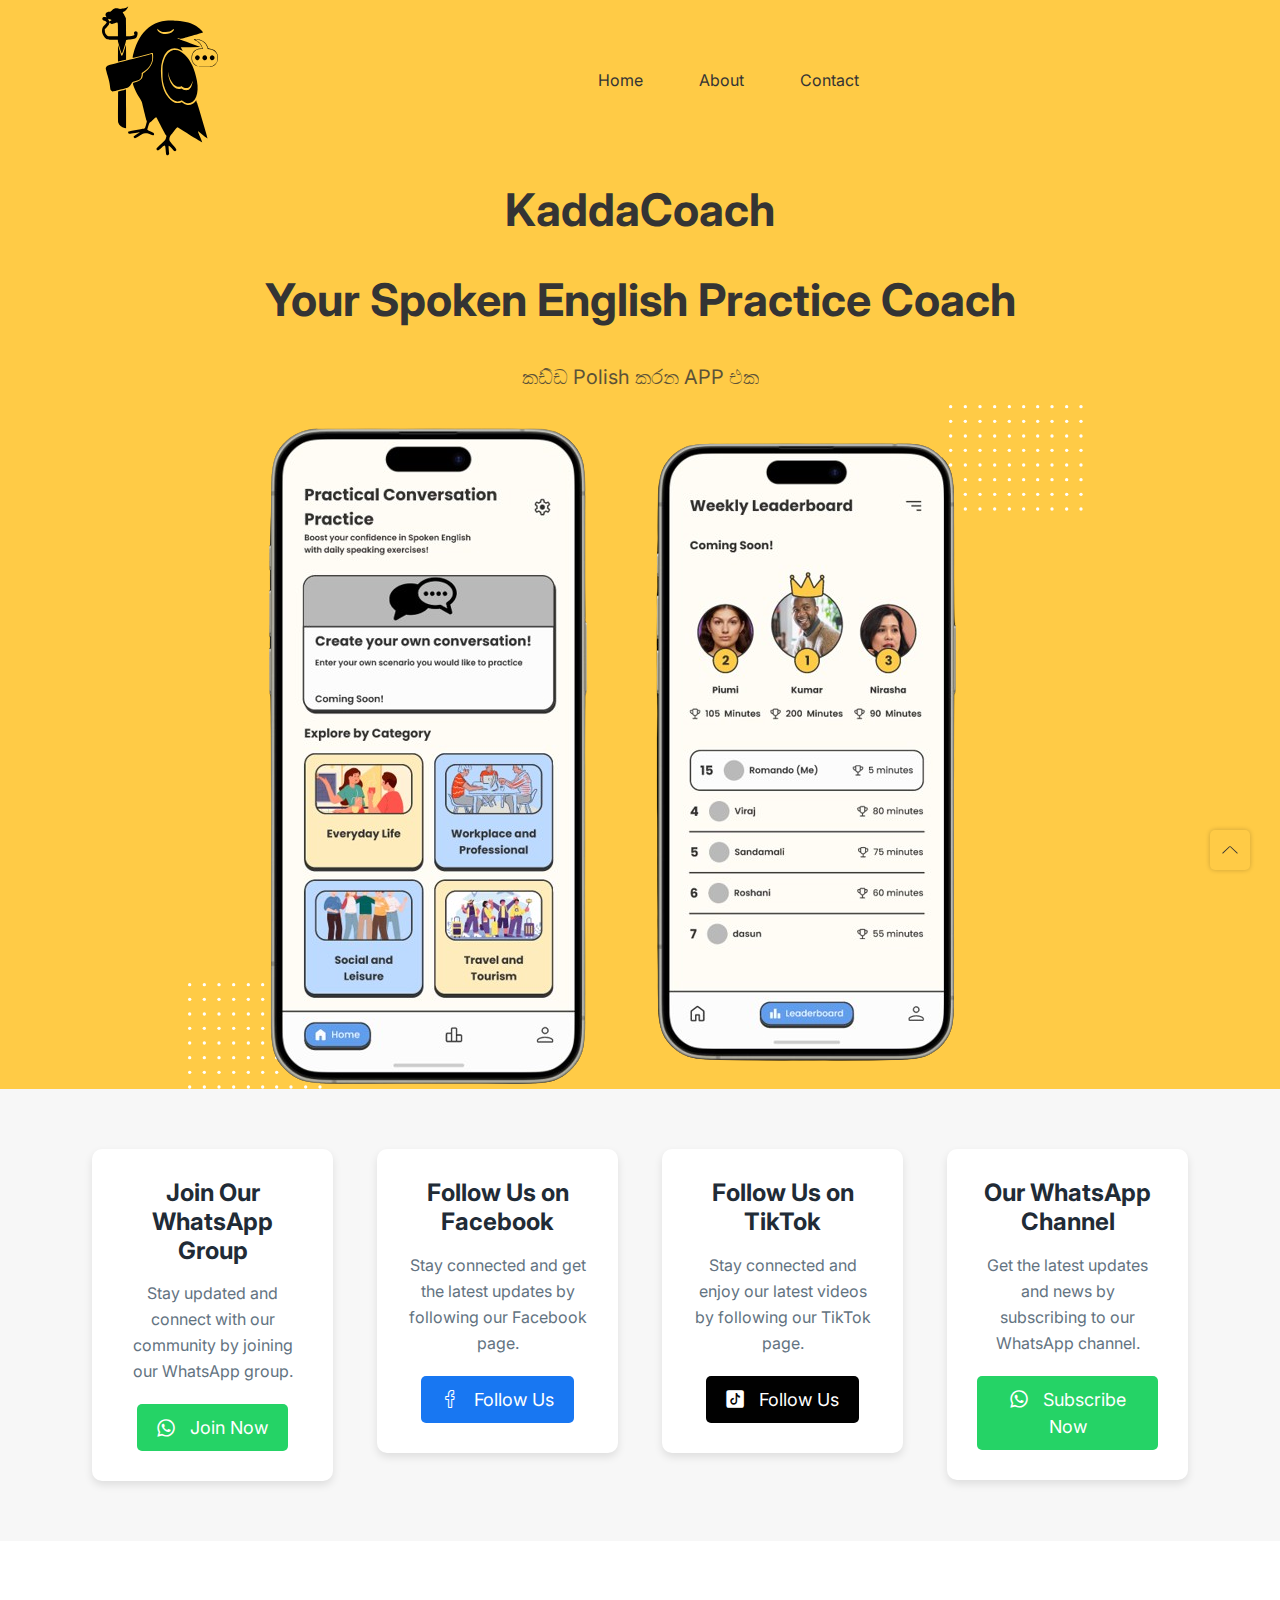
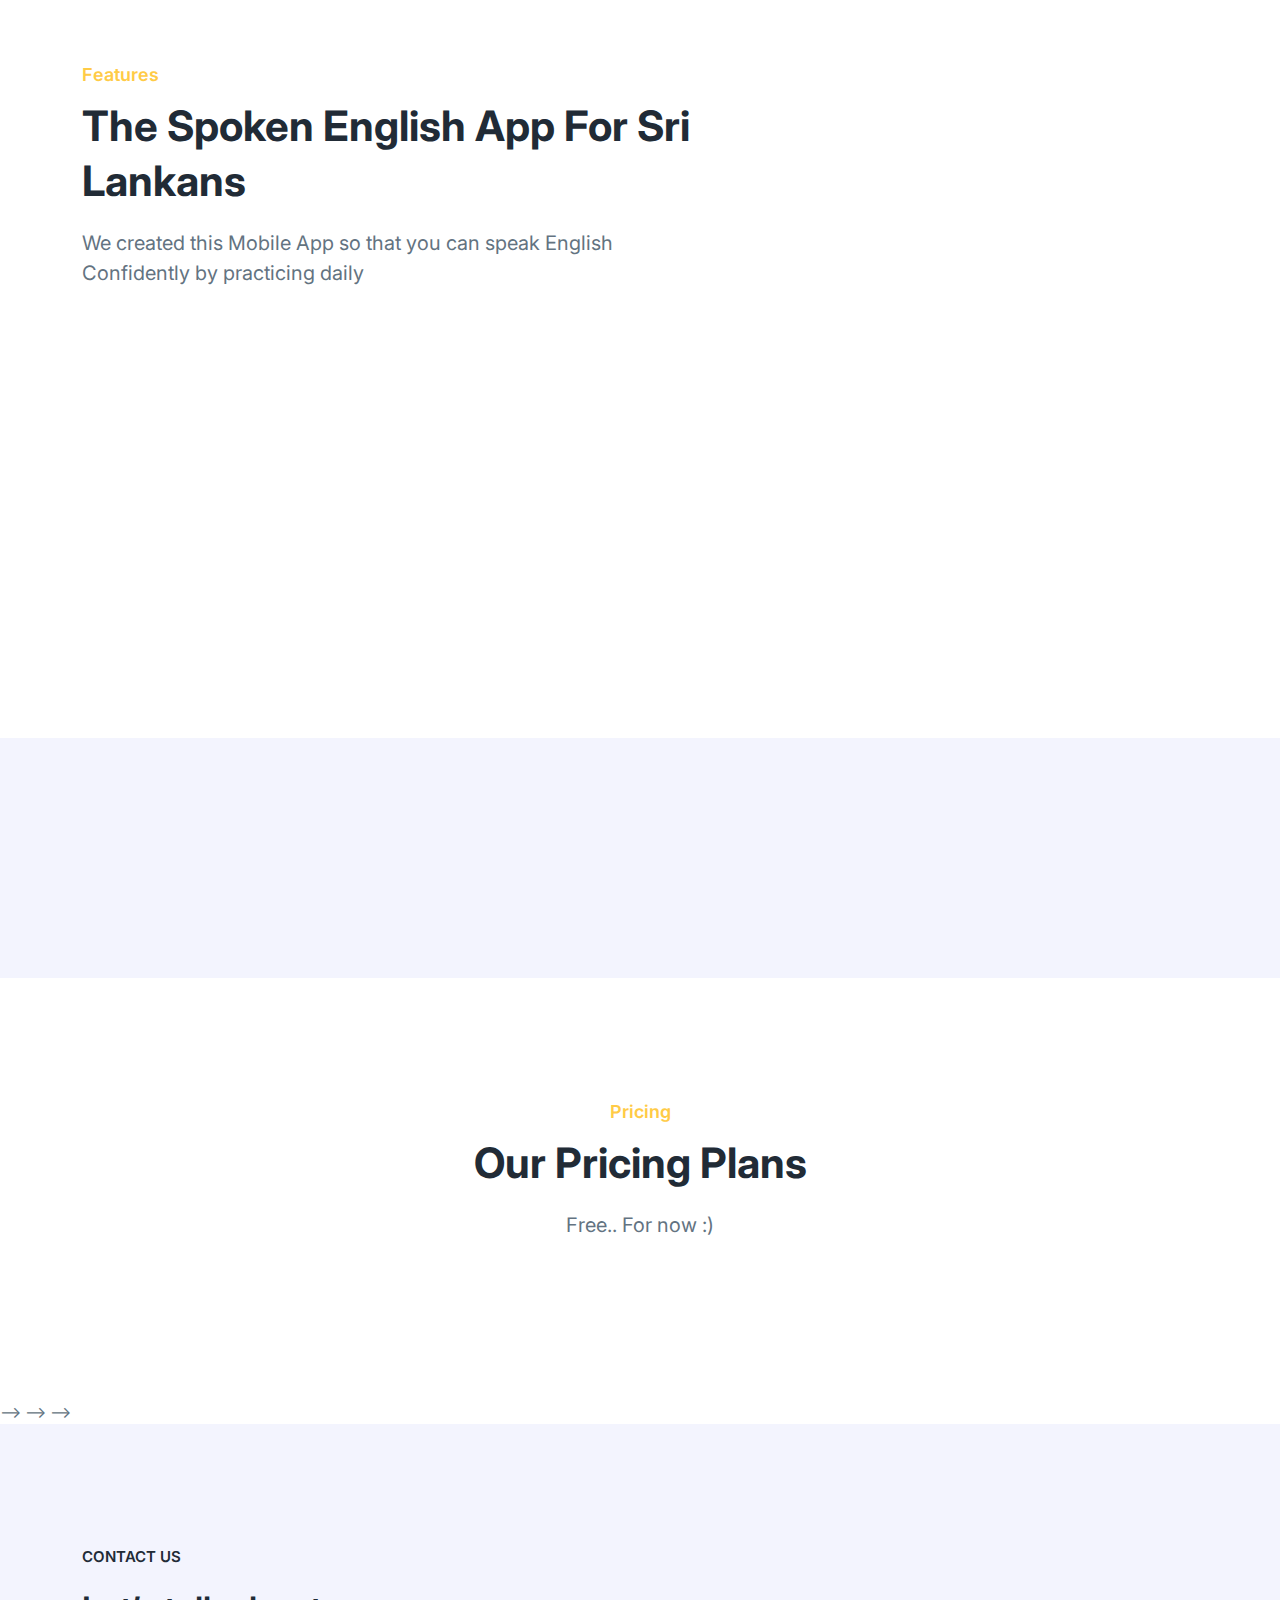
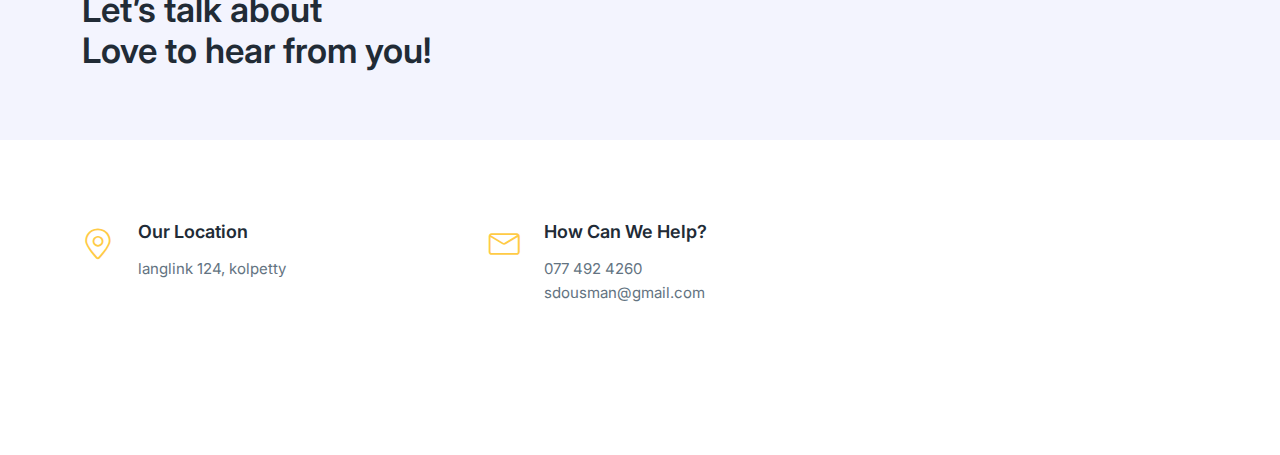
<file: index.html>
<!-- =========

	Template Name: Play
	Author: UIdeck
	Author URI: https://uideck.com/
	Support: https://uideck.com/support/
	Version: 1.1

========== -->

<!DOCTYPE html>
<html lang="en">
  <head>
    <meta charset="UTF-8" />
    <meta http-equiv="X-UA-Compatible" content="IE=edge" />
    <meta name="viewport" content="width=device-width, initial-scale=1.0" />
    <title>Play | Free Startup and SaaS Landing Page Template by UIdeck</title>

    <!-- Primary Meta Tags -->
<meta name="title" content="Play - Free Open Source HTML Bootstrap Template by UIdeck">
<meta name="description" content="Play - Free Open Source HTML Bootstrap Template by UIdeck Team">

<!-- Open Graph / Facebook -->
<meta property="og:type" content="website">
<meta property="og:url" content="https://uideck.com/play/">
<meta property="og:title" content="Play - Free Open Source HTML Bootstrap Template by UIdeck">
<meta property="og:description" content="Play - Free Open Source HTML Bootstrap Template by UIdeck Team">
<meta property="og:image" content="https://uideck.com/wp-content/uploads/2021/09/play-meta-bs.jpg">

<!-- Twitter -->
<meta property="twitter:card" content="summary_large_image">
<meta property="twitter:url" content="https://uideck.com/play/">
<meta property="twitter:title" content="Play - Free Open Source HTML Bootstrap Template by UIdeck">
<meta property="twitter:description" content="Play - Free Open Source HTML Bootstrap Template by UIdeck Team">
<meta property="twitter:image" content="https://uideck.com/wp-content/uploads/2021/09/play-meta-bs.jpg">

    <!--====== Favicon Icon ======-->
    <link
      rel="shortcut icon"
      href="assets/images/favicon.svg"
      type="image/svg"
    />

    <!-- ===== All CSS files ===== -->
    <link rel="stylesheet" href="assets/css/bootstrap.min.css" />
    <link rel="stylesheet" href="assets/css/animate.css" />
    <link rel="stylesheet" href="assets/css/lineicons.css" />
    <link rel="stylesheet" href="assets/css/ud-styles.css" />
  </head>
  <body>
    <!-- ====== Header Start ====== -->
    <header class="ud-header">
      <div class="container">
        <div class="row">
          <div class="col-lg-12">
            <nav class="navbar navbar-expand-lg">
              <a class="navbar-brand" href="index.html">
                <img src="assets/images/logo/logo.svg" alt="Logo" />
              </a>
              <button class="navbar-toggler">
                <span class="toggler-icon"> </span>
                <span class="toggler-icon"> </span>
                <span class="toggler-icon"> </span>
              </button>

              <div class="navbar-collapse">
                <ul id="nav" class="navbar-nav mx-auto">
                  <li class="nav-item">
                    <a class="ud-menu-scroll" href="#home">Home</a>
                  </li>

                  <li class="nav-item">
                    <a class="ud-menu-scroll" href="#features">About</a>
                  </li>
                  <!-- <li class="nav-item">
                    <a class="ud-menu-scroll" href="#pricing">Pricing</a>
                  </li>
                  <li class="nav-item">
                    <a class="ud-menu-scroll" href="#team">Team</a>
                  </li> -->
                  <li class="nav-item">
                    <a class="ud-menu-scroll" href="#contact">Contact</a>
                  </li>
        
                </ul>
              </div>

             
            </nav>
          </div>
        </div>
      </div>
    </header>
    <!-- ====== Header End ====== -->

    <!-- ====== Hero Start ====== -->
    <section class="ud-hero" id="home">
      <div class="container">
        <div class="row">
          <div class="col-lg-12">
            <div class="ud-hero-content wow fadeInUp" data-wow-delay=".2s">
              <h1 class="ud-hero-title">
               KaddaCoach
              </h1>
               
               <h1 class="ud-hero-title">
                Your Spoken English Practice Coach
               </h1>
              
              <p class="ud-hero-desc">
                කඩ්ඩ Polish කරන APP එක

              </p>
           <!--    <ul class="ud-hero-buttons">
                <li>
                  <a href="https://links.uideck.com/play-bootstrap-download" rel="nofollow noopener" target="_blank" class="ud-main-btn ud-white-btn">
                    Download Now
                  </a>
                </li>
                <li>
                  <a href="https://github.com/uideck/play-bootstrap" rel="nofollow noopener" target="_blank" class="ud-main-btn ud-link-btn">
                    Learn More <i class="lni lni-arrow-right"></i>
                  </a>
                </li>
              </ul> -->
            </div>
          <!--  <div
              class="ud-hero-brands-wrapper wow fadeInUp"
              data-wow-delay=".3s"
            >
              <img src="assets/images/hero/brand.svg" alt="brand" />
            </div> -->
            <div class="ud-hero-image wow fadeInUp" data-wow-delay=".25s">
              <!-- <img src="assets/images/hero/hero-image.svg" alt="hero-image" /> -->
              <img src="assets/images/mobile/mobile-screen-main.png" alt="hero-image" />
              <img src="assets/images/mobile/mobile-screen-main-2.png" alt="hero-image" />
              <img
                src="assets/images/hero/dotted-shape.svg"
                alt="shape"
                class="shape shape-1"
              />
              <img
                src="assets/images/hero/dotted-shape.svg"
                alt="shape"
                class="shape shape-2"
              />
            </div>
          </div>
        </div>
      </div>
      <div class="join-social-group-section">
        <div class="container">
          <div class="row justify-content-center">
            <div class="col-md-3 text-center">
              <div class="social-join-box whatsapp-group-box">
                <h2 class="join-title">Join Our WhatsApp Group</h2>
                <p class="join-description">
                  Stay updated and connect with our community by joining our WhatsApp group.
                </p>
                <a href="https://chat.whatsapp.com/EIMpB3QmUXZ9uoZm3MYhui" class="join-button" target="_blank">
                  <i class="lni lni-whatsapp"></i> Join Now
                </a>
              </div>
            </div>
            <div class="col-md-3 text-center">
              <div class="social-join-box facebook-box">
                <h2 class="join-title">Follow Us on Facebook</h2>
                <p class="join-description">
                  Stay connected and get the latest updates by following our Facebook page.
                </p>
                <a href="https://www.facebook.com/p/Kadda-Coach-61559646699993" class="join-button facebook-button" target="_blank">
                  <i class="lni lni-facebook"></i> Follow Us
                </a>
              </div>
            </div>
            <div class="col-md-3 text-center">
              <div class="social-join-box tiktok-box">
                <h2 class="join-title">Follow Us on TikTok</h2>
                <p class="join-description">
                  Stay connected and enjoy our latest videos by following our TikTok page.
                </p>
                <a href="https://www.tiktok.com/@kadda.coach.app" class="join-button tiktok-button" target="_blank">
                  <i class="lni lni-tiktok"></i> Follow Us
                </a>
              </div>
            </div>
            <div class="col-md-3 text-center">
              <div class="social-join-box whatsapp-channel-box">
                <h2 class="join-title">Our WhatsApp Channel</h2>
                <p class="join-description">
                  Get the latest updates and news by subscribing to our WhatsApp channel.
                </p>
                <a href="YOUR_WHATSAPP_CHANNEL_LINK" class="join-button" target="_blank">
                  <i class="lni lni-whatsapp"></i> Subscribe Now
                </a>
              </div>
            </div>
          </div>
        </div>
      </div>
      
      <style>
        .join-social-group-section {
          padding: 50px 0;
          background-color: #f7f7f7;
        }
      
        .social-join-box {
          background: #ffffff;
          padding: 30px;
          border-radius: 10px;
          box-shadow: 0 4px 8px rgba(0, 0, 0, 0.1);
          margin: 10px;
        }
      
        .join-title {
          font-size: 24px;
          font-weight: bold;
          margin-bottom: 15px;
        }
      
        .join-description {
          font-size: 16px;
          margin-bottom: 20px;
        }
      
        .join-button {
          display: inline-block;
          padding: 10px 20px;
          font-size: 18px;
          border-radius: 5px;
          text-decoration: none;
        }
      
        .whatsapp-group-box .join-button, .whatsapp-channel-box .join-button {
          background: #25d366;
          color: #fff;
        }
      
        .whatsapp-group-box .join-button:hover, .whatsapp-channel-box .join-button:hover {
          background: #20b358;
        }
      
        .facebook-box .join-button {
          background: #1877f2;
          color: #fff;
        }
      
        .facebook-box .join-button:hover {
          background: #155bb5;
        }
      
        .tiktok-box .join-button {
          background: #010101;
          color: #fff;
        }
      
        .tiktok-box .join-button:hover {
          background: #333333;
        }
      
        .join-button i {
          margin-right: 10px;
        }
      </style>
      
      </style>
      
      
    </section>
    <!-- ====== Hero End ====== -->

    <!-- ====== Features Start ====== -->
    <section id="features" class="ud-features">
      <div class="container">
        <div class="row">
          <div class="col-lg-12">
            <div class="ud-section-title">
              <span>Features</span>
              <h2>The Spoken English App for Sri Lankans</h2>
              <p>
                We created this Mobile App so that you can speak English Confidently
                by practicing daily
              </p>
            </div>
          </div>
        </div>
        <div class="row">
          <div class="col-xl-3 col-lg-3 col-sm-6">
            <div class="ud-single-feature wow fadeInUp" data-wow-delay=".1s">
              <div class="ud-feature-icon">
                <i class="lni lni-comments"></i>
              </div>
              <div class="ud-feature-content">
                <h3 class="ud-feature-title">Practical Conversation Practice</h3>
                <p class="ud-feature-desc">
                  Practice practical day-to-day conversations with the app
                </p>
              </div>
            </div>
          </div>
          <div class="col-xl-3 col-lg-3 col-sm-6">
            <div class="ud-single-feature wow fadeInUp" data-wow-delay=".15s">
              <div class="ud-feature-icon">
                <i class="lni lni-microphone"></i>
              </div>
              <div class="ud-feature-content">
                <h3 class="ud-feature-title">Hear yourself Speak</h3>
                <p class="ud-feature-desc">
                  Hear recordings of your conversations with the app and check your pronunciation
                </p>
              </div>
            </div>
          </div>
          <div class="col-xl-3 col-lg-3 col-sm-6">
            <div class="ud-single-feature wow fadeInUp" data-wow-delay=".2s">
              <div class="ud-feature-icon">
                <i class="lni lni-pencil-alt"></i>
              </div>
              <div class="ud-feature-content">
                <h3 class="ud-feature-title">Create your own conversations</h3>
                <p class="ud-feature-desc">
                  Enter the scenario prompt that you'd like to practice and let AI generate it for you!
                </p>
              </div>
            </div>
          </div>
          <div class="col-xl-3 col-lg-3 col-sm-6">
            <div class="ud-single-feature wow fadeInUp" data-wow-delay=".25s">
              <div class="ud-feature-icon">
                <i class="lni lni-star"></i></i>
              </div>
              <div class="ud-feature-content">
                <h3 class="ud-feature-title">Weekly Leaderboards</h3>
                <p class="ud-feature-desc">
                  See how you compare against fellow learners and stand a chance to win prizes!
                </p>
              </div>
            </div>
          </div>
        </div>
        
      </div>
    </section>
    <!-- ====== Features End ====== -->

    <!-- ====== About Start ====== -->
    <section id="about" class="ud-about">
     <!-- <div class="container">
        <div class="ud-about-wrapper wow fadeInUp" data-wow-delay=".2s">
          <div class="ud-about-content-wrapper">
            <div class="ud-about-content">
              <span class="tag">About Us</span>
              <h2>Brilliant Toolkit to Build Nextgen Website Faster.</h2>
              <p>
                The main ‘thrust’ is to focus on educating attendees on how to
                best protect highly vulnerable business applications with
                interactive panel discussions and roundtables led by subject
                matter experts.
              </p>

              <p>
                The main ‘thrust’ is to focus on educating attendees on how to
                best protect highly vulnerable business applications with
                interactive panel.
              </p>
              <a href="javascript:void(0)" class="ud-main-btn">Learn More</a>
            </div>
          </div>
          <div class="ud-about-image">
            <img src="assets/images/about/about-image.svg" alt="about-image" />
          </div>
        </div>
      </div> -->
    </section>
    <!-- ====== About End ====== -->

    <!-- ====== Pricing Start ====== -->
    <section id="pricing" class="ud-pricing">
      <div class="container">
        <div class="row">
          <div class="col-lg-12">
            <div class="ud-section-title mx-auto text-center">
              <span>Pricing</span>
              <h2>Our Pricing Plans</h2>
              <p>
                Free.. For now :)
              </p>
            </div>
          </div>
        </div>

      <!--  <div class="row g-0 align-items-center justify-content-center">
          <div class="col-lg-4 col-md-6 col-sm-10">
            <div
              class="ud-single-pricing first-item wow fadeInUp"
              data-wow-delay=".15s"
            >
              <div class="ud-pricing-header">
                <h3>STARTING FROM</h3>
                <h4>$ 19.99/mo</h4>
              </div>
              <div class="ud-pricing-body">
                <ul>
                  <li>5 User</li>
                  <li>All UI components</li>
                  <li>Lifetime access</li>
                  <li>Free updates</li>
                  <li>Use on 1 (one) project</li>
                  <li>4 Months support</li>
                </ul>
              </div>
              <div class="ud-pricing-footer">
                <a href="javascript:void(0)" class="ud-main-btn ud-border-btn">
                  Purchase Now
                </a>
              </div>
            </div>
          </div>
          <div class="col-lg-4 col-md-6 col-sm-10">
            <div
              class="ud-single-pricing active wow fadeInUp"
              data-wow-delay=".1s"
            >
              <span class="ud-popular-tag">POPULAR</span>
              <div class="ud-pricing-header">
                <h3>STARTING FROM</h3>
                <h4>$ 30.99/mo</h4>
              </div>
              <div class="ud-pricing-body">
                <ul>
                  <li>5 User</li>
                  <li>All UI components</li>
                  <li>Lifetime access</li>
                  <li>Free updates</li>
                  <li>Use on 1 (one) project</li>
                  <li>4 Months support</li>
                </ul>
              </div>
              <div class="ud-pricing-footer">
                <a href="javascript:void(0)" class="ud-main-btn ud-white-btn">
                  Purchase Now
                </a>
              </div>
            </div>
          </div>
          <div class="col-lg-4 col-md-6 col-sm-10">
            <div
              class="ud-single-pricing last-item wow fadeInUp"
              data-wow-delay=".15s"
            >
              <div class="ud-pricing-header">
                <h3>STARTING FROM</h3>
                <h4>$ 70.99/mo</h4>
              </div>
              <div class="ud-pricing-body">
                <ul>
                  <li>5 User</li>
                  <li>All UI components</li>
                  <li>Lifetime access</li>
                  <li>Free updates</li>
                  <li>Use on 1 (one) project</li>
                  <li>4 Months support</li>
                </ul>
              </div>
              <div class="ud-pricing-footer">
                <a href="javascript:void(0)" class="ud-main-btn ud-border-btn">
                  Purchase Now
                </a>
              </div>
            </div>
          </div>
        </div> -->
      </div>
    </section>
    <!-- ====== Pricing End ====== -->

    <!-- ====== FAQ Start ====== -->
     <!-- 
    <section id="faq" class="ud-faq">
      <div class="shape">
        <img src="assets/images/faq/shape.svg" alt="shape" />
      </div>
  <div class="container">
        <div class="row">
          <div class="col-lg-12">
            <div class="ud-section-title text-center mx-auto">
              <span>FAQ</span>
              <h2>Any Questions? Answered</h2>
              <p>
                There are many variations of passages of Lorem Ipsum available
                but the majority have suffered alteration in some form.
              </p>
            </div>
          </div>
        </div>

        <div class="row">
          <div class="col-lg-6">
            <div class="ud-single-faq wow fadeInUp" data-wow-delay=".1s">
              <div class="accordion">
                <button
                  class="ud-faq-btn collapsed"
                  data-bs-toggle="collapse"
                  data-bs-target="#collapseOne"
                >
                  <span class="icon flex-shrink-0">
                    <i class="lni lni-chevron-down"></i>
                  </span>
                  <span>How to use UIdeck?</span>
                </button>
                <div id="collapseOne" class="accordion-collapse collapse">
                  <div class="ud-faq-body">
                    Lorem Ipsum is simply dummy text of the printing and
                    typesetting industry. Lorem Ipsum has been the industry's
                    standard dummy text ever since the 1500s, when an unknown
                    printer took a galley of type and scrambled it to make a
                    type specimen book.
                  </div>
                </div>
              </div>
            </div>
            <div class="ud-single-faq wow fadeInUp" data-wow-delay=".15s">
              <div class="accordion">
                <button
                  class="ud-faq-btn collapsed"
                  data-bs-toggle="collapse"
                  data-bs-target="#collapseTwo"
                >
                  <span class="icon flex-shrink-0">
                    <i class="lni lni-chevron-down"></i>
                  </span>
                  <span>How to download icons from Lineicons?</span>
                </button>
                <div id="collapseTwo" class="accordion-collapse collapse">
                  <div class="ud-faq-body">
                    Lorem Ipsum is simply dummy text of the printing and
                    typesetting industry. Lorem Ipsum has been the industry's
                    standard dummy text ever since the 1500s, when an unknown
                    printer took a galley of type and scrambled it to make a
                    type specimen book.
                  </div>
                </div>
              </div>
            </div>
            <div class="ud-single-faq wow fadeInUp" data-wow-delay=".2s">
              <div class="accordion">
                <button
                  class="ud-faq-btn collapsed"
                  data-bs-toggle="collapse"
                  data-bs-target="#collapseThree"
                >
                  <span class="icon flex-shrink-0">
                    <i class="lni lni-chevron-down"></i>
                  </span>
                  <span>Is GrayGrids part of UIdeck?</span>
                </button>
                <div id="collapseThree" class="accordion-collapse collapse">
                  <div class="ud-faq-body">
                    Lorem Ipsum is simply dummy text of the printing and
                    typesetting industry. Lorem Ipsum has been the industry's
                    standard dummy text ever since the 1500s, when an unknown
                    printer took a galley of type and scrambled it to make a
                    type specimen book.
                  </div>
                </div>
              </div>
            </div>
          </div>
          <div class="col-lg-6">
            <div class="ud-single-faq wow fadeInUp" data-wow-delay=".1s">
              <div class="accordion">
                <button
                  class="ud-faq-btn collapsed"
                  data-bs-toggle="collapse"
                  data-bs-target="#collapseFour"
                >
                  <span class="icon flex-shrink-0">
                    <i class="lni lni-chevron-down"></i>
                  </span>
                  <span>Can I use this template for commercial project?</span>
                </button>
                <div id="collapseFour" class="accordion-collapse collapse">
                  <div class="ud-faq-body">
                    Lorem Ipsum is simply dummy text of the printing and
                    typesetting industry. Lorem Ipsum has been the industry's
                    standard dummy text ever since the 1500s, when an unknown
                    printer took a galley of type and scrambled it to make a
                    type specimen book.
                  </div>
                </div>
              </div>
            </div>
            <div class="ud-single-faq wow fadeInUp" data-wow-delay=".15s">
              <div class="accordion">
                <button
                  class="ud-faq-btn collapsed"
                  data-bs-toggle="collapse"
                  data-bs-target="#collapseFive"
                >
                  <span class="icon flex-shrink-0">
                    <i class="lni lni-chevron-down"></i>
                  </span>
                  <span>Do you have plan releasing Play Pro?</span>
                </button>
                <div id="collapseFive" class="accordion-collapse collapse">
                  <div class="ud-faq-body">
                    Lorem Ipsum is simply dummy text of the printing and
                    typesetting industry. Lorem Ipsum has been the industry's
                    standard dummy text ever since the 1500s, when an unknown
                    printer took a galley of type and scrambled it to make a
                    type specimen book.
                  </div>
                </div>
              </div>
            </div>
            <div class="ud-single-faq wow fadeInUp" data-wow-delay=".2s">
              <div class="accordion">
                <button
                  class="ud-faq-btn collapsed"
                  data-bs-toggle="collapse"
                  data-bs-target="#collapseSix"
                >
                  <span class="icon flex-shrink-0">
                    <i class="lni lni-chevron-down"></i>
                  </span>
                  <span>Where and how to host this template?</span>
                </button>
                <div id="collapseSix" class="accordion-collapse collapse">
                  <div class="ud-faq-body">
                    Lorem Ipsum is simply dummy text of the printing and
                    typesetting industry. Lorem Ipsum has been the industry's
                    standard dummy text ever since the 1500s, when an unknown
                    printer took a galley of type and scrambled it to make a
                    type specimen book.
                  </div>
                </div>
              </div>
            </div>
          </div>
        </div>
      </div> 
    </section>
    <!-- ====== FAQ End ====== --> -->

    <!-- ====== Testimonials Start ====== -->
     <!-- 
    <section id="testimonials" class="ud-testimonials">
      <div class="container">
        <div class="row">
          <div class="col-lg-12">
            <div class="ud-section-title mx-auto text-center">
              <span>Testimonials</span>
              <h2>What our Customers Says</h2>
              <p>
                There are many variations of passages of Lorem Ipsum available
                but the majority have suffered alteration in some form.
              </p>
            </div>
          </div>
        </div>

        <div class="row">
          <div class="col-lg-4 col-md-6">
            <div
              class="ud-single-testimonial wow fadeInUp"
              data-wow-delay=".1s"
            >
              <div class="ud-testimonial-ratings">
                <i class="lni lni-star-filled"></i>
                <i class="lni lni-star-filled"></i>
                <i class="lni lni-star-filled"></i>
                <i class="lni lni-star-filled"></i>
                <i class="lni lni-star-filled"></i>
              </div>
              <div class="ud-testimonial-content">
                <p>
                  “Our members are so impressed. It's intuitive. It's clean.
                  It's distraction free. If you're building a community.
                </p>
              </div>
              <div class="ud-testimonial-info">
                <div class="ud-testimonial-image">
                  <img
                    src="assets/images/testimonials/author-01.png"
                    alt="author"
                  />
                </div>
                <div class="ud-testimonial-meta">
                  <h4>Sabo Masties</h4>
                  <p>Founder @UIdeck</p>
                </div>
              </div>
            </div>
          </div>
          <div class="col-lg-4 col-md-6">
            <div
              class="ud-single-testimonial wow fadeInUp"
              data-wow-delay=".15s"
            >
              <div class="ud-testimonial-ratings">
                <i class="lni lni-star-filled"></i>
                <i class="lni lni-star-filled"></i>
                <i class="lni lni-star-filled"></i>
                <i class="lni lni-star-filled"></i>
                <i class="lni lni-star-filled"></i>
              </div>
              <div class="ud-testimonial-content">
                <p>
                  “Our members are so impressed. It's intuitive. It's clean.
                  It's distraction free. If you're building a community.
                </p>
              </div>
              <div class="ud-testimonial-info">
                <div class="ud-testimonial-image">
                  <img
                    src="assets/images/testimonials/author-02.png"
                    alt="author"
                  />
                </div>
                <div class="ud-testimonial-meta">
                  <h4>Margin Gesmu</h4>
                  <p>Founder @Lineicons</p>
                </div>
              </div>
            </div>
          </div>
          <div class="col-lg-4 col-md-6">
            <div
              class="ud-single-testimonial wow fadeInUp"
              data-wow-delay=".2s"
            >
              <div class="ud-testimonial-ratings">
                <i class="lni lni-star-filled"></i>
                <i class="lni lni-star-filled"></i>
                <i class="lni lni-star-filled"></i>
                <i class="lni lni-star-filled"></i>
                <i class="lni lni-star-filled"></i>
              </div>
              <div class="ud-testimonial-content">
                <p>
                  “Our members are so impressed. It's intuitive. It's clean.
                  It's distraction free. If you're building a community.
                </p>
              </div>
              <div class="ud-testimonial-info">
                <div class="ud-testimonial-image">
                  <img
                    src="assets/images/testimonials/author-03.png"
                    alt="author"
                  />
                </div>
                <div class="ud-testimonial-meta">
                  <h4>William Smith</h4>
                  <p>Founder @GrayGrids</p>
                </div>
              </div>
            </div>
          </div>
        </div>
        <div class="row">
          <div class="col-lg-12">
            <div class="ud-brands wow fadeInUp" data-wow-delay=".2s">
              <div class="ud-title">
                <h6>Trusted and Used by</h6>
              </div>
              <div class="ud-brands-logo">
                <div class="ud-single-logo">
                  <img src="assets/images/brands/ayroui.svg" alt="ayroui" />
                </div>
                <div class="ud-single-logo">
                  <img src="assets/images/brands/uideck.svg" alt="uideck" />
                </div>
                <div class="ud-single-logo">
                  <img
                    src="assets/images/brands/graygrids.svg"
                    alt="graygrids"
                  />
                </div>
                <div class="ud-single-logo">
                  <img
                    src="assets/images/brands/lineicons.svg"
                    alt="lineicons"
                  />
                </div>
                <div class="ud-single-logo">
                  <img
                    src="assets/images/brands/ecommerce-html.svg"
                    alt="ecommerce-html"
                  />
                </div>
              </div>
            </div>
          </div>
        </div>
      </div>
    </section>
    <!-- ====== Testimonials End ====== -->
    -->

    <!-- ====== Team Start ====== -->
     <!-- 
    <section id="team" class="ud-team">
      <div class="container">
        <div class="row">
          <div class="col-lg-12">
            <div class="ud-section-title mx-auto text-center">
              <span>Our Team</span>
              <h2>Meet The Team</h2>
              <p>
                There are many variations of passages of Lorem Ipsum available
                but the majority have suffered alteration in some form.
              </p>
            </div>
          </div>
        </div>

        <div class="row">
          <div class="col-xl-3 col-lg-3 col-sm-6">
            <div class="ud-single-team wow fadeInUp" data-wow-delay=".1s">
              <div class="ud-team-image-wrapper">
                <div class="ud-team-image">
                  <img src="assets/images/team/team-01.png" alt="team" />
                </div>

                <img
                  src="assets/images/team/dotted-shape.svg"
                  alt="shape"
                  class="shape shape-1"
                />
                <img
                  src="assets/images/team/shape-2.svg"
                  alt="shape"
                  class="shape shape-2"
                />
              </div>
              <div class="ud-team-info">
                <h5>Adveen Desuza</h5>
                <h6>UI Designer</h6>
              </div>
              <ul class="ud-team-socials">
                <li>
                  <a href="https://twitter.com/MusharofChy">
                    <i class="lni lni-facebook-filled"></i>
                  </a>
                </li>
                <li>
                  <a href="https://twitter.com/MusharofChy">
                    <i class="lni lni-twitter-filled"></i>
                  </a>
                </li>
                <li>
                  <a href="https://twitter.com/MusharofChy">
                    <i class="lni lni-instagram-filled"></i>
                  </a>
                </li>
              </ul>
            </div>
          </div>
          <div class="col-xl-3 col-lg-3 col-sm-6">
            <div class="ud-single-team wow fadeInUp" data-wow-delay=".15s">
              <div class="ud-team-image-wrapper">
                <div class="ud-team-image">
                  <img src="assets/images/team/team-02.png" alt="team" />
                </div>

                <img
                  src="assets/images/team/dotted-shape.svg"
                  alt="shape"
                  class="shape shape-1"
                />
                <img
                  src="assets/images/team/shape-2.svg"
                  alt="shape"
                  class="shape shape-2"
                />
              </div>
              <div class="ud-team-info">
                <h5>Jezmin uniya</h5>
                <h6>Product Designer</h6>
              </div>
              <ul class="ud-team-socials">
                <li>
                  <a href="https://twitter.com/MusharofChy">
                    <i class="lni lni-facebook-filled"></i>
                  </a>
                </li>
                <li>
                  <a href="https://twitter.com/MusharofChy">
                    <i class="lni lni-twitter-filled"></i>
                  </a>
                </li>
                <li>
                  <a href="https://twitter.com/MusharofChy">
                    <i class="lni lni-instagram-filled"></i>
                  </a>
                </li>
              </ul>
            </div>
          </div>
          <div class="col-xl-3 col-lg-3 col-sm-6">
            <div class="ud-single-team wow fadeInUp" data-wow-delay=".2s">
              <div class="ud-team-image-wrapper">
                <div class="ud-team-image">
                  <img src="assets/images/team/team-03.png" alt="team" />
                </div>

                <img
                  src="assets/images/team/dotted-shape.svg"
                  alt="shape"
                  class="shape shape-1"
                />
                <img
                  src="assets/images/team/shape-2.svg"
                  alt="shape"
                  class="shape shape-2"
                />
              </div>
              <div class="ud-team-info">
                <h5>Andrieo Gloree</h5>
                <h6>App Developer</h6>
              </div>
              <ul class="ud-team-socials">
                <li>
                  <a href="https://twitter.com/MusharofChy">
                    <i class="lni lni-facebook-filled"></i>
                  </a>
                </li>
                <li>
                  <a href="https://twitter.com/MusharofChy">
                    <i class="lni lni-twitter-filled"></i>
                  </a>
                </li>
                <li>
                  <a href="https://twitter.com/MusharofChy">
                    <i class="lni lni-instagram-filled"></i>
                  </a>
                </li>
              </ul>
            </div>
          </div>
          <div class="col-xl-3 col-lg-3 col-sm-6">
            <div class="ud-single-team wow fadeInUp" data-wow-delay=".25s">
              <div class="ud-team-image-wrapper">
                <div class="ud-team-image">
                  <img src="assets/images/team/team-04.png" alt="team" />
                </div>

                <img
                  src="assets/images/team/dotted-shape.svg"
                  alt="shape"
                  class="shape shape-1"
                />
                <img
                  src="assets/images/team/shape-2.svg"
                  alt="shape"
                  class="shape shape-2"
                />
              </div>
              <div class="ud-team-info">
                <h5>Jackie Sanders</h5>
                <h6>Content Writer</h6>
              </div>
              <ul class="ud-team-socials">
                <li>
                  <a href="https://twitter.com/MusharofChy">
                    <i class="lni lni-facebook-filled"></i>
                  </a>
                </li>
                <li>
                  <a href="https://twitter.com/MusharofChy">
                    <i class="lni lni-twitter-filled"></i>
                  </a>
                </li>
                <li>
                  <a href="https://twitter.com/MusharofChy">
                    <i class="lni lni-instagram-filled"></i>
                  </a>
                </li>
              </ul>
            </div>
          </div>
        </div>
      </div>
    </section>
    <!-- ====== Team End ====== -->
  -->

    <!-- ====== Contact Start ====== -->
    <section id="contact" class="ud-contact">
      <div class="container">
        <div class="row align-items-center">
          <div class="col-xl-8 col-lg-7">
            <div class="ud-contact-content-wrapper">
              <div class="ud-contact-title">
                <span>CONTACT US</span>
                <h2>
                  Let’s talk about <br />
                  Love to hear from you!
                </h2>
              </div>
              <div class="ud-contact-info-wrapper">
                <div class="ud-single-info">
                  <div class="ud-info-icon">
                    <i class="lni lni-map-marker"></i>
                  </div>
                  <div class="ud-info-meta">
                    <h5>Our Location</h5>
                    <p>langlink 124, kolpetty</p>
                  </div>
                </div>
                <div class="ud-single-info">
                  <div class="ud-info-icon">
                    <i class="lni lni-envelope"></i>
                  </div>
                  <div class="ud-info-meta">
                    <h5>How Can We Help?</h5>
                    <p>077 492 4260</p>
                    <p>sdousman@gmail.com</p>
                  </div>
                </div>
              </div>
            </div>
          </div>
         
        </div>
      </div>
    </section>
    <!-- ====== Contact End ====== -->

    <!-- ====== Footer Start ====== -->
  <!--  <footer class="ud-footer wow fadeInUp" data-wow-delay=".15s">
      <div class="shape shape-1">
        <img src="assets/images/footer/shape-1.svg" alt="shape" />
      </div>
      <div class="shape shape-2">
        <img src="assets/images/footer/shape-2.svg" alt="shape" />
      </div>
      <div class="shape shape-3">
        <img src="assets/images/footer/shape-3.svg" alt="shape" />
      </div>
      <div class="ud-footer-widgets">
        <div class="container">
          <div class="row">
            <div class="col-xl-3 col-lg-4 col-md-6">
              <div class="ud-widget">
                <a href="index.html" class="ud-footer-logo">
                  <img src="assets/images/logo/logo.svg" alt="logo" />
                </a>
                <p class="ud-widget-desc">
                  We create digital experiences for brands and companies by
                  using technology.
                </p>
                <ul class="ud-widget-socials">
                  <li>
                    <a href="https://twitter.com/MusharofChy">
                      <i class="lni lni-facebook-filled"></i>
                    </a>
                  </li>
                  <li>
                    <a href="https://twitter.com/MusharofChy">
                      <i class="lni lni-twitter-filled"></i>
                    </a>
                  </li>
                  <li>
                    <a href="https://twitter.com/MusharofChy">
                      <i class="lni lni-instagram-filled"></i>
                    </a>
                  </li>
                  <li>
                    <a href="https://twitter.com/MusharofChy">
                      <i class="lni lni-linkedin-original"></i>
                    </a>
                  </li>
                </ul>
              </div>
            </div>

            <div class="col-xl-2 col-lg-2 col-md-6 col-sm-6">
              <div class="ud-widget">
                <h5 class="ud-widget-title">About Us</h5>
                <ul class="ud-widget-links">
                  <li>
                    <a href="javascript:void(0)">Home</a>
                  </li>
                  <li>
                    <a href="javascript:void(0)">Features</a>
                  </li>
                  <li>
                    <a href="javascript:void(0)">About</a>
                  </li>
                  <li>
                    <a href="javascript:void(0)">Testimonial</a>
                  </li>
                </ul>
              </div>
            </div>
            <div class="col-xl-2 col-lg-3 col-md-6 col-sm-6">
              <div class="ud-widget">
                <h5 class="ud-widget-title">Features</h5>
                <ul class="ud-widget-links">
                  <li>
                    <a href="javascript:void(0)">How it works</a>
                  </li>
                  <li>
                    <a href="javascript:void(0)">Privacy policy</a>
                  </li>
                  <li>
                    <a href="javascript:void(0)">Terms of service</a>
                  </li>
                  <li>
                    <a href="javascript:void(0)">Refund policy</a>
                  </li>
                </ul>
              </div>
            </div>
            <div class="col-xl-2 col-lg-3 col-md-6 col-sm-6">
              <div class="ud-widget">
                <h5 class="ud-widget-title">Our Products</h5>
                <ul class="ud-widget-links">
                  <li>
                    <a
                      href="https://lineicons.com/"
                      rel="nofollow noopner"
                      target="_blank"
                      >Lineicons
                    </a>
                  </li>
                  <li>
                    <a
                      href="https://ecommercehtml.com/"
                      rel="nofollow noopner"
                      target="_blank"
                      >Ecommerce HTML</a
                    >
                  </li>
                  <li>
                    <a
                      href="https://ayroui.com/"
                      rel="nofollow noopner"
                      target="_blank"
                      >Ayro UI</a
                    >
                  </li>
                  <li>
                    <a
                      href="https://graygrids.com/"
                      rel="nofollow noopner"
                      target="_blank"
                      >Plain Admin</a
                    >
                  </li>
                </ul>
              </div>
            </div>
            <div class="col-xl-3 col-lg-6 col-md-8 col-sm-10">
              <div class="ud-widget">
                <h5 class="ud-widget-title">Partners</h5>
                <ul class="ud-widget-brands">
                  <li>
                    <a
                      href="https://ayroui.com/"
                      rel="nofollow noopner"
                      target="_blank"
                    >
                      <img
                        src="assets/images/footer/brands/ayroui.svg"
                        alt="ayroui"
                      />
                    </a>
                  </li>
                  <li>
                    <a
                      href="https://ecommercehtml.com/"
                      rel="nofollow noopner"
                      target="_blank"
                    >
                      <img
                        src="assets/images/footer/brands/ecommerce-html.svg"
                        alt="ecommerce-html"
                      />
                    </a>
                  </li>
                  <li>
                    <a
                      href="https://graygrids.com/"
                      rel="nofollow noopner"
                      target="_blank"
                    >
                      <img
                        src="assets/images/footer/brands/graygrids.svg"
                        alt="graygrids"
                      />
                    </a>
                  </li>
                  <li>
                    <a
                      href="https://lineicons.com/"
                      rel="nofollow noopner"
                      target="_blank"
                    >
                      <img
                        src="assets/images/footer/brands/lineicons.svg"
                        alt="lineicons"
                      />
                    </a>
                  </li>
                  <li>
                    <a
                      href="https://uideck.com/"
                      rel="nofollow noopner"
                      target="_blank"
                    >
                      <img
                        src="assets/images/footer/brands/uideck.svg"
                        alt="uideck"
                      />
                    </a>
                  </li>
                  <li>
                    <a
                      href="https://tailwindtemplates.co/"
                      rel="nofollow noopner"
                      target="_blank"
                    >
                      <img
                        src="assets/images/footer/brands/tailwindtemplates.svg"
                        alt="tailwindtemplates"
                      />
                    </a>
                  </li>
                </ul>
              </div>
            </div>
          </div>
        </div>
      </div>
      <div class="ud-footer-bottom">
        <div class="container">
          <div class="row">
            <div class="col-md-8">
              <ul class="ud-footer-bottom-left">
                <li>
                  <a href="javascript:void(0)">Privacy policy</a>
                </li>
                <li>
                  <a href="javascript:void(0)">Support policy</a>
                </li>
                <li>
                  <a href="javascript:void(0)">Terms of service</a>
                </li>
              </ul>
            </div>
            <div class="col-md-4">
              <p class="ud-footer-bottom-right">
                Designed and Developed by
                <a href="https://uideck.com" rel="nofollow">UIdeck</a>
              </p>
            </div>
          </div>
        </div>
      </div>
    </footer> -->
    <!-- ====== Footer End ====== -->

    <!-- ====== Back To Top Start ====== -->
    <a href="javascript:void(0)" class="back-to-top">
      <i class="lni lni-chevron-up"> </i>
    </a>
    <!-- ====== Back To Top End ====== -->

    <!-- ====== All Javascript Files ====== -->
    <script src="assets/js/bootstrap.bundle.min.js"></script>
    <script src="assets/js/wow.min.js"></script>
    <script src="assets/js/main.js"></script>
    <script>
      // ==== for menu scroll
      const pageLink = document.querySelectorAll(".ud-menu-scroll");

      pageLink.forEach((elem) => {
        elem.addEventListener("click", (e) => {
          e.preventDefault();
          document.querySelector(elem.getAttribute("href")).scrollIntoView({
            behavior: "smooth",
            offsetTop: 1 - 60,
          });
        });
      });

      // section menu active
      function onScroll(event) {
        const sections = document.querySelectorAll(".ud-menu-scroll");
        const scrollPos =
          window.pageYOffset ||
          document.documentElement.scrollTop ||
          document.body.scrollTop;

        for (let i = 0; i < sections.length; i++) {
          const currLink = sections[i];
          const val = currLink.getAttribute("href");
          const refElement = document.querySelector(val);
          const scrollTopMinus = scrollPos + 73;
          if (
            refElement.offsetTop <= scrollTopMinus &&
            refElement.offsetTop + refElement.offsetHeight > scrollTopMinus
          ) {
            document
              .querySelector(".ud-menu-scroll")
              .classList.remove("active");
            currLink.classList.add("active");
          } else {
            currLink.classList.remove("active");
          }
        }
      }

      window.document.addEventListener("scroll", onScroll);
    </script>
  </body>
</html>
</file>
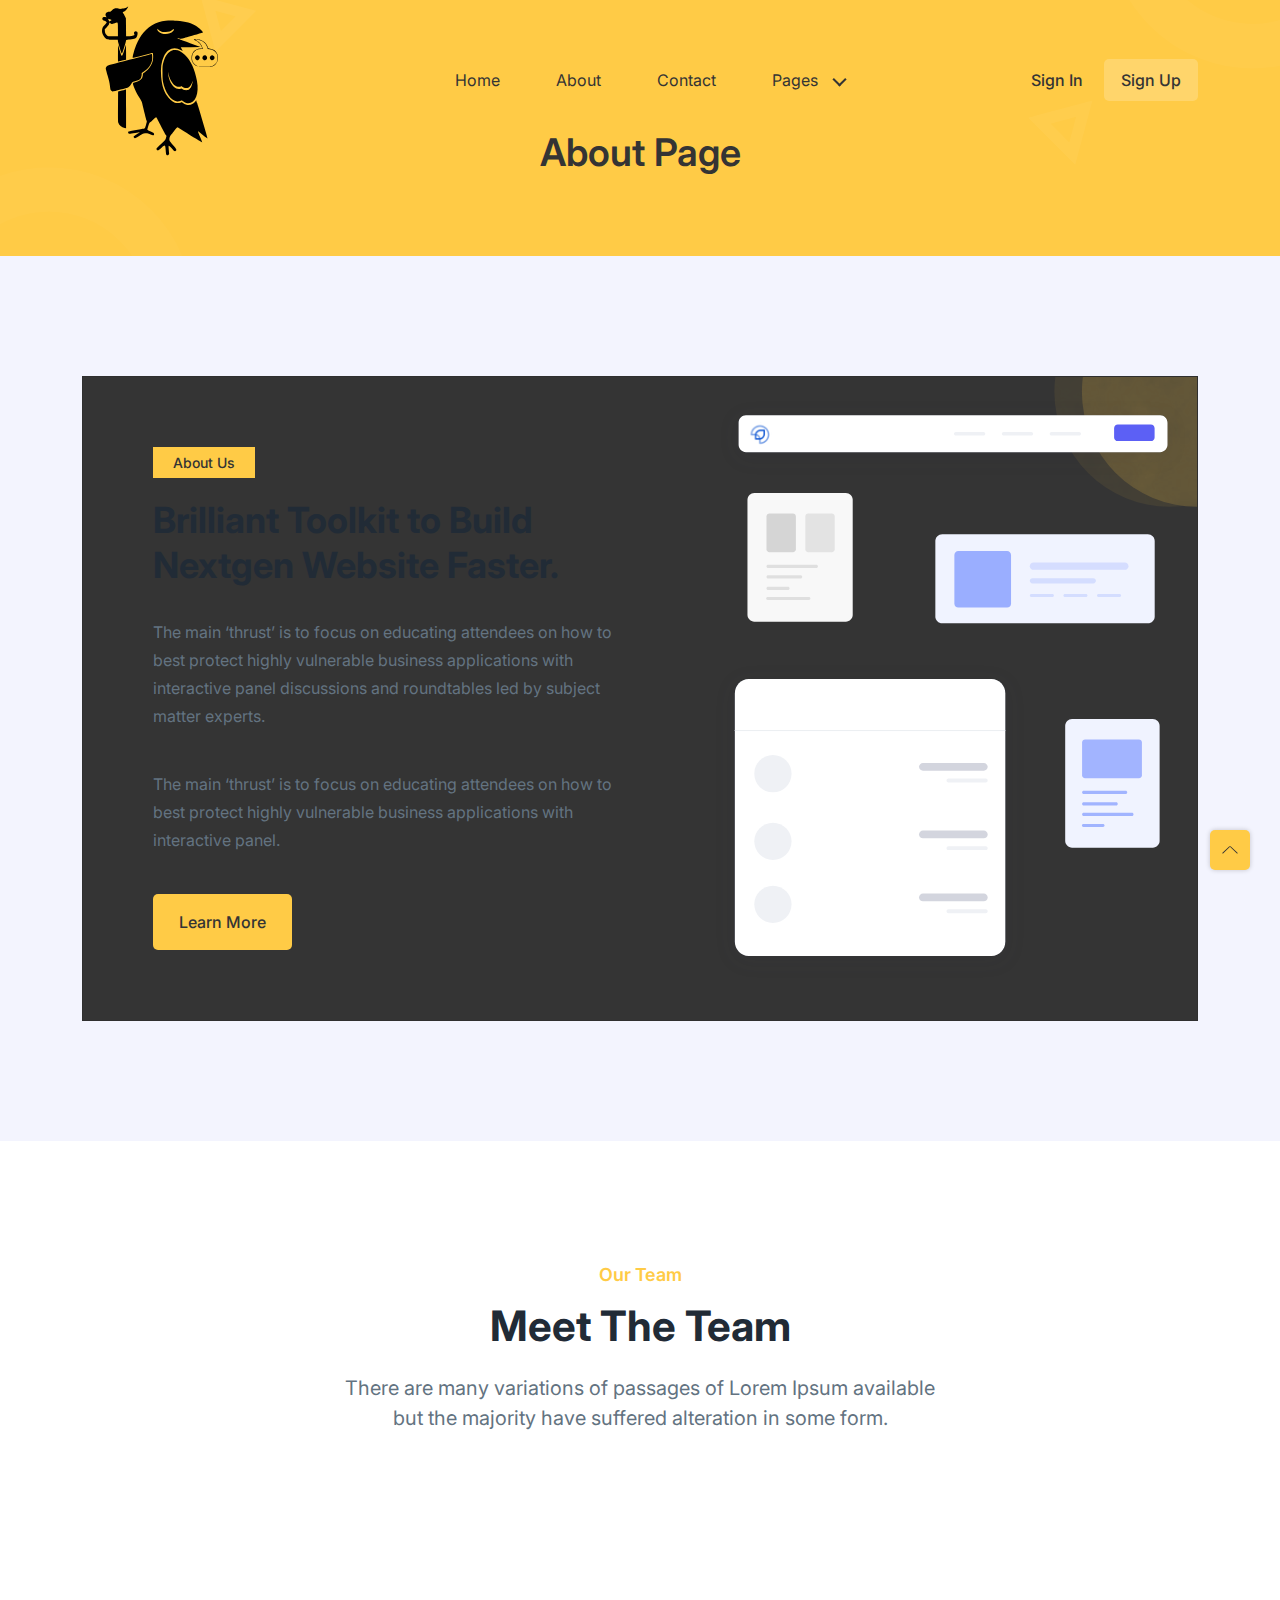
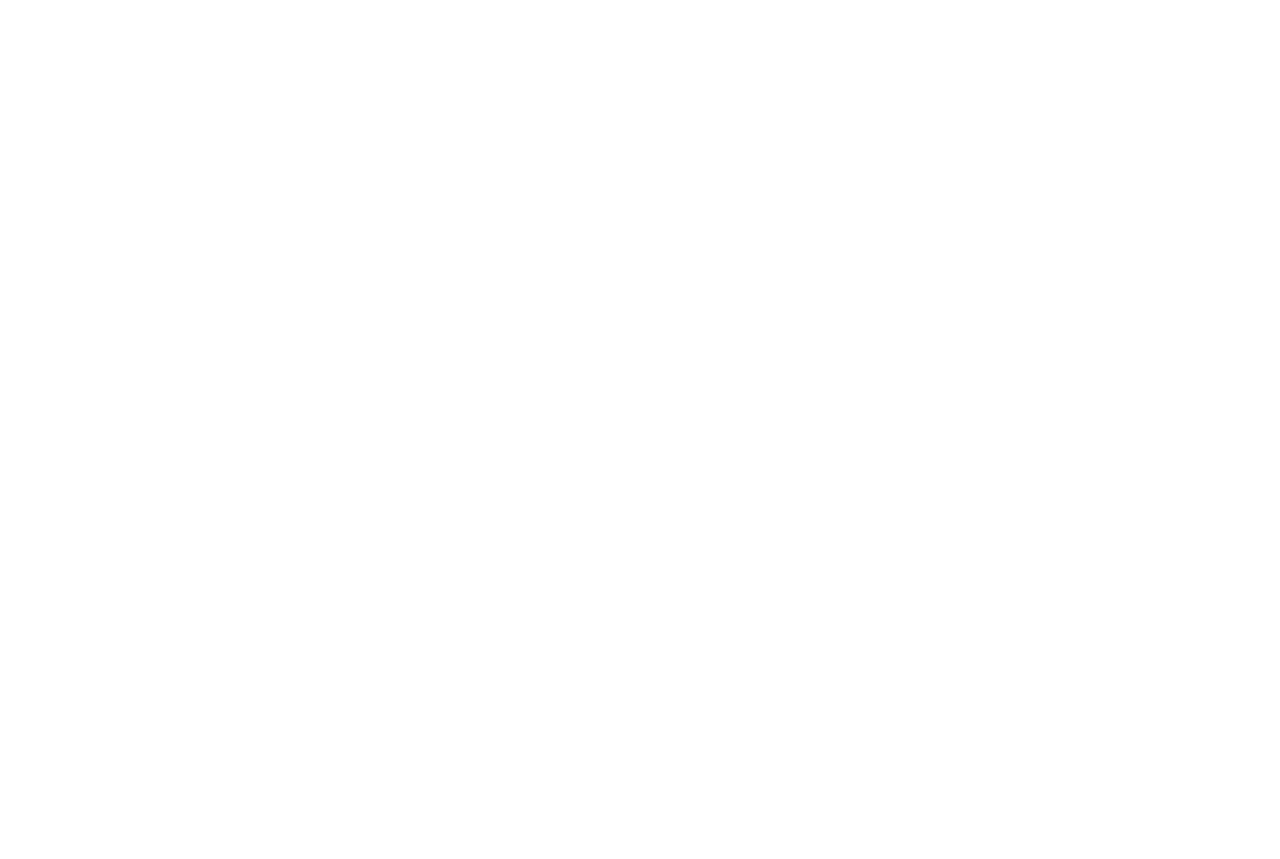
<file: about.html>
<!-- =========

	Template Name: Play
	Author: UIdeck
	Author URI: https://uideck.com/
	Support: https://uideck.com/support/
	Version: 1.1

========== -->

<!DOCTYPE html>
<html lang="en">
  <head>
    <meta charset="UTF-8" />
    <meta http-equiv="X-UA-Compatible" content="IE=edge" />
    <meta name="viewport" content="width=device-width, initial-scale=1.0" />
    <title>Play | Open source Project by UIdeck</title>

    <!--====== Favicon Icon ======-->
    <link
      rel="shortcut icon"
      href="assets/images/favicon.svg"
      type="image/svg"
    />

    <!-- ===== All CSS files ===== -->
    <link rel="stylesheet" href="assets/css/bootstrap.min.css" />
    <link rel="stylesheet" href="assets/css/animate.css" />
    <link rel="stylesheet" href="assets/css/lineicons.css" />
    <link rel="stylesheet" href="assets/css/ud-styles.css" />
  </head>
  <body>
    <!-- ====== Header Start ====== -->
    <header class="ud-header">
      <div class="container">
        <div class="row">
          <div class="col-lg-12">
            <nav class="navbar navbar-expand-lg">
              <a class="navbar-brand" href="index.html">
                <img src="assets/images/logo/logo.svg" alt="Logo" />
              </a>
              <button class="navbar-toggler">
                <span class="toggler-icon"> </span>
                <span class="toggler-icon"> </span>
                <span class="toggler-icon"> </span>
              </button>

              <div class="navbar-collapse">
                <ul id="nav" class="navbar-nav mx-auto">
                  <li class="nav-item">
                    <a class="ud-menu-scroll" href="#home">Home</a>
                  </li>

                  <li class="nav-item">
                    <a class="ud-menu-scroll" href="#features">About</a>
                  </li>
                  <!-- <li class="nav-item">
                    <a class="ud-menu-scroll" href="#pricing">Pricing</a>
                  </li>
                  <li class="nav-item">
                    <a class="ud-menu-scroll" href="#team">Team</a>
                  </li> -->
                  <li class="nav-item">
                    <a class="ud-menu-scroll" href="#contact">Contact</a>
                  </li>
                  <li class="nav-item nav-item-has-children">
                    <a href="javascript:void(0)"> Pages </a>
                    <ul class="ud-submenu">
                      <li class="ud-submenu-item">
                        <a href="about.html" class="ud-submenu-link">
                          About Page
                        </a>
                      </li>
                      <li class="ud-submenu-item">
                        <a href="pricing.html" class="ud-submenu-link">
                          Pricing Page
                        </a>
                      </li>
                      <li class="ud-submenu-item">
                        <a href="contact.html" class="ud-submenu-link">
                          Contact Page
                        </a>
                      </li>
                      <li class="ud-submenu-item">
                        <a href="blog.html" class="ud-submenu-link">
                          Blog Grid Page
                        </a>
                      </li>
                      <li class="ud-submenu-item">
                        <a href="blog-details.html" class="ud-submenu-link">
                          Blog Details Page
                        </a>
                      </li>
                      <li class="ud-submenu-item">
                        <a href="login.html" class="ud-submenu-link">
                          Sign In Page
                        </a>
                      </li>
                      <li class="ud-submenu-item">
                        <a href="404.html" class="ud-submenu-link">404 Page</a>
                      </li>
                    </ul>
                  </li>
                </ul>
              </div>

              <div class="navbar-btn d-none d-sm-inline-block">
                <a href="login.html" class="ud-main-btn ud-login-btn">
                  Sign In
                </a>
                <a class="ud-main-btn ud-white-btn" href="javascript:void(0)">
                  Sign Up
                </a>
              </div>
            </nav>
          </div>
        </div>
      </div>
    </header>
    <!-- ====== Header End ====== -->

    <!-- ====== Banner Start ====== -->
    <section class="ud-page-banner">
      <div class="container">
        <div class="row">
          <div class="col-lg-12">
            <div class="ud-banner-content">
              <h1>About Page</h1>
            </div>
          </div>
        </div>
      </div>
    </section>
    <!-- ====== Banner End ====== -->

    <!-- ====== About Start ====== -->
    <section id="about" class="ud-about">
      <div class="container">
        <div class="ud-about-wrapper wow fadeInUp" data-wow-delay=".2s">
          <div class="ud-about-content-wrapper">
            <div class="ud-about-content">
              <span class="tag">About Us</span>
              <h2>Brilliant Toolkit to Build Nextgen Website Faster.</h2>
              <p>
                The main ‘thrust’ is to focus on educating attendees on how to
                best protect highly vulnerable business applications with
                interactive panel discussions and roundtables led by subject
                matter experts.
              </p>

              <p>
                The main ‘thrust’ is to focus on educating attendees on how to
                best protect highly vulnerable business applications with
                interactive panel.
              </p>
              <a href="javascript:void(0)" class="ud-main-btn">Learn More</a>
            </div>
          </div>
          <div class="ud-about-image">
            <img src="assets/images/about/about-image.svg" alt="about-image" />
          </div>
        </div>
      </div>
    </section>
    <!-- ====== About End ====== -->

    <!-- ====== Team Start ====== -->
    <section id="team" class="ud-team">
      <div class="container">
        <div class="row">
          <div class="col-lg-12">
            <div class="ud-section-title mx-auto text-center">
              <span>Our Team</span>
              <h2>Meet The Team</h2>
              <p>
                There are many variations of passages of Lorem Ipsum available
                but the majority have suffered alteration in some form.
              </p>
            </div>
          </div>
        </div>

        <div class="row">
          <div class="col-xl-3 col-lg-3 col-sm-6">
            <div class="ud-single-team wow fadeInUp" data-wow-delay=".1s">
              <div class="ud-team-image-wrapper">
                <div class="ud-team-image">
                  <img src="assets/images/team/team-01.png" alt="team" />
                </div>

                <img
                  src="assets/images/team/dotted-shape.svg"
                  alt="shape"
                  class="shape shape-1"
                />
                <img
                  src="assets/images/team/shape-2.svg"
                  alt="shape"
                  class="shape shape-2"
                />
              </div>
              <div class="ud-team-info">
                <h5>Adveen Desuza</h5>
                <h6>UI Designer</h6>
              </div>
              <ul class="ud-team-socials">
                <li>
                  <a href="https://twitter.com/MusharofChy">
                    <i class="lni lni-facebook-filled"></i>
                  </a>
                </li>
                <li>
                  <a href="https://twitter.com/MusharofChy">
                    <i class="lni lni-twitter-filled"></i>
                  </a>
                </li>
                <li>
                  <a href="https://twitter.com/MusharofChy">
                    <i class="lni lni-instagram-filled"></i>
                  </a>
                </li>
              </ul>
            </div>
          </div>
          <div class="col-xl-3 col-lg-3 col-sm-6">
            <div class="ud-single-team wow fadeInUp" data-wow-delay=".15s">
              <div class="ud-team-image-wrapper">
                <div class="ud-team-image">
                  <img src="assets/images/team/team-02.png" alt="team" />
                </div>

                <img
                  src="assets/images/team/dotted-shape.svg"
                  alt="shape"
                  class="shape shape-1"
                />
                <img
                  src="assets/images/team/shape-2.svg"
                  alt="shape"
                  class="shape shape-2"
                />
              </div>
              <div class="ud-team-info">
                <h5>Jezmin uniya</h5>
                <h6>Product Designer</h6>
              </div>
              <ul class="ud-team-socials">
                <li>
                  <a href="https://twitter.com/MusharofChy">
                    <i class="lni lni-facebook-filled"></i>
                  </a>
                </li>
                <li>
                  <a href="https://twitter.com/MusharofChy">
                    <i class="lni lni-twitter-filled"></i>
                  </a>
                </li>
                <li>
                  <a href="https://twitter.com/MusharofChy">
                    <i class="lni lni-instagram-filled"></i>
                  </a>
                </li>
              </ul>
            </div>
          </div>
          <div class="col-xl-3 col-lg-3 col-sm-6">
            <div class="ud-single-team wow fadeInUp" data-wow-delay=".2s">
              <div class="ud-team-image-wrapper">
                <div class="ud-team-image">
                  <img src="assets/images/team/team-03.png" alt="team" />
                </div>

                <img
                  src="assets/images/team/dotted-shape.svg"
                  alt="shape"
                  class="shape shape-1"
                />
                <img
                  src="assets/images/team/shape-2.svg"
                  alt="shape"
                  class="shape shape-2"
                />
              </div>
              <div class="ud-team-info">
                <h5>Andrieo Gloree</h5>
                <h6>App Developer</h6>
              </div>
              <ul class="ud-team-socials">
                <li>
                  <a href="https://twitter.com/MusharofChy">
                    <i class="lni lni-facebook-filled"></i>
                  </a>
                </li>
                <li>
                  <a href="https://twitter.com/MusharofChy">
                    <i class="lni lni-twitter-filled"></i>
                  </a>
                </li>
                <li>
                  <a href="https://twitter.com/MusharofChy">
                    <i class="lni lni-instagram-filled"></i>
                  </a>
                </li>
              </ul>
            </div>
          </div>
          <div class="col-xl-3 col-lg-3 col-sm-6">
            <div class="ud-single-team wow fadeInUp" data-wow-delay=".25s">
              <div class="ud-team-image-wrapper">
                <div class="ud-team-image">
                  <img src="assets/images/team/team-04.png" alt="team" />
                </div>

                <img
                  src="assets/images/team/dotted-shape.svg"
                  alt="shape"
                  class="shape shape-1"
                />
                <img
                  src="assets/images/team/shape-2.svg"
                  alt="shape"
                  class="shape shape-2"
                />
              </div>
              <div class="ud-team-info">
                <h5>Jackie Sanders</h5>
                <h6>Content Writer</h6>
              </div>
              <ul class="ud-team-socials">
                <li>
                  <a href="https://twitter.com/MusharofChy">
                    <i class="lni lni-facebook-filled"></i>
                  </a>
                </li>
                <li>
                  <a href="https://twitter.com/MusharofChy">
                    <i class="lni lni-twitter-filled"></i>
                  </a>
                </li>
                <li>
                  <a href="https://twitter.com/MusharofChy">
                    <i class="lni lni-instagram-filled"></i>
                  </a>
                </li>
              </ul>
            </div>
          </div>
        </div>
      </div>
    </section>
    <!-- ====== Team End ====== -->

    <!-- ====== Footer Start ====== -->
    <footer class="ud-footer wow fadeInUp" data-wow-delay=".15s">
      <div class="shape shape-1">
        <img src="assets/images/footer/shape-1.svg" alt="shape" />
      </div>
      <div class="shape shape-2">
        <img src="assets/images/footer/shape-2.svg" alt="shape" />
      </div>
      <div class="shape shape-3">
        <img src="assets/images/footer/shape-3.svg" alt="shape" />
      </div>
      <div class="ud-footer-widgets">
        <div class="container">
          <div class="row">
            <div class="col-xl-3 col-lg-4 col-md-6">
              <div class="ud-widget">
                <a href="index.html" class="ud-footer-logo">
                  <img src="assets/images/logo/logo.svg" alt="logo" />
                </a>
                <p class="ud-widget-desc">
                  We create digital experiences for brands and companies by
                  using technology.
                </p>
                <ul class="ud-widget-socials">
                  <li>
                    <a href="https://twitter.com/MusharofChy">
                      <i class="lni lni-facebook-filled"></i>
                    </a>
                  </li>
                  <li>
                    <a href="https://twitter.com/MusharofChy">
                      <i class="lni lni-twitter-filled"></i>
                    </a>
                  </li>
                  <li>
                    <a href="https://twitter.com/MusharofChy">
                      <i class="lni lni-instagram-filled"></i>
                    </a>
                  </li>
                  <li>
                    <a href="https://twitter.com/MusharofChy">
                      <i class="lni lni-linkedin-original"></i>
                    </a>
                  </li>
                </ul>
              </div>
            </div>

            <div class="col-xl-2 col-lg-2 col-md-6 col-sm-6">
              <div class="ud-widget">
                <h5 class="ud-widget-title">About Us</h5>
                <ul class="ud-widget-links">
                  <li>
                    <a href="javascript:void(0)">Home</a>
                  </li>
                  <li>
                    <a href="javascript:void(0)">Features</a>
                  </li>
                  <li>
                    <a href="javascript:void(0)">About</a>
                  </li>
                  <li>
                    <a href="javascript:void(0)">Testimonial</a>
                  </li>
                </ul>
              </div>
            </div>
            <div class="col-xl-2 col-lg-3 col-md-6 col-sm-6">
              <div class="ud-widget">
                <h5 class="ud-widget-title">Features</h5>
                <ul class="ud-widget-links">
                  <li>
                    <a href="javascript:void(0)">How it works</a>
                  </li>
                  <li>
                    <a href="javascript:void(0)">Privacy policy</a>
                  </li>
                  <li>
                    <a href="javascript:void(0)">Terms of service</a>
                  </li>
                  <li>
                    <a href="javascript:void(0)">Refund policy</a>
                  </li>
                </ul>
              </div>
            </div>
            <div class="col-xl-2 col-lg-3 col-md-6 col-sm-6">
              <div class="ud-widget">
                <h5 class="ud-widget-title">Our Products</h5>
                <ul class="ud-widget-links">
                  <li>
                    <a
                      href="https://lineicons.com/"
                      rel="nofollow noopner"
                      target="_blank"
                      >Lineicons
                    </a>
                  </li>
                  <li>
                    <a
                      href="https://ecommercehtml.com/"
                      rel="nofollow noopner"
                      target="_blank"
                      >Ecommerce HTML</a
                    >
                  </li>
                  <li>
                    <a
                      href="https://ayroui.com/"
                      rel="nofollow noopner"
                      target="_blank"
                      >Ayro UI</a
                    >
                  </li>
                  <li>
                    <a
                      href="https://graygrids.com/"
                      rel="nofollow noopner"
                      target="_blank"
                      >Plain Admin</a
                    >
                  </li>
                </ul>
              </div>
            </div>
            <div class="col-xl-3 col-lg-6 col-md-8 col-sm-10">
              <div class="ud-widget">
                <h5 class="ud-widget-title">Partners</h5>
                <ul class="ud-widget-brands">
                  <li>
                    <a
                      href="https://ayroui.com/"
                      rel="nofollow noopner"
                      target="_blank"
                    >
                      <img
                        src="assets/images/footer/brands/ayroui.svg"
                        alt="ayroui"
                      />
                    </a>
                  </li>
                  <li>
                    <a
                      href="https://ecommercehtml.com/"
                      rel="nofollow noopner"
                      target="_blank"
                    >
                      <img
                        src="assets/images/footer/brands/ecommerce-html.svg"
                        alt="ecommerce-html"
                      />
                    </a>
                  </li>
                  <li>
                    <a
                      href="https://graygrids.com/"
                      rel="nofollow noopner"
                      target="_blank"
                    >
                      <img
                        src="assets/images/footer/brands/graygrids.svg"
                        alt="graygrids"
                      />
                    </a>
                  </li>
                  <li>
                    <a
                      href="https://lineicons.com/"
                      rel="nofollow noopner"
                      target="_blank"
                    >
                      <img
                        src="assets/images/footer/brands/lineicons.svg"
                        alt="lineicons"
                      />
                    </a>
                  </li>
                  <li>
                    <a
                      href="https://uideck.com/"
                      rel="nofollow noopner"
                      target="_blank"
                    >
                      <img
                        src="assets/images/footer/brands/uideck.svg"
                        alt="uideck"
                      />
                    </a>
                  </li>
                  <li>
                    <a
                      href="https://tailwindtemplates.co/"
                      rel="nofollow noopner"
                      target="_blank"
                    >
                      <img
                        src="assets/images/footer/brands/tailwindtemplates.svg"
                        alt="tailwindtemplates"
                      />
                    </a>
                  </li>
                </ul>
              </div>
            </div>
          </div>
        </div>
      </div>
      <div class="ud-footer-bottom">
        <div class="container">
          <div class="row">
            <div class="col-md-8">
              <ul class="ud-footer-bottom-left">
                <li>
                  <a href="javascript:void(0)">Privacy policy</a>
                </li>
                <li>
                  <a href="javascript:void(0)">Support policy</a>
                </li>
                <li>
                  <a href="javascript:void(0)">Terms of service</a>
                </li>
              </ul>
            </div>
            <div class="col-md-4">
              <p class="ud-footer-bottom-right">
                Designed and Developed by
                <a href="https://uideck.com" rel="nofollow">UIdeck</a>
              </p>
            </div>
          </div>
        </div>
      </div>
    </footer>
    <!-- ====== Footer End ====== -->

    <!-- ====== Back To Top Start ====== -->
    <a href="javascript:void(0)" class="back-to-top">
      <i class="lni lni-chevron-up"> </i>
    </a>
    <!-- ====== Back To Top End ====== -->

    <!-- ====== All Javascript Files ====== -->
    <script src="assets/js/bootstrap.bundle.min.js"></script>
    <script src="assets/js/wow.min.js"></script>
    <script src="assets/js/main.js"></script>
  </body>
</html>
</file>
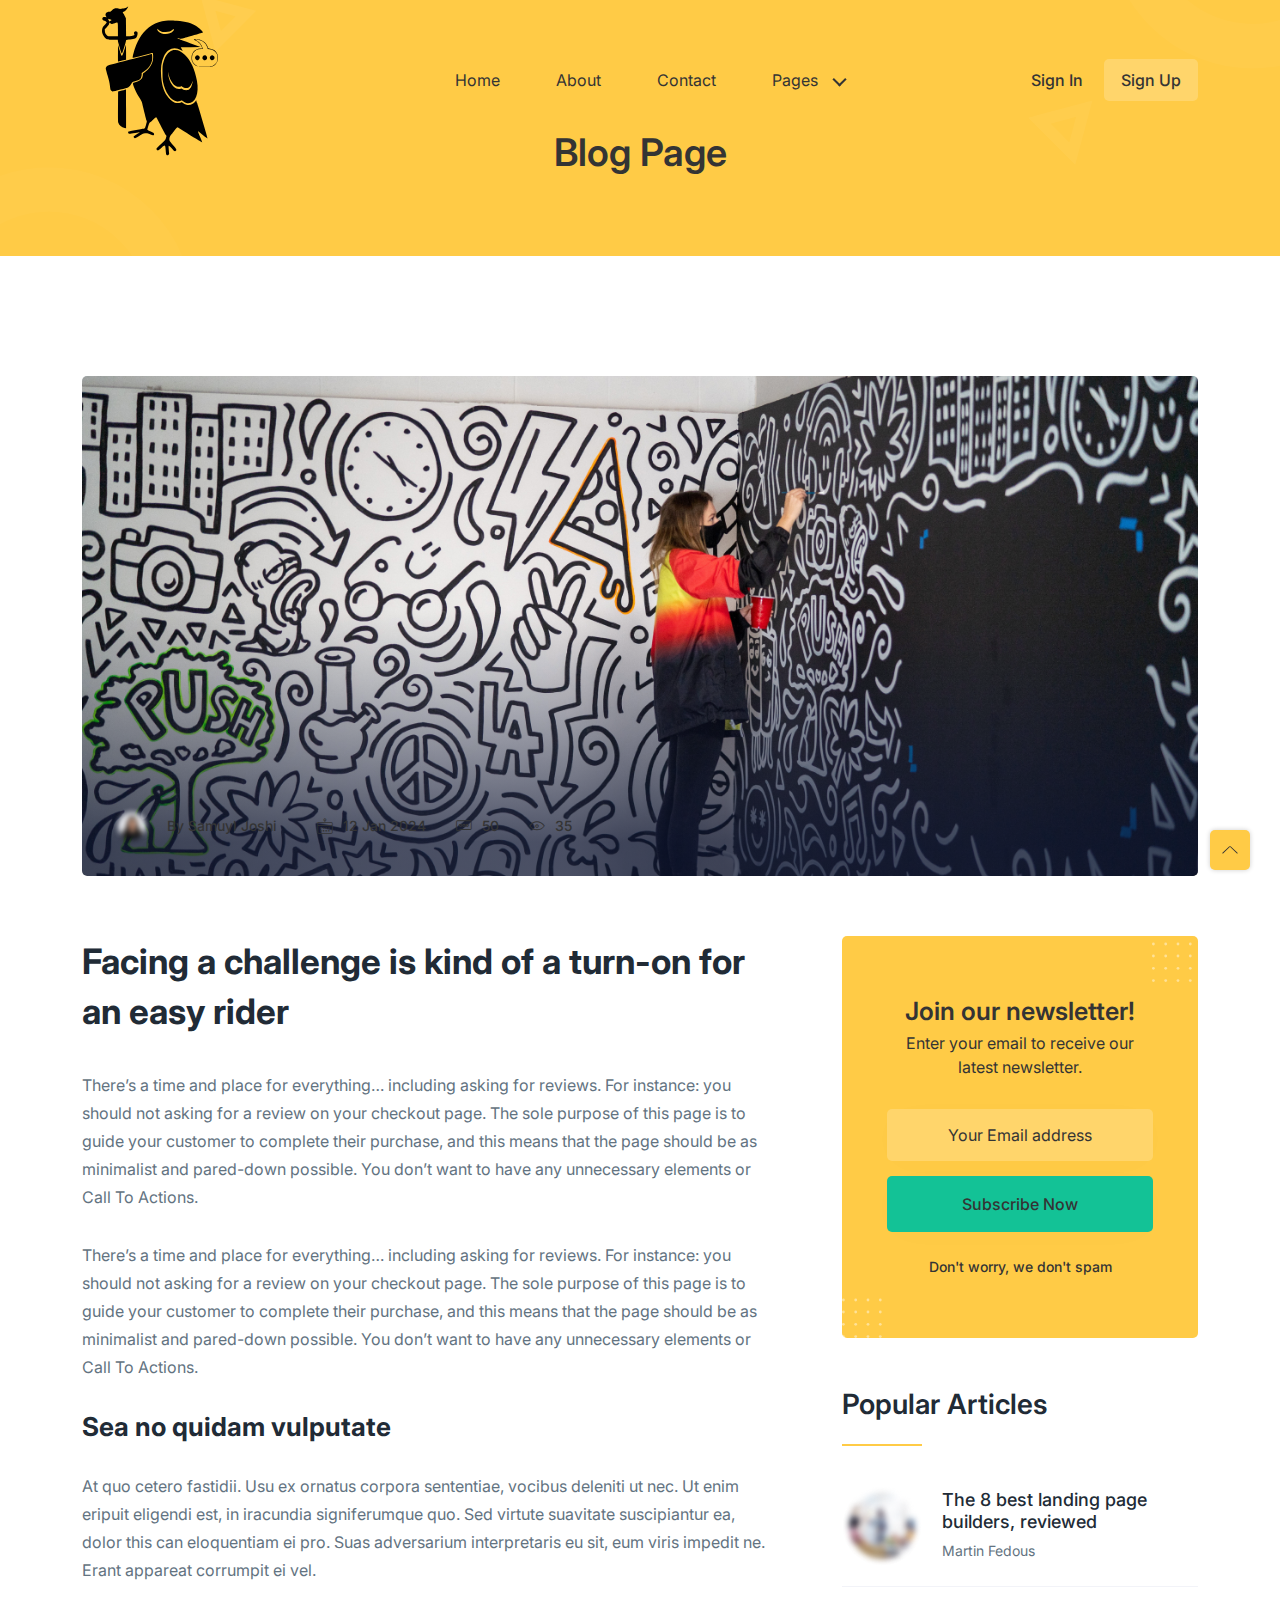
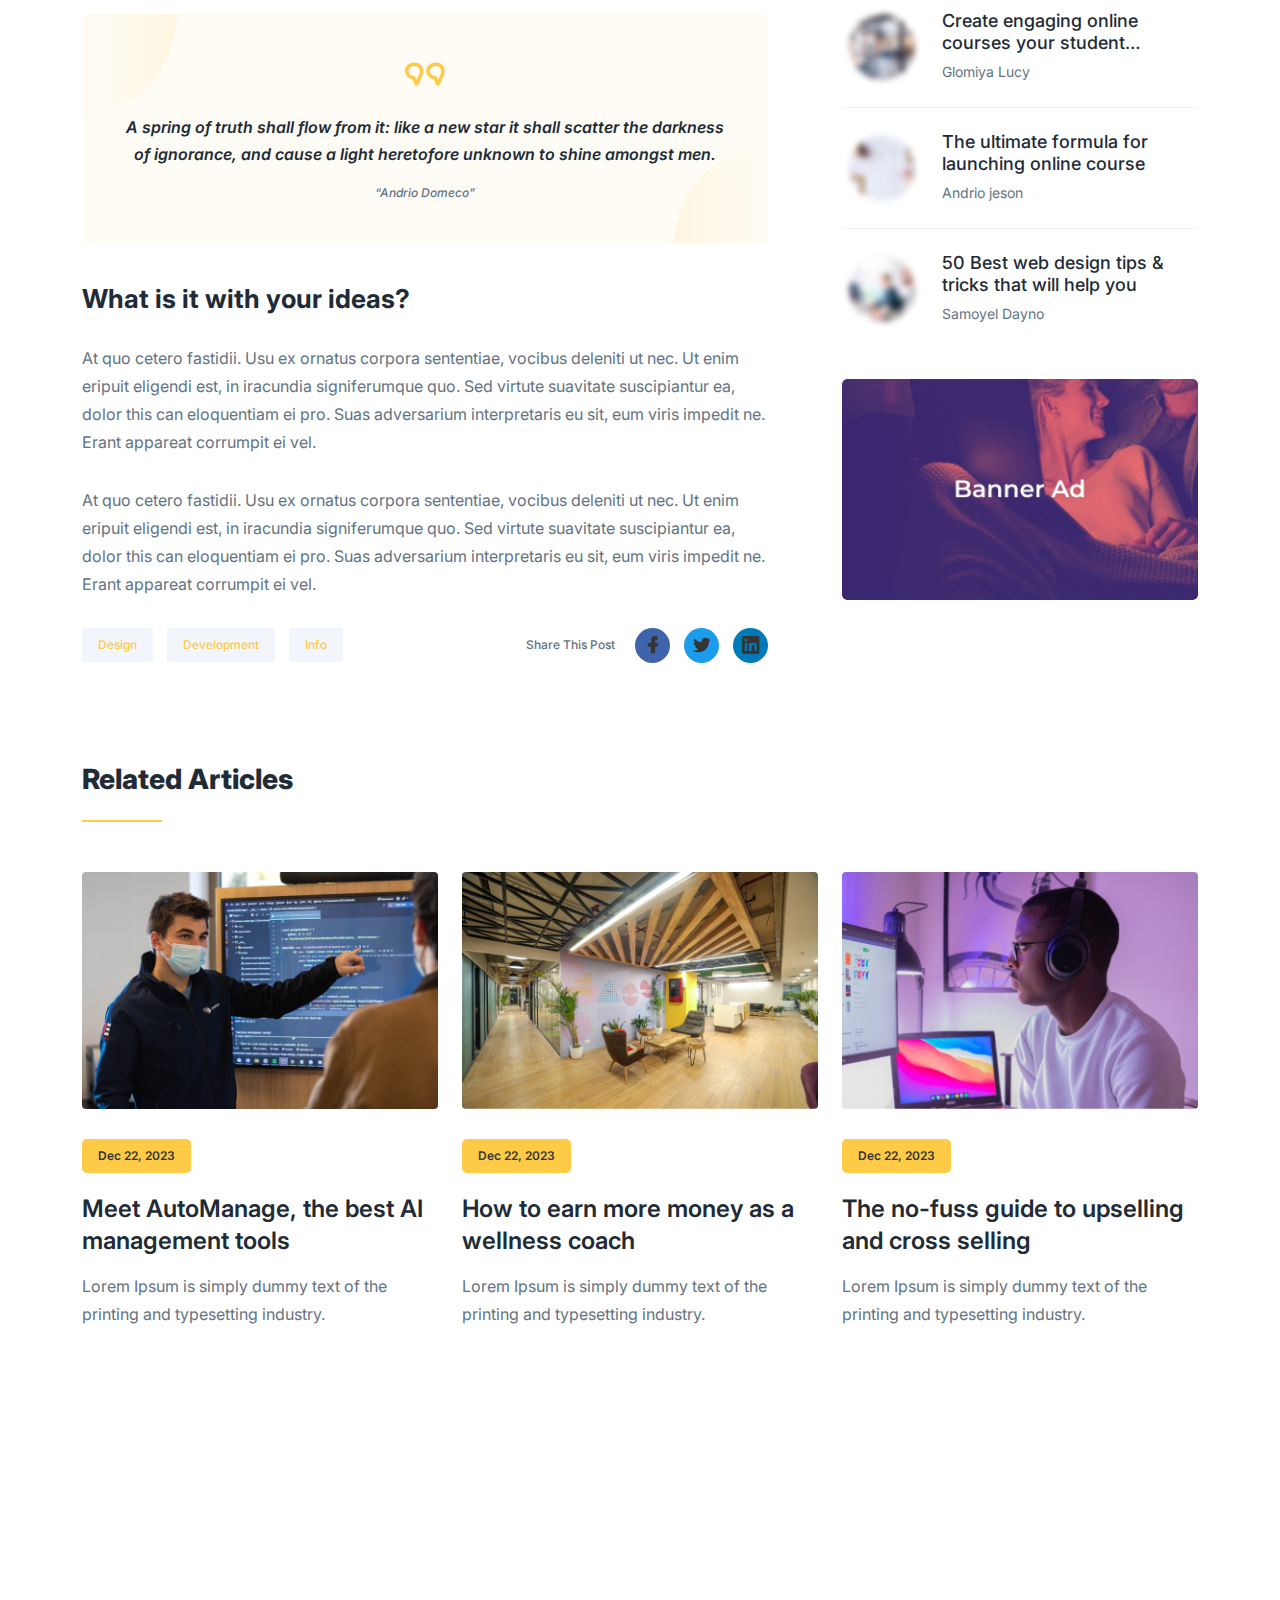
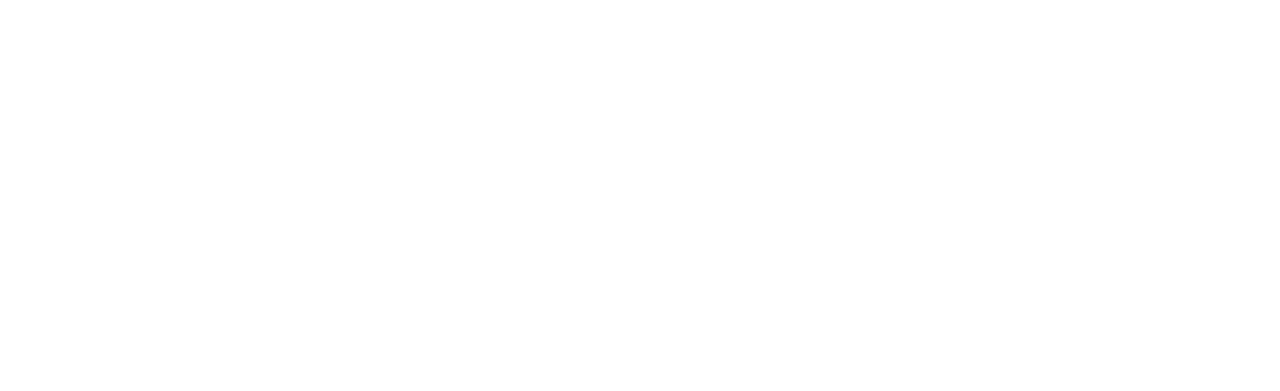
<file: blog-details.html>
<!-- =========

	Template Name: Play
	Author: UIdeck
	Author URI: https://uideck.com/
	Support: https://uideck.com/support/
	Version: 1.1

========== -->

<!DOCTYPE html>
<html lang="en">
  <head>
    <meta charset="UTF-8" />
    <meta http-equiv="X-UA-Compatible" content="IE=edge" />
    <meta name="viewport" content="width=device-width, initial-scale=1.0" />
    <title>Play | Open source Project by UIdeck</title>

    <!--====== Favicon Icon ======-->
    <link
      rel="shortcut icon"
      href="assets/images/favicon.svg"
      type="image/svg"
    />

    <!-- ===== All CSS files ===== -->
    <link rel="stylesheet" href="assets/css/bootstrap.min.css" />
    <link rel="stylesheet" href="assets/css/animate.css" />
    <link rel="stylesheet" href="assets/css/lineicons.css" />
    <link rel="stylesheet" href="assets/css/ud-styles.css" />
  </head>
  <body>
    <!-- ====== Header Start ====== -->
    <header class="ud-header">
      <div class="container">
        <div class="row">
          <div class="col-lg-12">
            <nav class="navbar navbar-expand-lg">
              <a class="navbar-brand" href="index.html">
                <img src="assets/images/logo/logo.svg" alt="Logo" />
              </a>
              <button class="navbar-toggler">
                <span class="toggler-icon"> </span>
                <span class="toggler-icon"> </span>
                <span class="toggler-icon"> </span>
              </button>

              <div class="navbar-collapse">
                <ul id="nav" class="navbar-nav mx-auto">
                  <li class="nav-item">
                    <a class="ud-menu-scroll" href="#home">Home</a>
                  </li>

                  <li class="nav-item">
                    <a class="ud-menu-scroll" href="#features">About</a>
                  </li>
                  <!-- <li class="nav-item">
                    <a class="ud-menu-scroll" href="#pricing">Pricing</a>
                  </li>
                  <li class="nav-item">
                    <a class="ud-menu-scroll" href="#team">Team</a>
                  </li> -->
                  <li class="nav-item">
                    <a class="ud-menu-scroll" href="#contact">Contact</a>
                  </li>
                  <li class="nav-item nav-item-has-children">
                    <a href="javascript:void(0)"> Pages </a>
                    <ul class="ud-submenu">
                      <li class="ud-submenu-item">
                        <a href="about.html" class="ud-submenu-link">
                          About Page
                        </a>
                      </li>
                      <li class="ud-submenu-item">
                        <a href="pricing.html" class="ud-submenu-link">
                          Pricing Page
                        </a>
                      </li>
                      <li class="ud-submenu-item">
                        <a href="contact.html" class="ud-submenu-link">
                          Contact Page
                        </a>
                      </li>
                      <li class="ud-submenu-item">
                        <a href="blog.html" class="ud-submenu-link">
                          Blog Grid Page
                        </a>
                      </li>
                      <li class="ud-submenu-item">
                        <a href="blog-details.html" class="ud-submenu-link">
                          Blog Details Page
                        </a>
                      </li>
                      <li class="ud-submenu-item">
                        <a href="login.html" class="ud-submenu-link">
                          Sign In Page
                        </a>
                      </li>
                      <li class="ud-submenu-item">
                        <a href="404.html" class="ud-submenu-link">404 Page</a>
                      </li>
                    </ul>
                  </li>
                </ul>
              </div>

              <div class="navbar-btn d-none d-sm-inline-block">
                <a href="login.html" class="ud-main-btn ud-login-btn">
                  Sign In
                </a>
                <a class="ud-main-btn ud-white-btn" href="javascript:void(0)">
                  Sign Up
                </a>
              </div>
            </nav>
          </div>
        </div>
      </div>
    </header>
    <!-- ====== Header End ====== -->

    <!-- ====== Banner Start ====== -->
    <section class="ud-page-banner">
      <div class="container">
        <div class="row">
          <div class="col-lg-12">
            <div class="ud-banner-content">
              <h1>Blog Page</h1>
            </div>
          </div>
        </div>
      </div>
    </section>
    <!-- ====== Banner End ====== -->

    <!-- ====== Blog Details Start ====== -->
    <section class="ud-blog-details">
      <div class="container">
        <div class="row">
          <div class="col-lg-12">
            <div class="ud-blog-details-image">
              <img
                src="assets/images/blog/blog-details-01.jpg"
                alt="blog details"
              />
              <div class="ud-blog-overlay">
                <div class="ud-blog-overlay-content">
                  <div class="ud-blog-author">
                    <img src="assets/images/blog/author-01.png" alt="author" />
                    <span>
                      By <a href="javascript:void(0)"> Samuyl Joshi </a>
                    </span>
                  </div>

                  <div class="ud-blog-meta">
                    <p class="date">
                      <i class="lni lni-calendar"></i> <span>12 Jan 2024</span>
                    </p>
                    <p class="comment">
                      <i class="lni lni-comments"></i> <span>50</span>
                    </p>
                    <p class="view">
                      <i class="lni lni-eye"></i> <span>35</span>
                    </p>
                  </div>
                </div>
              </div>
            </div>
          </div>

          <div class="col-lg-8">
            <div class="ud-blog-details-content">
              <h2 class="ud-blog-details-title">
                Facing a challenge is kind of a turn-on for an easy rider
              </h2>
              <p class="ud-blog-details-para">
                There’s a time and place for everything… including asking for
                reviews. For instance: you should not asking for a review on
                your checkout page. The sole purpose of this page is to guide
                your customer to complete their purchase, and this means that
                the page should be as minimalist and pared-down possible. You
                don’t want to have any unnecessary elements or Call To Actions.
              </p>
              <p class="ud-blog-details-para">
                There’s a time and place for everything… including asking for
                reviews. For instance: you should not asking for a review on
                your checkout page. The sole purpose of this page is to guide
                your customer to complete their purchase, and this means that
                the page should be as minimalist and pared-down possible. You
                don’t want to have any unnecessary elements or Call To Actions.
              </p>
              <h3 class="ud-blog-details-subtitle">Sea no quidam vulputate</h3>
              <p class="ud-blog-details-para">
                At quo cetero fastidii. Usu ex ornatus corpora sententiae,
                vocibus deleniti ut nec. Ut enim eripuit eligendi est, in
                iracundia signiferumque quo. Sed virtute suavitate suscipiantur
                ea, dolor this can eloquentiam ei pro. Suas adversarium
                interpretaris eu sit, eum viris impedit ne. Erant appareat
                corrumpit ei vel.
              </p>

              <div class="ud-blog-quote">
                <i class="lni lni-quotation"></i>
                <p>
                  A spring of truth shall flow from it: like a new star it shall
                  scatter the darkness of ignorance, and cause a light
                  heretofore unknown to shine amongst men.
                </p>
                <h6>“Andrio Domeco”</h6>
              </div>
              <h3 class="ud-blog-details-subtitle">
                What is it with your ideas?
              </h3>
              <p class="ud-blog-details-para">
                At quo cetero fastidii. Usu ex ornatus corpora sententiae,
                vocibus deleniti ut nec. Ut enim eripuit eligendi est, in
                iracundia signiferumque quo. Sed virtute suavitate suscipiantur
                ea, dolor this can eloquentiam ei pro. Suas adversarium
                interpretaris eu sit, eum viris impedit ne. Erant appareat
                corrumpit ei vel.
              </p>
              <p class="ud-blog-details-para">
                At quo cetero fastidii. Usu ex ornatus corpora sententiae,
                vocibus deleniti ut nec. Ut enim eripuit eligendi est, in
                iracundia signiferumque quo. Sed virtute suavitate suscipiantur
                ea, dolor this can eloquentiam ei pro. Suas adversarium
                interpretaris eu sit, eum viris impedit ne. Erant appareat
                corrumpit ei vel.
              </p>

              <div class="ud-blog-details-action">
                <ul class="ud-blog-tags">
                  <li>
                    <a href="javascript:void(0)">Design</a>
                  </li>
                  <li>
                    <a href="javascript:void(0)">Development</a>
                  </li>
                  <li>
                    <a href="javascript:void(0)">Info</a>
                  </li>
                </ul>
                <div class="ud-blog-share">
                  <h6>Share This Post</h6>
                  <ul class="ud-blog-share-links">
                    <li>
                      <a href="javascript:void(0)" class="facebook">
                        <i class="lni lni-facebook-filled"></i>
                      </a>
                    </li>
                    <li>
                      <a href="javascript:void(0)" class="twitter">
                        <i class="lni lni-twitter-filled"></i>
                      </a>
                    </li>
                    <li>
                      <a href="javascript:void(0)" class="linkedin">
                        <i class="lni lni-linkedin-original"></i>
                      </a>
                    </li>
                  </ul>
                </div>
              </div>
            </div>
          </div>
          <div class="col-lg-4">
            <div class="ud-blog-sidebar">
              <div class="ud-newsletter-box">
                <img
                  src="assets/images/blog/dotted-shape.svg"
                  alt="shape"
                  class="shape shape-1"
                />
                <img
                  src="assets/images/blog/dotted-shape.svg"
                  alt="shape"
                  class="shape shape-2"
                />
                <h3 class="ud-newsletter-title">Join our newsletter!</h3>
                <p>Enter your email to receive our latest newsletter.</p>
                <form class="ud-newsletter-form">
                  <input
                    type="email"
                    name="email"
                    placeholder="Your Email address"
                  />
                  <button class="ud-main-btn">Subscribe Now</button>
                  <p class="ud-newsletter-note">Don't worry, we don't spam</p>
                </form>
              </div>

              <div class="ud-articles-box">
                <h3 class="ud-articles-box-title">Popular Articles</h3>
                <ul class="ud-articles-list">
                  <li>
                    <div class="ud-article-image">
                      <img
                        src="assets/images/blog/article-author-01.png"
                        alt="author"
                      />
                    </div>
                    <div class="ud-article-content">
                      <h5 class="ud-article-title">
                        <a href="javascript:void(0)">
                          The 8 best landing page builders, reviewed
                        </a>
                      </h5>
                      <p class="ud-article-author">Martin Fedous</p>
                    </div>
                  </li>
                  <li>
                    <div class="ud-article-image">
                      <img
                        src="assets/images/blog/article-author-02.png"
                        alt="author"
                      />
                    </div>
                    <div class="ud-article-content">
                      <h5 class="ud-article-title">
                        <a href="javascript:void(0)">
                          Create engaging online courses your student…
                        </a>
                      </h5>
                      <p class="ud-article-author">Glomiya Lucy</p>
                    </div>
                  </li>
                  <li>
                    <div class="ud-article-image">
                      <img
                        src="assets/images/blog/article-author-03.png"
                        alt="author"
                      />
                    </div>
                    <div class="ud-article-content">
                      <h5 class="ud-article-title">
                        <a href="javascript:void(0)">
                          The ultimate formula for launching online course
                        </a>
                      </h5>
                      <p class="ud-article-author">Andrio jeson</p>
                    </div>
                  </li>
                  <li>
                    <div class="ud-article-image">
                      <img
                        src="assets/images/blog/article-author-04.png"
                        alt="author"
                      />
                    </div>
                    <div class="ud-article-content">
                      <h5 class="ud-article-title">
                        <a href="javascript:void(0)">
                          50 Best web design tips & tricks that will help you
                        </a>
                      </h5>
                      <p class="ud-article-author">Samoyel Dayno</p>
                    </div>
                  </li>
                </ul>
              </div>

              <div class="ud-banner-ad">
                <a href="javascript:void(0)">
                  <img
                    src="assets/images/blog/bannder-ad.png"
                    alt="ad banner"
                  />
                </a>
              </div>
            </div>
          </div>
        </div>
      </div>
    </section>
    <!-- ====== Blog Details End ====== -->

    <!-- ====== Blog Start ====== -->
    <section class="ud-blog-grids ud-related-articles">
      <div class="container">
        <div class="row col-lg-12">
          <div class="ud-related-title">
            <h2 class="ud-related-articles-title">Related Articles</h2>
          </div>
        </div>
        <div class="row">
          <div class="col-lg-4 col-md-6">
            <div class="ud-single-blog">
              <div class="ud-blog-image">
                <a href="blog-details.html">
                  <img src="assets/images/blog/blog-01.jpg" alt="blog" />
                </a>
              </div>
              <div class="ud-blog-content">
                <span class="ud-blog-date">Dec 22, 2023</span>
                <h3 class="ud-blog-title">
                  <a href="blog-details.html">
                    Meet AutoManage, the best AI management tools
                  </a>
                </h3>
                <p class="ud-blog-desc">
                  Lorem Ipsum is simply dummy text of the printing and
                  typesetting industry.
                </p>
              </div>
            </div>
          </div>
          <div class="col-lg-4 col-md-6">
            <div class="ud-single-blog">
              <div class="ud-blog-image">
                <a href="blog-details.html">
                  <img src="assets/images/blog/blog-02.jpg" alt="blog" />
                </a>
              </div>
              <div class="ud-blog-content">
                <span class="ud-blog-date">Dec 22, 2023</span>
                <h3 class="ud-blog-title">
                  <a href="blog-details.html">
                    How to earn more money as a wellness coach
                  </a>
                </h3>
                <p class="ud-blog-desc">
                  Lorem Ipsum is simply dummy text of the printing and
                  typesetting industry.
                </p>
              </div>
            </div>
          </div>
          <div class="col-lg-4 col-md-6">
            <div class="ud-single-blog">
              <div class="ud-blog-image">
                <a href="blog-details.html">
                  <img src="assets/images/blog/blog-03.jpg" alt="blog" />
                </a>
              </div>
              <div class="ud-blog-content">
                <span class="ud-blog-date">Dec 22, 2023</span>
                <h3 class="ud-blog-title">
                  <a href="blog-details.html">
                    The no-fuss guide to upselling and cross selling
                  </a>
                </h3>
                <p class="ud-blog-desc">
                  Lorem Ipsum is simply dummy text of the printing and
                  typesetting industry.
                </p>
              </div>
            </div>
          </div>
        </div>
      </div>
    </section>
    <!-- ====== Blog End ====== -->

    <!-- ====== Footer Start ====== -->
    <footer class="ud-footer wow fadeInUp" data-wow-delay=".15s">
      <div class="shape shape-1">
        <img src="assets/images/footer/shape-1.svg" alt="shape" />
      </div>
      <div class="shape shape-2">
        <img src="assets/images/footer/shape-2.svg" alt="shape" />
      </div>
      <div class="shape shape-3">
        <img src="assets/images/footer/shape-3.svg" alt="shape" />
      </div>
      <div class="ud-footer-widgets">
        <div class="container">
          <div class="row">
            <div class="col-xl-3 col-lg-4 col-md-6">
              <div class="ud-widget">
                <a href="index.html" class="ud-footer-logo">
                  <img src="assets/images/logo/logo.svg" alt="logo" />
                </a>
                <p class="ud-widget-desc">
                  We create digital experiences for brands and companies by
                  using technology.
                </p>
                <ul class="ud-widget-socials">
                  <li>
                    <a href="https://twitter.com/MusharofChy">
                      <i class="lni lni-facebook-filled"></i>
                    </a>
                  </li>
                  <li>
                    <a href="https://twitter.com/MusharofChy">
                      <i class="lni lni-twitter-filled"></i>
                    </a>
                  </li>
                  <li>
                    <a href="https://twitter.com/MusharofChy">
                      <i class="lni lni-instagram-filled"></i>
                    </a>
                  </li>
                  <li>
                    <a href="https://twitter.com/MusharofChy">
                      <i class="lni lni-linkedin-original"></i>
                    </a>
                  </li>
                </ul>
              </div>
            </div>

            <div class="col-xl-2 col-lg-2 col-md-6 col-sm-6">
              <div class="ud-widget">
                <h5 class="ud-widget-title">About Us</h5>
                <ul class="ud-widget-links">
                  <li>
                    <a href="javascript:void(0)">Home</a>
                  </li>
                  <li>
                    <a href="javascript:void(0)">Features</a>
                  </li>
                  <li>
                    <a href="javascript:void(0)">About</a>
                  </li>
                  <li>
                    <a href="javascript:void(0)">Testimonial</a>
                  </li>
                </ul>
              </div>
            </div>
            <div class="col-xl-2 col-lg-3 col-md-6 col-sm-6">
              <div class="ud-widget">
                <h5 class="ud-widget-title">Features</h5>
                <ul class="ud-widget-links">
                  <li>
                    <a href="javascript:void(0)">How it works</a>
                  </li>
                  <li>
                    <a href="javascript:void(0)">Privacy policy</a>
                  </li>
                  <li>
                    <a href="javascript:void(0)">Terms of service</a>
                  </li>
                  <li>
                    <a href="javascript:void(0)">Refund policy</a>
                  </li>
                </ul>
              </div>
            </div>
            <div class="col-xl-2 col-lg-3 col-md-6 col-sm-6">
              <div class="ud-widget">
                <h5 class="ud-widget-title">Our Products</h5>
                <ul class="ud-widget-links">
                  <li>
                    <a
                      href="https://lineicons.com/"
                      rel="nofollow noopner"
                      target="_blank"
                      >Lineicons
                    </a>
                  </li>
                  <li>
                    <a
                      href="https://ecommercehtml.com/"
                      rel="nofollow noopner"
                      target="_blank"
                      >Ecommerce HTML</a
                    >
                  </li>
                  <li>
                    <a
                      href="https://ayroui.com/"
                      rel="nofollow noopner"
                      target="_blank"
                      >Ayro UI</a
                    >
                  </li>
                  <li>
                    <a
                      href="https://graygrids.com/"
                      rel="nofollow noopner"
                      target="_blank"
                      >Plain Admin</a
                    >
                  </li>
                </ul>
              </div>
            </div>
            <div class="col-xl-3 col-lg-6 col-md-8 col-sm-10">
              <div class="ud-widget">
                <h5 class="ud-widget-title">Partners</h5>
                <ul class="ud-widget-brands">
                  <li>
                    <a
                      href="https://ayroui.com/"
                      rel="nofollow noopner"
                      target="_blank"
                    >
                      <img
                        src="assets/images/footer/brands/ayroui.svg"
                        alt="ayroui"
                      />
                    </a>
                  </li>
                  <li>
                    <a
                      href="https://ecommercehtml.com/"
                      rel="nofollow noopner"
                      target="_blank"
                    >
                      <img
                        src="assets/images/footer/brands/ecommerce-html.svg"
                        alt="ecommerce-html"
                      />
                    </a>
                  </li>
                  <li>
                    <a
                      href="https://graygrids.com/"
                      rel="nofollow noopner"
                      target="_blank"
                    >
                      <img
                        src="assets/images/footer/brands/graygrids.svg"
                        alt="graygrids"
                      />
                    </a>
                  </li>
                  <li>
                    <a
                      href="https://lineicons.com/"
                      rel="nofollow noopner"
                      target="_blank"
                    >
                      <img
                        src="assets/images/footer/brands/lineicons.svg"
                        alt="lineicons"
                      />
                    </a>
                  </li>
                  <li>
                    <a
                      href="https://uideck.com/"
                      rel="nofollow noopner"
                      target="_blank"
                    >
                      <img
                        src="assets/images/footer/brands/uideck.svg"
                        alt="uideck"
                      />
                    </a>
                  </li>
                  <li>
                    <a
                      href="https://tailwindtemplates.co/"
                      rel="nofollow noopner"
                      target="_blank"
                    >
                      <img
                        src="assets/images/footer/brands/tailwindtemplates.svg"
                        alt="tailwindtemplates"
                      />
                    </a>
                  </li>
                </ul>
              </div>
            </div>
          </div>
        </div>
      </div>
      <div class="ud-footer-bottom">
        <div class="container">
          <div class="row">
            <div class="col-md-8">
              <ul class="ud-footer-bottom-left">
                <li>
                  <a href="javascript:void(0)">Privacy policy</a>
                </li>
                <li>
                  <a href="javascript:void(0)">Support policy</a>
                </li>
                <li>
                  <a href="javascript:void(0)">Terms of service</a>
                </li>
              </ul>
            </div>
            <div class="col-md-4">
              <p class="ud-footer-bottom-right">
                Designed and Developed by
                <a href="https://uideck.com" rel="nofollow">UIdeck</a>
              </p>
            </div>
          </div>
        </div>
      </div>
    </footer>
    <!-- ====== Footer End ====== -->

    <!-- ====== Back To Top Start ====== -->
    <a href="javascript:void(0)" class="back-to-top">
      <i class="lni lni-chevron-up"> </i>
    </a>
    <!-- ====== Back To Top End ====== -->

    <!-- ====== All Javascript Files ====== -->
    <script src="assets/js/bootstrap.bundle.min.js"></script>
    <script src="assets/js/wow.min.js"></script>
    <script src="assets/js/main.js"></script>
  </body>
</html>
</file>
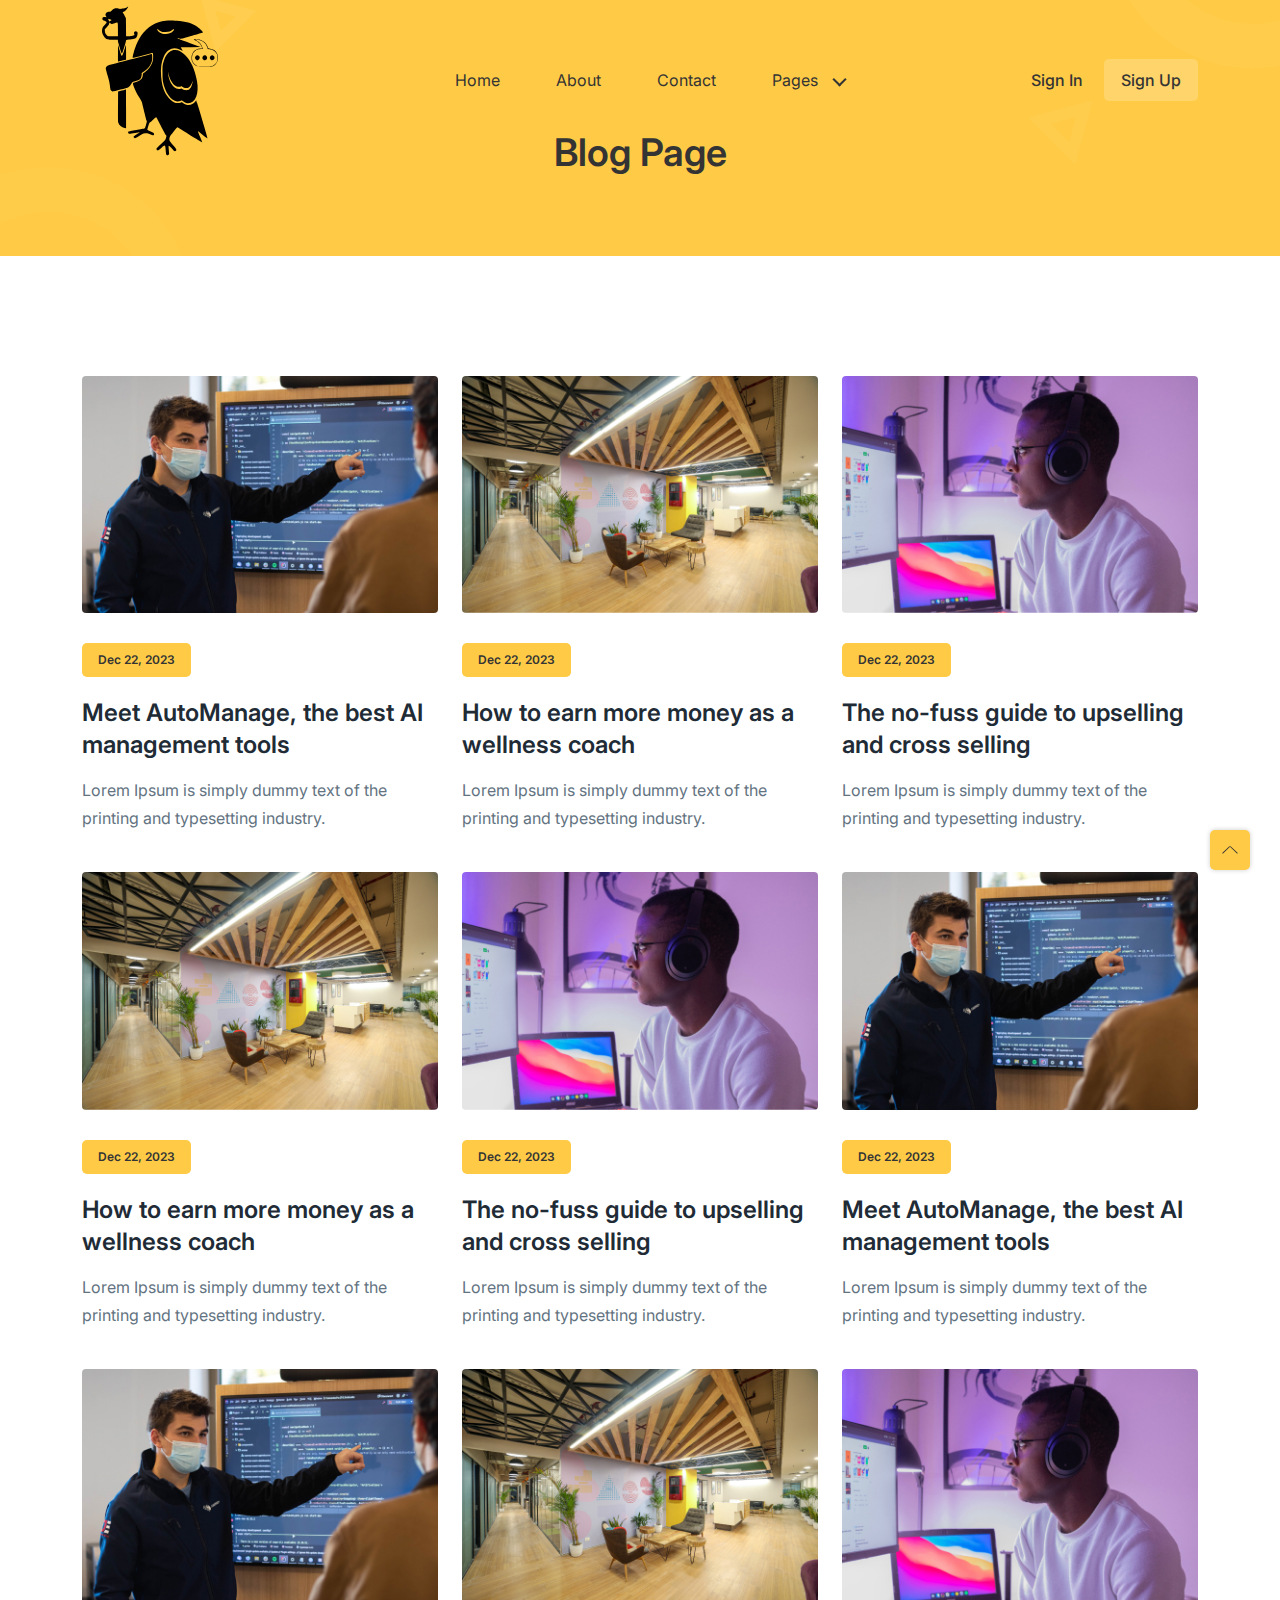
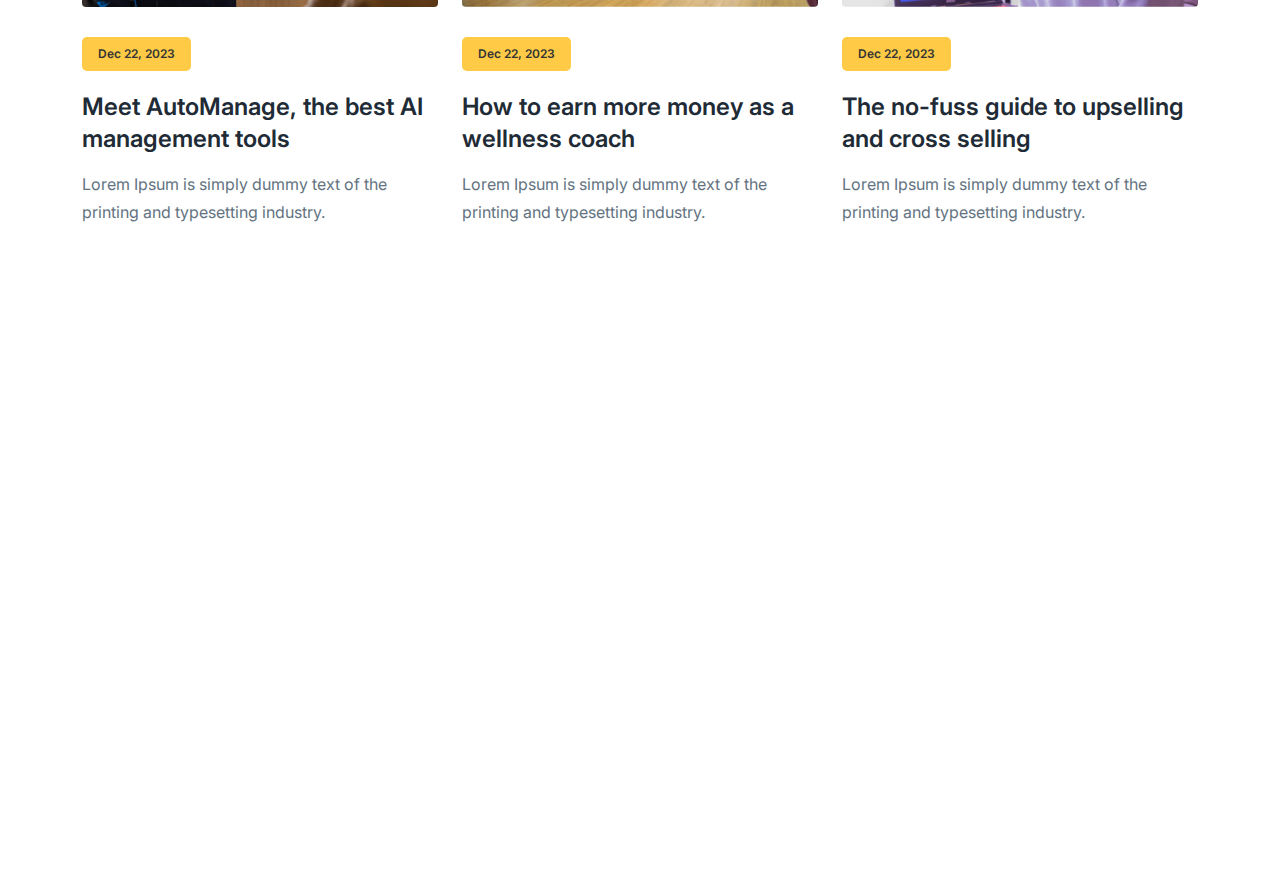
<file: blog.html>
<!-- =========

	Template Name: Play
	Author: UIdeck
	Author URI: https://uideck.com/
	Support: https://uideck.com/support/
	Version: 1.1

========== -->

<!DOCTYPE html>
<html lang="en">
  <head>
    <meta charset="UTF-8" />
    <meta http-equiv="X-UA-Compatible" content="IE=edge" />
    <meta name="viewport" content="width=device-width, initial-scale=1.0" />
    <title>Play | Open source Project by UIdeck</title>

    <!--====== Favicon Icon ======-->
    <link
      rel="shortcut icon"
      href="assets/images/favicon.svg"
      type="image/svg"
    />

    <!-- ===== All CSS files ===== -->
    <link rel="stylesheet" href="assets/css/bootstrap.min.css" />
    <link rel="stylesheet" href="assets/css/animate.css" />
    <link rel="stylesheet" href="assets/css/lineicons.css" />
    <link rel="stylesheet" href="assets/css/ud-styles.css" />
  </head>
  <body>
    <!-- ====== Header Start ====== -->
    <header class="ud-header">
      <div class="container">
        <div class="row">
          <div class="col-lg-12">
            <nav class="navbar navbar-expand-lg">
              <a class="navbar-brand" href="index.html">
                <img src="assets/images/logo/logo.svg" alt="Logo" />
              </a>
              <button class="navbar-toggler">
                <span class="toggler-icon"> </span>
                <span class="toggler-icon"> </span>
                <span class="toggler-icon"> </span>
              </button>

              <div class="navbar-collapse">
                <ul id="nav" class="navbar-nav mx-auto">
                  <li class="nav-item">
                    <a class="ud-menu-scroll" href="#home">Home</a>
                  </li>

                  <li class="nav-item">
                    <a class="ud-menu-scroll" href="#features">About</a>
                  </li>
                  <!-- <li class="nav-item">
                    <a class="ud-menu-scroll" href="#pricing">Pricing</a>
                  </li>
                  <li class="nav-item">
                    <a class="ud-menu-scroll" href="#team">Team</a>
                  </li> -->
                  <li class="nav-item">
                    <a class="ud-menu-scroll" href="#contact">Contact</a>
                  </li>
                  <li class="nav-item nav-item-has-children">
                    <a href="javascript:void(0)"> Pages </a>
                    <ul class="ud-submenu">
                      <li class="ud-submenu-item">
                        <a href="about.html" class="ud-submenu-link">
                          About Page
                        </a>
                      </li>
                      <li class="ud-submenu-item">
                        <a href="pricing.html" class="ud-submenu-link">
                          Pricing Page
                        </a>
                      </li>
                      <li class="ud-submenu-item">
                        <a href="contact.html" class="ud-submenu-link">
                          Contact Page
                        </a>
                      </li>
                      <li class="ud-submenu-item">
                        <a href="blog.html" class="ud-submenu-link">
                          Blog Grid Page
                        </a>
                      </li>
                      <li class="ud-submenu-item">
                        <a href="blog-details.html" class="ud-submenu-link">
                          Blog Details Page
                        </a>
                      </li>
                      <li class="ud-submenu-item">
                        <a href="login.html" class="ud-submenu-link">
                          Sign In Page
                        </a>
                      </li>
                      <li class="ud-submenu-item">
                        <a href="404.html" class="ud-submenu-link">404 Page</a>
                      </li>
                    </ul>
                  </li>
                </ul>
              </div>

              <div class="navbar-btn d-none d-sm-inline-block">
                <a href="login.html" class="ud-main-btn ud-login-btn">
                  Sign In
                </a>
                <a class="ud-main-btn ud-white-btn" href="javascript:void(0)">
                  Sign Up
                </a>
              </div>
            </nav>
          </div>
        </div>
      </div>
    </header>
    <!-- ====== Header End ====== -->

    <!-- ====== Banner Start ====== -->
    <section class="ud-page-banner">
      <div class="container">
        <div class="row">
          <div class="col-lg-12">
            <div class="ud-banner-content">
              <h1>Blog Page</h1>
            </div>
          </div>
        </div>
      </div>
    </section>
    <!-- ====== Banner End ====== -->

    <!-- ====== Blog Start ====== -->
    <section class="ud-blog-grids">
      <div class="container">
        <div class="row">
          <div class="col-lg-4 col-md-6">
            <div class="ud-single-blog">
              <div class="ud-blog-image">
                <a href="blog-details.html">
                  <img src="assets/images/blog/blog-01.jpg" alt="blog" />
                </a>
              </div>
              <div class="ud-blog-content">
                <span class="ud-blog-date">Dec 22, 2023</span>
                <h3 class="ud-blog-title">
                  <a href="blog-details.html">
                    Meet AutoManage, the best AI management tools
                  </a>
                </h3>
                <p class="ud-blog-desc">
                  Lorem Ipsum is simply dummy text of the printing and
                  typesetting industry.
                </p>
              </div>
            </div>
          </div>
          <div class="col-lg-4 col-md-6">
            <div class="ud-single-blog">
              <div class="ud-blog-image">
                <a href="blog-details.html">
                  <img src="assets/images/blog/blog-02.jpg" alt="blog" />
                </a>
              </div>
              <div class="ud-blog-content">
                <span class="ud-blog-date">Dec 22, 2023</span>
                <h3 class="ud-blog-title">
                  <a href="blog-details.html">
                    How to earn more money as a wellness coach
                  </a>
                </h3>
                <p class="ud-blog-desc">
                  Lorem Ipsum is simply dummy text of the printing and
                  typesetting industry.
                </p>
              </div>
            </div>
          </div>
          <div class="col-lg-4 col-md-6">
            <div class="ud-single-blog">
              <div class="ud-blog-image">
                <a href="blog-details.html">
                  <img src="assets/images/blog/blog-03.jpg" alt="blog" />
                </a>
              </div>
              <div class="ud-blog-content">
                <span class="ud-blog-date">Dec 22, 2023</span>
                <h3 class="ud-blog-title">
                  <a href="blog-details.html">
                    The no-fuss guide to upselling and cross selling
                  </a>
                </h3>
                <p class="ud-blog-desc">
                  Lorem Ipsum is simply dummy text of the printing and
                  typesetting industry.
                </p>
              </div>
            </div>
          </div>
          <div class="col-lg-4 col-md-6">
            <div class="ud-single-blog">
              <div class="ud-blog-image">
                <a href="blog-details.html">
                  <img src="assets/images/blog/blog-02.jpg" alt="blog" />
                </a>
              </div>
              <div class="ud-blog-content">
                <span class="ud-blog-date">Dec 22, 2023</span>
                <h3 class="ud-blog-title">
                  <a href="blog-details.html">
                    How to earn more money as a wellness coach
                  </a>
                </h3>
                <p class="ud-blog-desc">
                  Lorem Ipsum is simply dummy text of the printing and
                  typesetting industry.
                </p>
              </div>
            </div>
          </div>
          <div class="col-lg-4 col-md-6">
            <div class="ud-single-blog">
              <div class="ud-blog-image">
                <a href="blog-details.html">
                  <img src="assets/images/blog/blog-03.jpg" alt="blog" />
                </a>
              </div>
              <div class="ud-blog-content">
                <span class="ud-blog-date">Dec 22, 2023</span>
                <h3 class="ud-blog-title">
                  <a href="blog-details.html">
                    The no-fuss guide to upselling and cross selling
                  </a>
                </h3>
                <p class="ud-blog-desc">
                  Lorem Ipsum is simply dummy text of the printing and
                  typesetting industry.
                </p>
              </div>
            </div>
          </div>
          <div class="col-lg-4 col-md-6">
            <div class="ud-single-blog">
              <div class="ud-blog-image">
                <a href="blog-details.html">
                  <img src="assets/images/blog/blog-01.jpg" alt="blog" />
                </a>
              </div>
              <div class="ud-blog-content">
                <span class="ud-blog-date">Dec 22, 2023</span>
                <h3 class="ud-blog-title">
                  <a href="blog-details.html">
                    Meet AutoManage, the best AI management tools
                  </a>
                </h3>
                <p class="ud-blog-desc">
                  Lorem Ipsum is simply dummy text of the printing and
                  typesetting industry.
                </p>
              </div>
            </div>
          </div>
          <div class="col-lg-4 col-md-6">
            <div class="ud-single-blog">
              <div class="ud-blog-image">
                <a href="blog-details.html">
                  <img src="assets/images/blog/blog-01.jpg" alt="blog" />
                </a>
              </div>
              <div class="ud-blog-content">
                <span class="ud-blog-date">Dec 22, 2023</span>
                <h3 class="ud-blog-title">
                  <a href="blog-details.html">
                    Meet AutoManage, the best AI management tools
                  </a>
                </h3>
                <p class="ud-blog-desc">
                  Lorem Ipsum is simply dummy text of the printing and
                  typesetting industry.
                </p>
              </div>
            </div>
          </div>
          <div class="col-lg-4 col-md-6">
            <div class="ud-single-blog">
              <div class="ud-blog-image">
                <a href="blog-details.html">
                  <img src="assets/images/blog/blog-02.jpg" alt="blog" />
                </a>
              </div>
              <div class="ud-blog-content">
                <span class="ud-blog-date">Dec 22, 2023</span>
                <h3 class="ud-blog-title">
                  <a href="blog-details.html">
                    How to earn more money as a wellness coach
                  </a>
                </h3>
                <p class="ud-blog-desc">
                  Lorem Ipsum is simply dummy text of the printing and
                  typesetting industry.
                </p>
              </div>
            </div>
          </div>
          <div class="col-lg-4 col-md-6">
            <div class="ud-single-blog">
              <div class="ud-blog-image">
                <a href="blog-details.html">
                  <img src="assets/images/blog/blog-03.jpg" alt="blog" />
                </a>
              </div>
              <div class="ud-blog-content">
                <span class="ud-blog-date">Dec 22, 2023</span>
                <h3 class="ud-blog-title">
                  <a href="blog-details.html">
                    The no-fuss guide to upselling and cross selling
                  </a>
                </h3>
                <p class="ud-blog-desc">
                  Lorem Ipsum is simply dummy text of the printing and
                  typesetting industry.
                </p>
              </div>
            </div>
          </div>
        </div>
      </div>
    </section>
    <!-- ====== Blog End ====== -->

    <!-- ====== Footer Start ====== -->
    <footer class="ud-footer wow fadeInUp" data-wow-delay=".15s">
      <div class="shape shape-1">
        <img src="assets/images/footer/shape-1.svg" alt="shape" />
      </div>
      <div class="shape shape-2">
        <img src="assets/images/footer/shape-2.svg" alt="shape" />
      </div>
      <div class="shape shape-3">
        <img src="assets/images/footer/shape-3.svg" alt="shape" />
      </div>
      <div class="ud-footer-widgets">
        <div class="container">
          <div class="row">
            <div class="col-xl-3 col-lg-4 col-md-6">
              <div class="ud-widget">
                <a href="index.html" class="ud-footer-logo">
                  <img src="assets/images/logo/logo.svg" alt="logo" />
                </a>
                <p class="ud-widget-desc">
                  We create digital experiences for brands and companies by
                  using technology.
                </p>
                <ul class="ud-widget-socials">
                  <li>
                    <a href="https://twitter.com/MusharofChy">
                      <i class="lni lni-facebook-filled"></i>
                    </a>
                  </li>
                  <li>
                    <a href="https://twitter.com/MusharofChy">
                      <i class="lni lni-twitter-filled"></i>
                    </a>
                  </li>
                  <li>
                    <a href="https://twitter.com/MusharofChy">
                      <i class="lni lni-instagram-filled"></i>
                    </a>
                  </li>
                  <li>
                    <a href="https://twitter.com/MusharofChy">
                      <i class="lni lni-linkedin-original"></i>
                    </a>
                  </li>
                </ul>
              </div>
            </div>

            <div class="col-xl-2 col-lg-2 col-md-6 col-sm-6">
              <div class="ud-widget">
                <h5 class="ud-widget-title">About Us</h5>
                <ul class="ud-widget-links">
                  <li>
                    <a href="javascript:void(0)">Home</a>
                  </li>
                  <li>
                    <a href="javascript:void(0)">Features</a>
                  </li>
                  <li>
                    <a href="javascript:void(0)">About</a>
                  </li>
                  <li>
                    <a href="javascript:void(0)">Testimonial</a>
                  </li>
                </ul>
              </div>
            </div>
            <div class="col-xl-2 col-lg-3 col-md-6 col-sm-6">
              <div class="ud-widget">
                <h5 class="ud-widget-title">Features</h5>
                <ul class="ud-widget-links">
                  <li>
                    <a href="javascript:void(0)">How it works</a>
                  </li>
                  <li>
                    <a href="javascript:void(0)">Privacy policy</a>
                  </li>
                  <li>
                    <a href="javascript:void(0)">Terms of service</a>
                  </li>
                  <li>
                    <a href="javascript:void(0)">Refund policy</a>
                  </li>
                </ul>
              </div>
            </div>
            <div class="col-xl-2 col-lg-3 col-md-6 col-sm-6">
              <div class="ud-widget">
                <h5 class="ud-widget-title">Our Products</h5>
                <ul class="ud-widget-links">
                  <li>
                    <a
                      href="https://lineicons.com/"
                      rel="nofollow noopner"
                      target="_blank"
                      >Lineicons
                    </a>
                  </li>
                  <li>
                    <a
                      href="https://ecommercehtml.com/"
                      rel="nofollow noopner"
                      target="_blank"
                      >Ecommerce HTML</a
                    >
                  </li>
                  <li>
                    <a
                      href="https://ayroui.com/"
                      rel="nofollow noopner"
                      target="_blank"
                      >Ayro UI</a
                    >
                  </li>
                  <li>
                    <a
                      href="https://graygrids.com/"
                      rel="nofollow noopner"
                      target="_blank"
                      >Plain Admin</a
                    >
                  </li>
                </ul>
              </div>
            </div>
            <div class="col-xl-3 col-lg-6 col-md-8 col-sm-10">
              <div class="ud-widget">
                <h5 class="ud-widget-title">Partners</h5>
                <ul class="ud-widget-brands">
                  <li>
                    <a
                      href="https://ayroui.com/"
                      rel="nofollow noopner"
                      target="_blank"
                    >
                      <img
                        src="assets/images/footer/brands/ayroui.svg"
                        alt="ayroui"
                      />
                    </a>
                  </li>
                  <li>
                    <a
                      href="https://ecommercehtml.com/"
                      rel="nofollow noopner"
                      target="_blank"
                    >
                      <img
                        src="assets/images/footer/brands/ecommerce-html.svg"
                        alt="ecommerce-html"
                      />
                    </a>
                  </li>
                  <li>
                    <a
                      href="https://graygrids.com/"
                      rel="nofollow noopner"
                      target="_blank"
                    >
                      <img
                        src="assets/images/footer/brands/graygrids.svg"
                        alt="graygrids"
                      />
                    </a>
                  </li>
                  <li>
                    <a
                      href="https://lineicons.com/"
                      rel="nofollow noopner"
                      target="_blank"
                    >
                      <img
                        src="assets/images/footer/brands/lineicons.svg"
                        alt="lineicons"
                      />
                    </a>
                  </li>
                  <li>
                    <a
                      href="https://uideck.com/"
                      rel="nofollow noopner"
                      target="_blank"
                    >
                      <img
                        src="assets/images/footer/brands/uideck.svg"
                        alt="uideck"
                      />
                    </a>
                  </li>
                  <li>
                    <a
                      href="https://tailwindtemplates.co/"
                      rel="nofollow noopner"
                      target="_blank"
                    >
                      <img
                        src="assets/images/footer/brands/tailwindtemplates.svg"
                        alt="tailwindtemplates"
                      />
                    </a>
                  </li>
                </ul>
              </div>
            </div>
          </div>
        </div>
      </div>
      <div class="ud-footer-bottom">
        <div class="container">
          <div class="row">
            <div class="col-md-8">
              <ul class="ud-footer-bottom-left">
                <li>
                  <a href="javascript:void(0)">Privacy policy</a>
                </li>
                <li>
                  <a href="javascript:void(0)">Support policy</a>
                </li>
                <li>
                  <a href="javascript:void(0)">Terms of service</a>
                </li>
              </ul>
            </div>
            <div class="col-md-4">
              <p class="ud-footer-bottom-right">
                Designed and Developed by
                <a href="https://uideck.com" rel="nofollow">UIdeck</a>
              </p>
            </div>
          </div>
        </div>
      </div>
    </footer>
    <!-- ====== Footer End ====== -->

    <!-- ====== Back To Top Start ====== -->
    <a href="javascript:void(0)" class="back-to-top">
      <i class="lni lni-chevron-up"> </i>
    </a>
    <!-- ====== Back To Top End ====== -->

    <!-- ====== All Javascript Files ====== -->
    <script src="assets/js/bootstrap.bundle.min.js"></script>
    <script src="assets/js/wow.min.js"></script>
    <script src="assets/js/main.js"></script>
  </body>
</html>
</file>
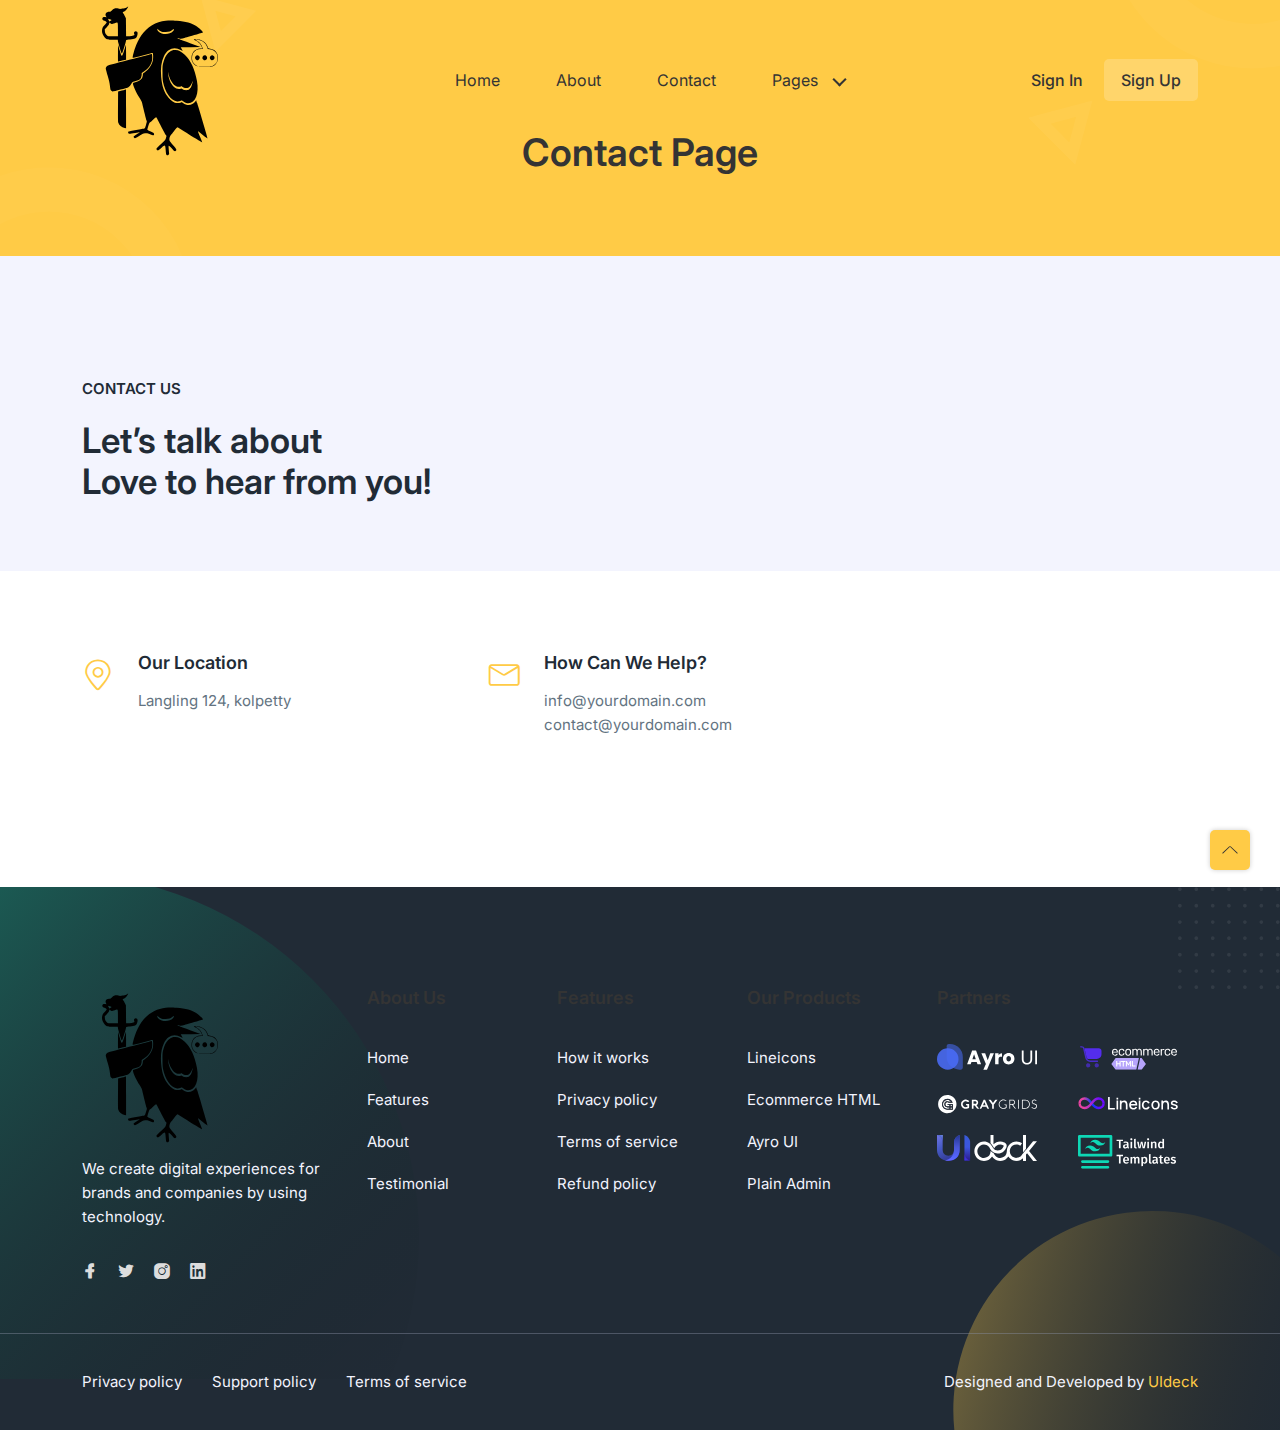
<file: contact.html>
<!-- =========

	Template Name: Play
	Author: UIdeck
	Author URI: https://uideck.com/
	Support: https://uideck.com/support/
	Version: 1.1

========== -->

<!DOCTYPE html>
<html lang="en">
  <head>
    <meta charset="UTF-8" />
    <meta http-equiv="X-UA-Compatible" content="IE=edge" />
    <meta name="viewport" content="width=device-width, initial-scale=1.0" />
    <title>Play | Open source Project by UIdeck</title>

    <!--====== Favicon Icon ======-->
    <link
      rel="shortcut icon"
      href="assets/images/favicon.svg"
      type="image/svg"
    />

    <!-- ===== All CSS files ===== -->
    <link rel="stylesheet" href="assets/css/bootstrap.min.css" />
    <link rel="stylesheet" href="assets/css/animate.css" />
    <link rel="stylesheet" href="assets/css/lineicons.css" />
    <link rel="stylesheet" href="assets/css/ud-styles.css" />
  </head>
  <body>
    <!-- ====== Header Start ====== -->
    <header class="ud-header">
      <div class="container">
        <div class="row">
          <div class="col-lg-12">
            <nav class="navbar navbar-expand-lg">
              <a class="navbar-brand" href="index.html">
                <img src="assets/images/logo/logo.svg" alt="Logo" />
              </a>
              <button class="navbar-toggler">
                <span class="toggler-icon"> </span>
                <span class="toggler-icon"> </span>
                <span class="toggler-icon"> </span>
              </button>

              <div class="navbar-collapse">
                <ul id="nav" class="navbar-nav mx-auto">
                  <li class="nav-item">
                    <a class="ud-menu-scroll" href="#home">Home</a>
                  </li>

                  <li class="nav-item">
                    <a class="ud-menu-scroll" href="#features">About</a>
                  </li>
                  <!-- <li class="nav-item">
                    <a class="ud-menu-scroll" href="#pricing">Pricing</a>
                  </li>
                  <li class="nav-item">
                    <a class="ud-menu-scroll" href="#team">Team</a>
                  </li> -->
                  <li class="nav-item">
                    <a class="ud-menu-scroll" href="#contact">Contact</a>
                  </li>
                  <li class="nav-item nav-item-has-children">
                    <a href="javascript:void(0)"> Pages </a>
                    <ul class="ud-submenu">
                      <li class="ud-submenu-item">
                        <a href="about.html" class="ud-submenu-link">
                          About Page
                        </a>
                      </li>
                      <li class="ud-submenu-item">
                        <a href="pricing.html" class="ud-submenu-link">
                          Pricing Page
                        </a>
                      </li>
                      <li class="ud-submenu-item">
                        <a href="contact.html" class="ud-submenu-link">
                          Contact Page
                        </a>
                      </li>
                      <li class="ud-submenu-item">
                        <a href="blog.html" class="ud-submenu-link">
                          Blog Grid Page
                        </a>
                      </li>
                      <li class="ud-submenu-item">
                        <a href="blog-details.html" class="ud-submenu-link">
                          Blog Details Page
                        </a>
                      </li>
                      <li class="ud-submenu-item">
                        <a href="login.html" class="ud-submenu-link">
                          Sign In Page
                        </a>
                      </li>
                      <li class="ud-submenu-item">
                        <a href="404.html" class="ud-submenu-link">404 Page</a>
                      </li>
                    </ul>
                  </li>
                </ul>
              </div>

              <div class="navbar-btn d-none d-sm-inline-block">
                <a href="login.html" class="ud-main-btn ud-login-btn">
                  Sign In
                </a>
                <a class="ud-main-btn ud-white-btn" href="javascript:void(0)">
                  Sign Up
                </a>
              </div>
            </nav>
          </div>
        </div>
      </div>
    </header>
    <!-- ====== Header End ====== -->

    <!-- ====== Banner Start ====== -->
    <section class="ud-page-banner">
      <div class="container">
        <div class="row">
          <div class="col-lg-12">
            <div class="ud-banner-content">
              <h1>Contact Page</h1>
            </div>
          </div>
        </div>
      </div>
    </section>
    <!-- ====== Banner End ====== -->

    <!-- ====== Contact Start ====== -->
    <section id="contact" class="ud-contact">
      <div class="container">
        <div class="row align-items-center">
          <div class="col-xl-8 col-lg-7">
            <div class="ud-contact-content-wrapper">
              <div class="ud-contact-title">
                <span>CONTACT US</span>
                <h2>
                  Let’s talk about <br />
                  Love to hear from you!
                </h2>
              </div>
              <div class="ud-contact-info-wrapper">
                <div class="ud-single-info">
                  <div class="ud-info-icon">
                    <i class="lni lni-map-marker"></i>
                  </div>
                  <div class="ud-info-meta">
                    <h5>Our Location</h5>
                    <p>Langling 124, kolpetty</p>
                  </div>
                </div>
                <div class="ud-single-info">
                  <div class="ud-info-icon">
                    <i class="lni lni-envelope"></i>
                  </div>
                  <div class="ud-info-meta">
                    <h5>How Can We Help?</h5>
                    <p>info@yourdomain.com</p>
                    <p>contact@yourdomain.com</p>
                  </div>
                </div>
              </div>
            </div>
          </div>
  
        </div>
      </div>
    </section>
    <!-- ====== Contact End ====== -->

    <!-- ====== Footer Start ====== -->
    <footer class="ud-footer wow fadeInUp" data-wow-delay=".15s">
      <div class="shape shape-1">
        <img src="assets/images/footer/shape-1.svg" alt="shape" />
      </div>
      <div class="shape shape-2">
        <img src="assets/images/footer/shape-2.svg" alt="shape" />
      </div>
      <div class="shape shape-3">
        <img src="assets/images/footer/shape-3.svg" alt="shape" />
      </div>
      <div class="ud-footer-widgets">
        <div class="container">
          <div class="row">
            <div class="col-xl-3 col-lg-4 col-md-6">
              <div class="ud-widget">
                <a href="index.html" class="ud-footer-logo">
                  <img src="assets/images/logo/logo.svg" alt="logo" />
                </a>
                <p class="ud-widget-desc">
                  We create digital experiences for brands and companies by
                  using technology.
                </p>
                <ul class="ud-widget-socials">
                  <li>
                    <a href="https://twitter.com/MusharofChy">
                      <i class="lni lni-facebook-filled"></i>
                    </a>
                  </li>
                  <li>
                    <a href="https://twitter.com/MusharofChy">
                      <i class="lni lni-twitter-filled"></i>
                    </a>
                  </li>
                  <li>
                    <a href="https://twitter.com/MusharofChy">
                      <i class="lni lni-instagram-filled"></i>
                    </a>
                  </li>
                  <li>
                    <a href="https://twitter.com/MusharofChy">
                      <i class="lni lni-linkedin-original"></i>
                    </a>
                  </li>
                </ul>
              </div>
            </div>

            <div class="col-xl-2 col-lg-2 col-md-6 col-sm-6">
              <div class="ud-widget">
                <h5 class="ud-widget-title">About Us</h5>
                <ul class="ud-widget-links">
                  <li>
                    <a href="javascript:void(0)">Home</a>
                  </li>
                  <li>
                    <a href="javascript:void(0)">Features</a>
                  </li>
                  <li>
                    <a href="javascript:void(0)">About</a>
                  </li>
                  <li>
                    <a href="javascript:void(0)">Testimonial</a>
                  </li>
                </ul>
              </div>
            </div>
            <div class="col-xl-2 col-lg-3 col-md-6 col-sm-6">
              <div class="ud-widget">
                <h5 class="ud-widget-title">Features</h5>
                <ul class="ud-widget-links">
                  <li>
                    <a href="javascript:void(0)">How it works</a>
                  </li>
                  <li>
                    <a href="javascript:void(0)">Privacy policy</a>
                  </li>
                  <li>
                    <a href="javascript:void(0)">Terms of service</a>
                  </li>
                  <li>
                    <a href="javascript:void(0)">Refund policy</a>
                  </li>
                </ul>
              </div>
            </div>
            <div class="col-xl-2 col-lg-3 col-md-6 col-sm-6">
              <div class="ud-widget">
                <h5 class="ud-widget-title">Our Products</h5>
                <ul class="ud-widget-links">
                  <li>
                    <a
                      href="https://lineicons.com/"
                      rel="nofollow noopner"
                      target="_blank"
                      >Lineicons
                    </a>
                  </li>
                  <li>
                    <a
                      href="https://ecommercehtml.com/"
                      rel="nofollow noopner"
                      target="_blank"
                      >Ecommerce HTML</a
                    >
                  </li>
                  <li>
                    <a
                      href="https://ayroui.com/"
                      rel="nofollow noopner"
                      target="_blank"
                      >Ayro UI</a
                    >
                  </li>
                  <li>
                    <a
                      href="https://graygrids.com/"
                      rel="nofollow noopner"
                      target="_blank"
                      >Plain Admin</a
                    >
                  </li>
                </ul>
              </div>
            </div>
            <div class="col-xl-3 col-lg-6 col-md-8 col-sm-10">
              <div class="ud-widget">
                <h5 class="ud-widget-title">Partners</h5>
                <ul class="ud-widget-brands">
                  <li>
                    <a
                      href="https://ayroui.com/"
                      rel="nofollow noopner"
                      target="_blank"
                    >
                      <img
                        src="assets/images/footer/brands/ayroui.svg"
                        alt="ayroui"
                      />
                    </a>
                  </li>
                  <li>
                    <a
                      href="https://ecommercehtml.com/"
                      rel="nofollow noopner"
                      target="_blank"
                    >
                      <img
                        src="assets/images/footer/brands/ecommerce-html.svg"
                        alt="ecommerce-html"
                      />
                    </a>
                  </li>
                  <li>
                    <a
                      href="https://graygrids.com/"
                      rel="nofollow noopner"
                      target="_blank"
                    >
                      <img
                        src="assets/images/footer/brands/graygrids.svg"
                        alt="graygrids"
                      />
                    </a>
                  </li>
                  <li>
                    <a
                      href="https://lineicons.com/"
                      rel="nofollow noopner"
                      target="_blank"
                    >
                      <img
                        src="assets/images/footer/brands/lineicons.svg"
                        alt="lineicons"
                      />
                    </a>
                  </li>
                  <li>
                    <a
                      href="https://uideck.com/"
                      rel="nofollow noopner"
                      target="_blank"
                    >
                      <img
                        src="assets/images/footer/brands/uideck.svg"
                        alt="uideck"
                      />
                    </a>
                  </li>
                  <li>
                    <a
                      href="https://tailwindtemplates.co/"
                      rel="nofollow noopner"
                      target="_blank"
                    >
                      <img
                        src="assets/images/footer/brands/tailwindtemplates.svg"
                        alt="tailwindtemplates"
                      />
                    </a>
                  </li>
                </ul>
              </div>
            </div>
          </div>
        </div>
      </div>
      <div class="ud-footer-bottom">
        <div class="container">
          <div class="row">
            <div class="col-md-8">
              <ul class="ud-footer-bottom-left">
                <li>
                  <a href="javascript:void(0)">Privacy policy</a>
                </li>
                <li>
                  <a href="javascript:void(0)">Support policy</a>
                </li>
                <li>
                  <a href="javascript:void(0)">Terms of service</a>
                </li>
              </ul>
            </div>
            <div class="col-md-4">
              <p class="ud-footer-bottom-right">
                Designed and Developed by
                <a href="https://uideck.com" rel="nofollow">UIdeck</a>
              </p>
            </div>
          </div>
        </div>
      </div>
    </footer>
    <!-- ====== Footer End ====== -->

    <!-- ====== Back To Top Start ====== -->
    <a href="javascript:void(0)" class="back-to-top">
      <i class="lni lni-chevron-up"> </i>
    </a>
    <!-- ====== Back To Top End ====== -->

    <!-- ====== All Javascript Files ====== -->
    <script src="assets/js/bootstrap.bundle.min.js"></script>
    <script src="assets/js/wow.min.js"></script>
    <script src="assets/js/main.js"></script>
  </body>
</html>
</file>
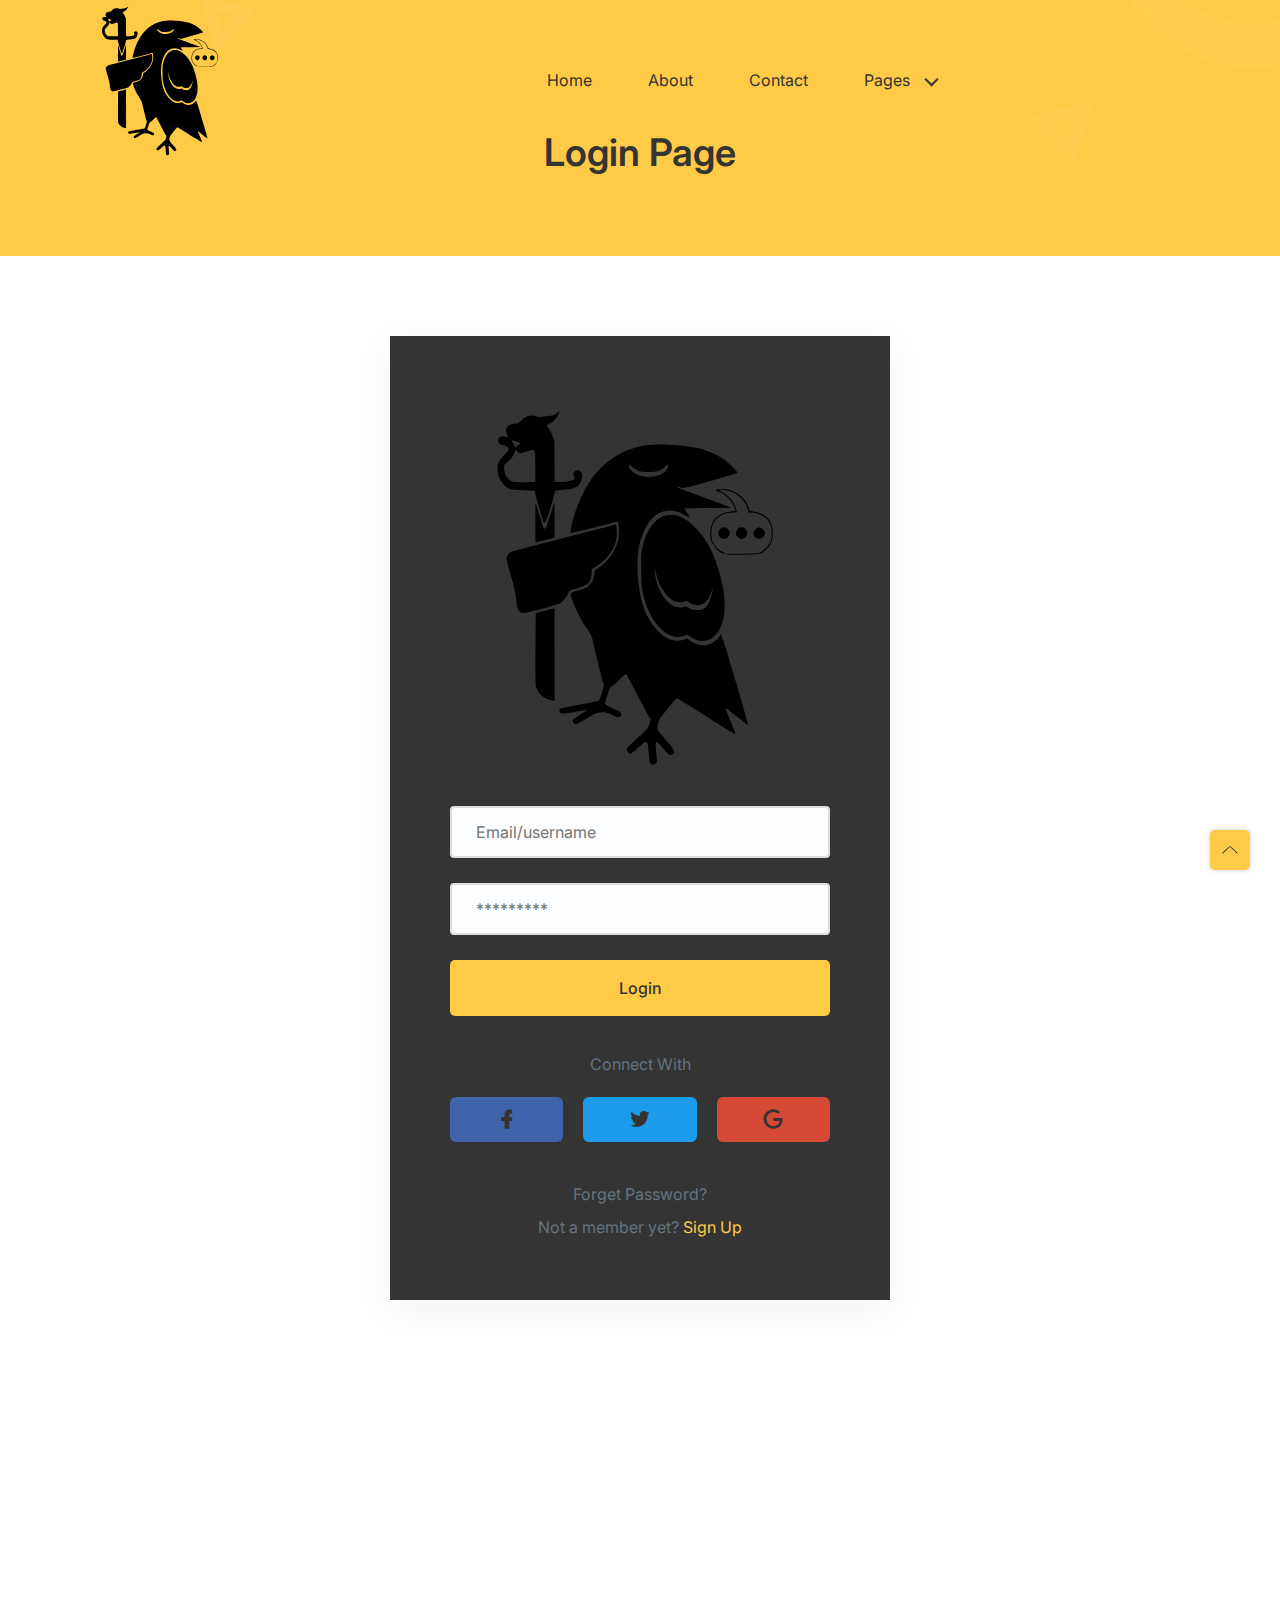
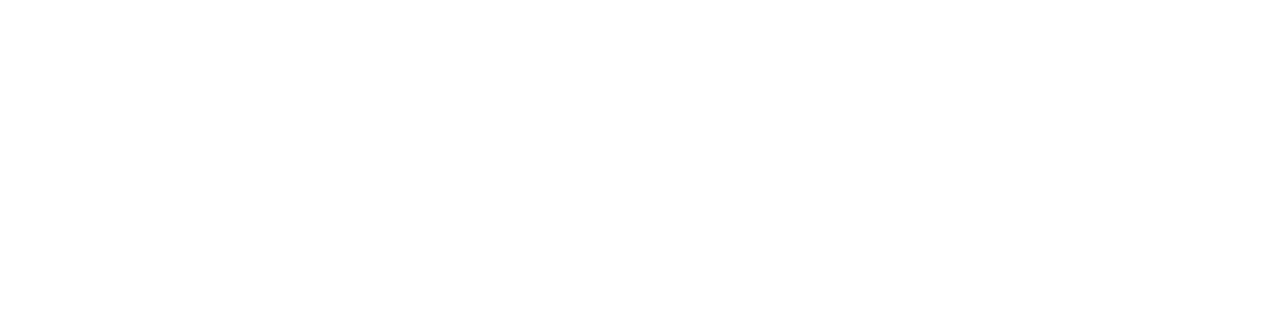
<file: login.html>
<!-- =========

	Template Name: Play
	Author: UIdeck
	Author URI: https://uideck.com/
	Support: https://uideck.com/support/
	Version: 1.1

========== -->

<!DOCTYPE html>
<html lang="en">
  <head>
    <meta charset="UTF-8" />
    <meta http-equiv="X-UA-Compatible" content="IE=edge" />
    <meta name="viewport" content="width=device-width, initial-scale=1.0" />
    <title>Play | Open source Project by UIdeck</title>

    <!--====== Favicon Icon ======-->
    <link
      rel="shortcut icon"
      href="assets/images/favicon.svg"
      type="image/svg"
    />

    <!-- ===== All CSS files ===== -->
    <link rel="stylesheet" href="assets/css/bootstrap.min.css" />
    <link rel="stylesheet" href="assets/css/animate.css" />
    <link rel="stylesheet" href="assets/css/lineicons.css" />
    <link rel="stylesheet" href="assets/css/ud-styles.css" />
  </head>
  <body>
    <!-- ====== Header Start ====== -->
    <header class="ud-header">
      <div class="container">
        <div class="row">
          <div class="col-lg-12">
            <nav class="navbar navbar-expand-lg">
              <a class="navbar-brand" href="index.html">
                <img src="assets/images/logo/logo.svg" alt="Logo" />
              </a>
              <button class="navbar-toggler">
                <span class="toggler-icon"> </span>
                <span class="toggler-icon"> </span>
                <span class="toggler-icon"> </span>
              </button>

              <div class="navbar-collapse">
                <ul id="nav" class="navbar-nav mx-auto">
                  <li class="nav-item">
                    <a class="ud-menu-scroll" href="#home">Home</a>
                  </li>

                  <li class="nav-item">
                    <a class="ud-menu-scroll" href="#features">About</a>
                  </li>
                  <!-- <li class="nav-item">
                    <a class="ud-menu-scroll" href="#pricing">Pricing</a>
                  </li>
                  <li class="nav-item">
                    <a class="ud-menu-scroll" href="#team">Team</a>
                  </li> -->
                  <li class="nav-item">
                    <a class="ud-menu-scroll" href="#contact">Contact</a>
                  </li>
                  <li class="nav-item nav-item-has-children">
                    <a href="javascript:void(0)"> Pages </a>
                    <ul class="ud-submenu">
                      <li class="ud-submenu-item">
                        <a href="about.html" class="ud-submenu-link">
                          About Page
                        </a>
                      </li>
                      <li class="ud-submenu-item">
                        <a href="pricing.html" class="ud-submenu-link">
                          Pricing Page
                        </a>
                      </li>
                      <li class="ud-submenu-item">
                        <a href="contact.html" class="ud-submenu-link">
                          Contact Page
                        </a>
                      </li>
                      <li class="ud-submenu-item">
                        <a href="blog.html" class="ud-submenu-link">
                          Blog Grid Page
                        </a>
                      </li>
                      <li class="ud-submenu-item">
                        <a href="blog-details.html" class="ud-submenu-link">
                          Blog Details Page
                        </a>
                      </li>
                      <li class="ud-submenu-item">
                        <a href="login.html" class="ud-submenu-link">
                          Sign In Page
                        </a>
                      </li>
                      <li class="ud-submenu-item">
                        <a href="404.html" class="ud-submenu-link">404 Page</a>
                      </li>
                    </ul>
                  </li>
                </ul>
              </div>

            
            </nav>
          </div>
        </div>
      </div>
    </header>
    <!-- ====== Header End ====== -->

    <!-- ====== Banner Start ====== -->
    <section class="ud-page-banner">
      <div class="container">
        <div class="row">
          <div class="col-lg-12">
            <div class="ud-banner-content">
              <h1>Login Page</h1>
            </div>
          </div>
        </div>
      </div>
    </section>
    <!-- ====== Banner End ====== -->

    <!-- ====== Login Start ====== -->
    <section class="ud-login">
      <div class="container">
        <div class="row">
          <div class="col-lg-12">
            <div class="ud-login-wrapper">
              <div class="ud-login-logo">
                <img src="assets/images/logo/logo.svg" alt="logo" />
              </div>
              <form class="ud-login-form">
                <div class="ud-form-group">
                  <input
                    type="email"
                    name="email"
                    placeholder="Email/username"
                  />
                </div>
                <div class="ud-form-group">
                  <input
                    type="password"
                    name="password"
                    placeholder="*********"
                  />
                </div>
                <div class="ud-form-group">
                  <button type="submit" class="ud-main-btn w-100">Login</button>
                </div>
              </form>

              <div class="ud-socials-connect">
                <p>Connect With</p>

                <ul>
                  <li>
                    <a href="javascript:void(0)" class="facebook">
                      <i class="lni lni-facebook-filled"></i>
                    </a>
                  </li>
                  <li>
                    <a href="javascript:void(0)" class="twitter">
                      <i class="lni lni-twitter-filled"></i>
                    </a>
                  </li>
                  <li>
                    <a href="javascript:void(0)" class="google">
                      <i class="lni lni-google"></i>
                    </a>
                  </li>
                </ul>
              </div>

              <a class="forget-pass" href="javascript:void(0)">
                Forget Password?
              </a>
              <p class="signup-option">
                Not a member yet? <a href="javascript:void(0)"> Sign Up </a>
              </p>
            </div>
          </div>
        </div>
      </div>
    </section>
    <!-- ====== Login End ====== -->

    <!-- ====== Footer Start ====== -->
    <footer class="ud-footer wow fadeInUp" data-wow-delay=".15s">
      <div class="shape shape-1">
        <img src="assets/images/footer/shape-1.svg" alt="shape" />
      </div>
      <div class="shape shape-2">
        <img src="assets/images/footer/shape-2.svg" alt="shape" />
      </div>
      <div class="shape shape-3">
        <img src="assets/images/footer/shape-3.svg" alt="shape" />
      </div>
      <div class="ud-footer-widgets">
        <div class="container">
          <div class="row">
            <div class="col-xl-3 col-lg-4 col-md-6">
              <div class="ud-widget">
                <a href="index.html" class="ud-footer-logo">
                  <img src="assets/images/logo/logo.svg" alt="logo" />
                </a>
                <p class="ud-widget-desc">
                  We create digital experiences for brands and companies by
                  using technology.
                </p>
                <ul class="ud-widget-socials">
                  <li>
                    <a href="https://twitter.com/MusharofChy">
                      <i class="lni lni-facebook-filled"></i>
                    </a>
                  </li>
                  <li>
                    <a href="https://twitter.com/MusharofChy">
                      <i class="lni lni-twitter-filled"></i>
                    </a>
                  </li>
                  <li>
                    <a href="https://twitter.com/MusharofChy">
                      <i class="lni lni-instagram-filled"></i>
                    </a>
                  </li>
                  <li>
                    <a href="https://twitter.com/MusharofChy">
                      <i class="lni lni-linkedin-original"></i>
                    </a>
                  </li>
                </ul>
              </div>
            </div>

            <div class="col-xl-2 col-lg-2 col-md-6 col-sm-6">
              <div class="ud-widget">
                <h5 class="ud-widget-title">About Us</h5>
                <ul class="ud-widget-links">
                  <li>
                    <a href="javascript:void(0)">Home</a>
                  </li>
                  <li>
                    <a href="javascript:void(0)">Features</a>
                  </li>
                  <li>
                    <a href="javascript:void(0)">About</a>
                  </li>
                  <li>
                    <a href="javascript:void(0)">Testimonial</a>
                  </li>
                </ul>
              </div>
            </div>
            <div class="col-xl-2 col-lg-3 col-md-6 col-sm-6">
              <div class="ud-widget">
                <h5 class="ud-widget-title">Features</h5>
                <ul class="ud-widget-links">
                  <li>
                    <a href="javascript:void(0)">How it works</a>
                  </li>
                  <li>
                    <a href="javascript:void(0)">Privacy policy</a>
                  </li>
                  <li>
                    <a href="javascript:void(0)">Terms of service</a>
                  </li>
                  <li>
                    <a href="javascript:void(0)">Refund policy</a>
                  </li>
                </ul>
              </div>
            </div>
            <div class="col-xl-2 col-lg-3 col-md-6 col-sm-6">
              <div class="ud-widget">
                <h5 class="ud-widget-title">Our Products</h5>
                <ul class="ud-widget-links">
                  <li>
                    <a
                      href="https://lineicons.com/"
                      rel="nofollow noopner"
                      target="_blank"
                      >Lineicons
                    </a>
                  </li>
                  <li>
                    <a
                      href="https://ecommercehtml.com/"
                      rel="nofollow noopner"
                      target="_blank"
                      >Ecommerce HTML</a
                    >
                  </li>
                  <li>
                    <a
                      href="https://ayroui.com/"
                      rel="nofollow noopner"
                      target="_blank"
                      >Ayro UI</a
                    >
                  </li>
                  <li>
                    <a
                      href="https://graygrids.com/"
                      rel="nofollow noopner"
                      target="_blank"
                      >Plain Admin</a
                    >
                  </li>
                </ul>
              </div>
            </div>
            <div class="col-xl-3 col-lg-6 col-md-8 col-sm-10">
              <div class="ud-widget">
                <h5 class="ud-widget-title">Partners</h5>
                <ul class="ud-widget-brands">
                  <li>
                    <a
                      href="https://ayroui.com/"
                      rel="nofollow noopner"
                      target="_blank"
                    >
                      <img
                        src="assets/images/footer/brands/ayroui.svg"
                        alt="ayroui"
                      />
                    </a>
                  </li>
                  <li>
                    <a
                      href="https://ecommercehtml.com/"
                      rel="nofollow noopner"
                      target="_blank"
                    >
                      <img
                        src="assets/images/footer/brands/ecommerce-html.svg"
                        alt="ecommerce-html"
                      />
                    </a>
                  </li>
                  <li>
                    <a
                      href="https://graygrids.com/"
                      rel="nofollow noopner"
                      target="_blank"
                    >
                      <img
                        src="assets/images/footer/brands/graygrids.svg"
                        alt="graygrids"
                      />
                    </a>
                  </li>
                  <li>
                    <a
                      href="https://lineicons.com/"
                      rel="nofollow noopner"
                      target="_blank"
                    >
                      <img
                        src="assets/images/footer/brands/lineicons.svg"
                        alt="lineicons"
                      />
                    </a>
                  </li>
                  <li>
                    <a
                      href="https://uideck.com/"
                      rel="nofollow noopner"
                      target="_blank"
                    >
                      <img
                        src="assets/images/footer/brands/uideck.svg"
                        alt="uideck"
                      />
                    </a>
                  </li>
                  <li>
                    <a
                      href="https://tailwindtemplates.co/"
                      rel="nofollow noopner"
                      target="_blank"
                    >
                      <img
                        src="assets/images/footer/brands/tailwindtemplates.svg"
                        alt="tailwindtemplates"
                      />
                    </a>
                  </li>
                </ul>
              </div>
            </div>
          </div>
        </div>
      </div>
      <div class="ud-footer-bottom">
        <div class="container">
          <div class="row">
            <div class="col-md-8">
              <ul class="ud-footer-bottom-left">
                <li>
                  <a href="javascript:void(0)">Privacy policy</a>
                </li>
                <li>
                  <a href="javascript:void(0)">Support policy</a>
                </li>
                <li>
                  <a href="javascript:void(0)">Terms of service</a>
                </li>
              </ul>
            </div>
            <div class="col-md-4">
              <p class="ud-footer-bottom-right">
                Designed and Developed by
                <a href="https://uideck.com" rel="nofollow">UIdeck</a>
              </p>
            </div>
          </div>
        </div>
      </div>
    </footer>
    <!-- ====== Footer End ====== -->

    <!-- ====== Back To Top Start ====== -->
    <a href="javascript:void(0)" class="back-to-top">
      <i class="lni lni-chevron-up"> </i>
    </a>
    <!-- ====== Back To Top End ====== -->

    <!-- ====== All Javascript Files ====== -->
    <script src="assets/js/bootstrap.bundle.min.js"></script>
    <script src="assets/js/wow.min.js"></script>
    <script src="assets/js/main.js"></script>
  </body>
</html>
</file>
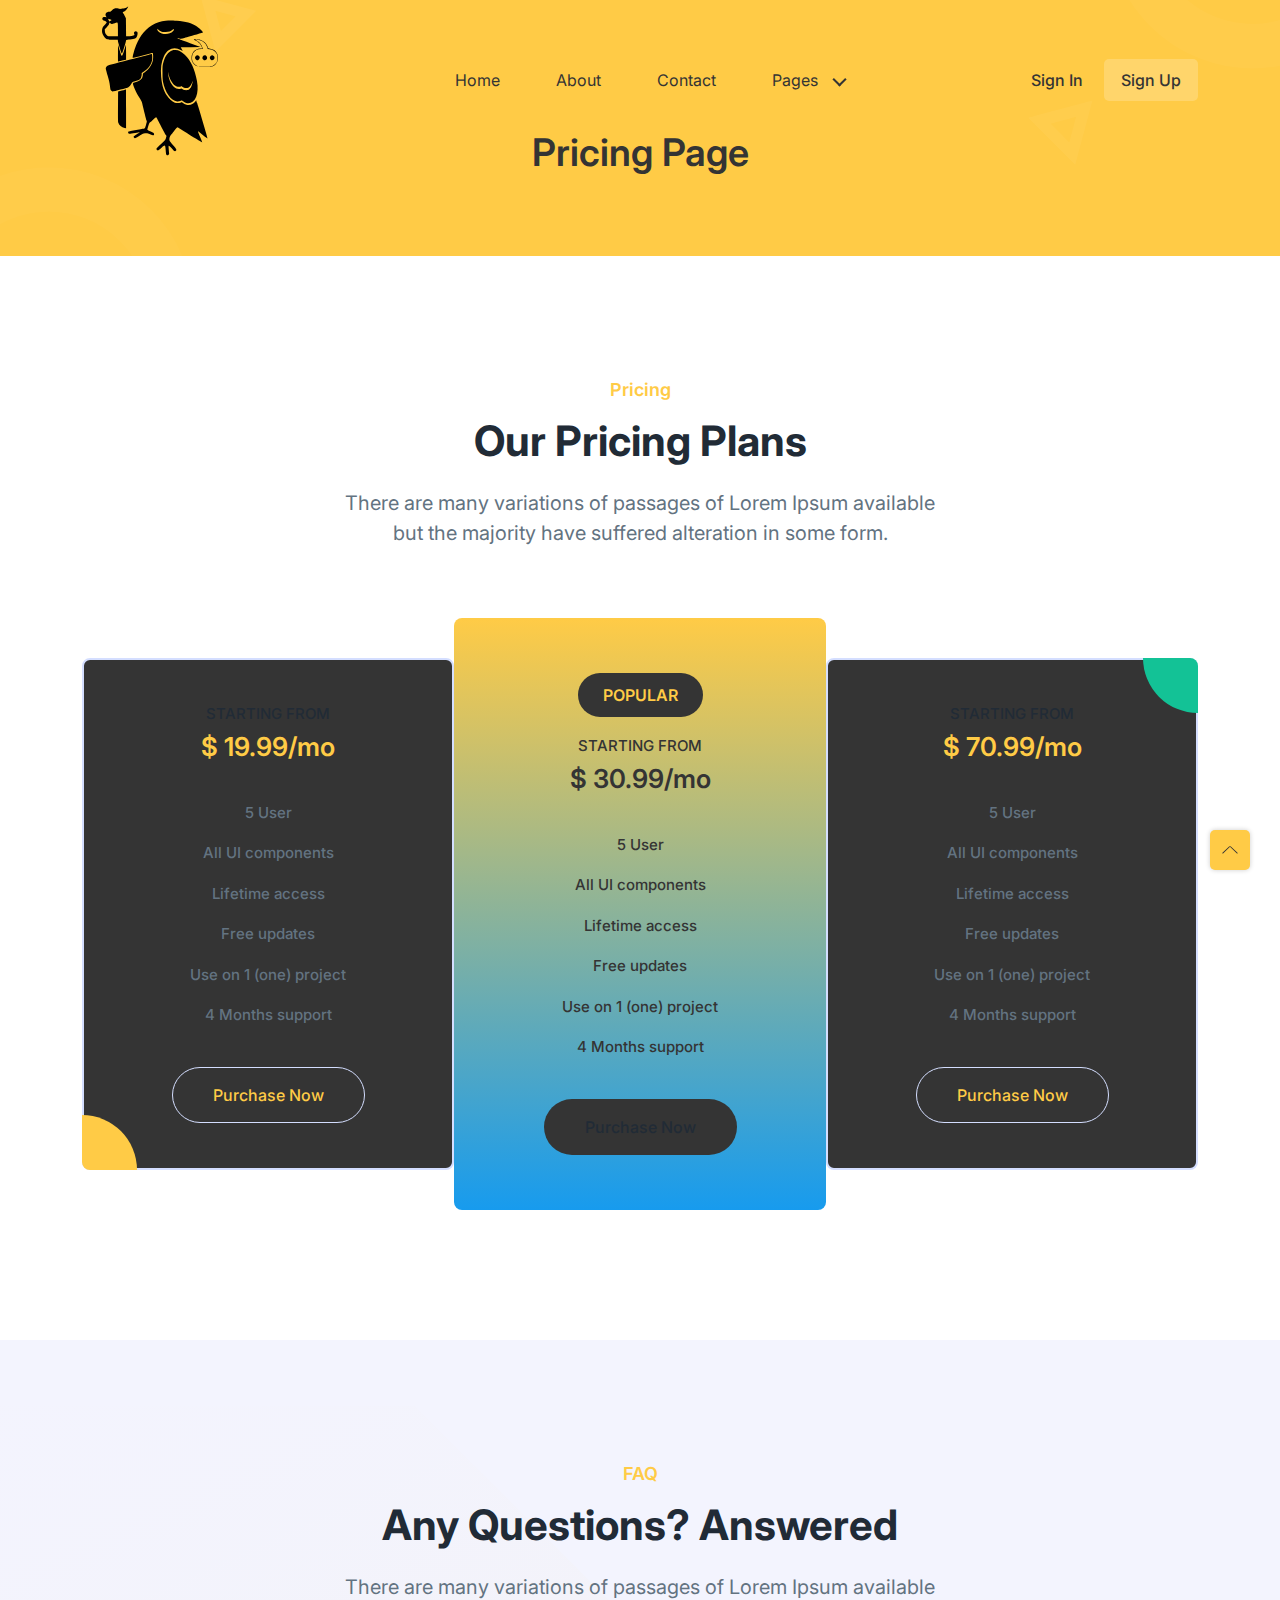
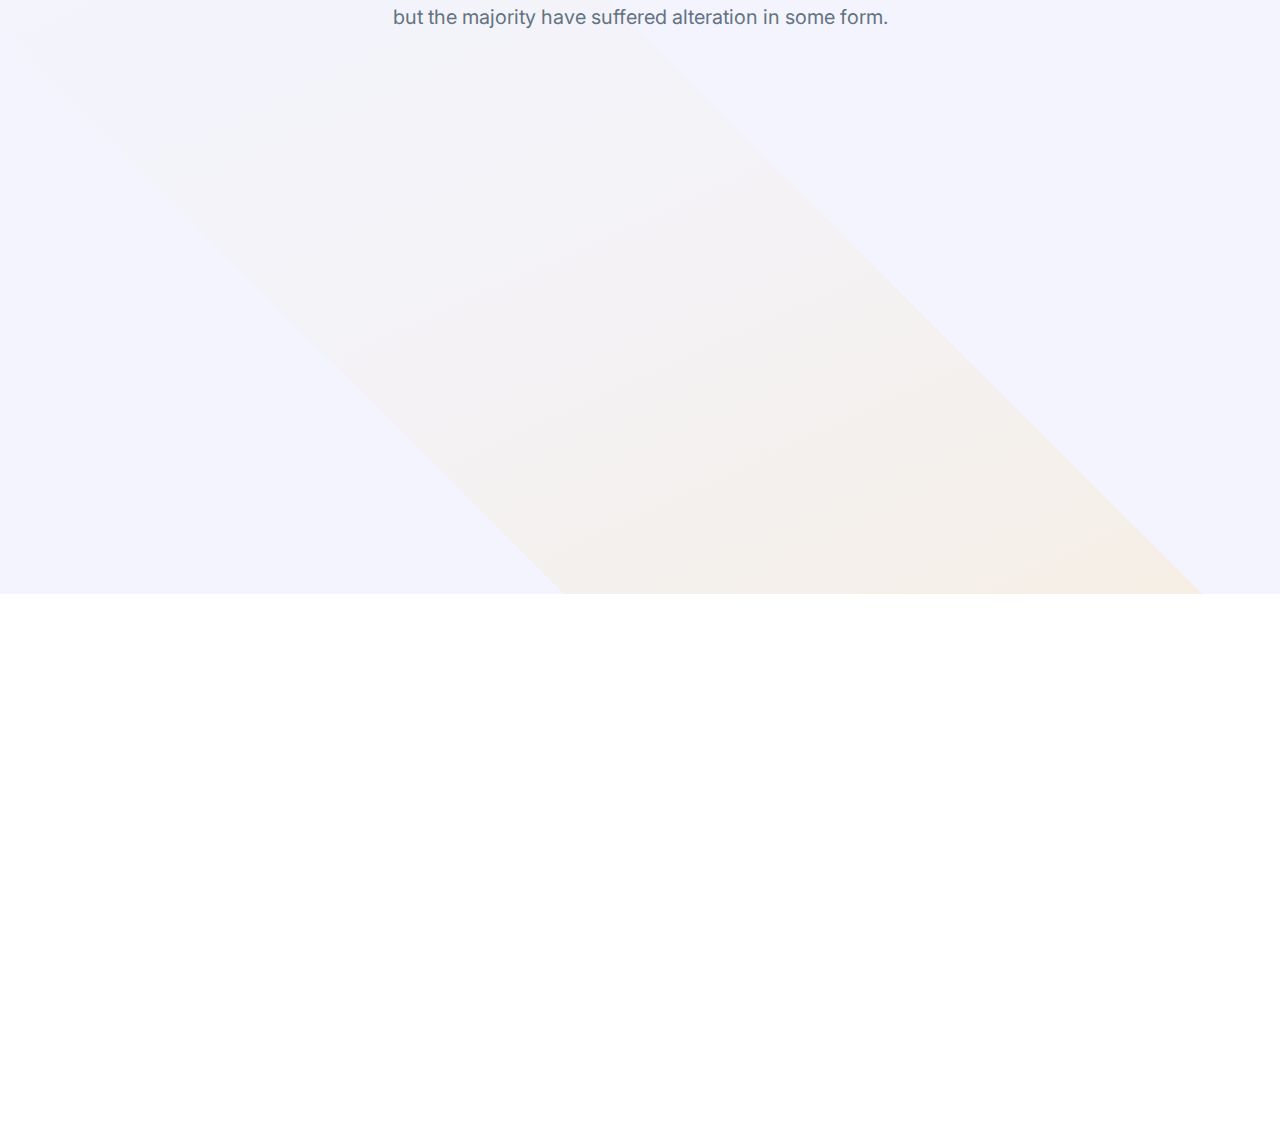
<file: pricing.html>
<!-- =========

	Template Name: Play
	Author: UIdeck
	Author URI: https://uideck.com/
	Support: https://uideck.com/support/
	Version: 1.1

========== -->

<!DOCTYPE html>
<html lang="en">
  <head>
    <meta charset="UTF-8" />
    <meta http-equiv="X-UA-Compatible" content="IE=edge" />
    <meta name="viewport" content="width=device-width, initial-scale=1.0" />
    <title>Play | Open source Project by UIdeck</title>

    <!--====== Favicon Icon ======-->
    <link
      rel="shortcut icon"
      href="assets/images/favicon.svg"
      type="image/svg"
    />

    <!-- ===== All CSS files ===== -->
    <link rel="stylesheet" href="assets/css/bootstrap.min.css" />
    <link rel="stylesheet" href="assets/css/animate.css" />
    <link rel="stylesheet" href="assets/css/lineicons.css" />
    <link rel="stylesheet" href="assets/css/ud-styles.css" />
  </head>
  <body>
    <!-- ====== Header Start ====== -->
    <header class="ud-header">
      <div class="container">
        <div class="row">
          <div class="col-lg-12">
            <nav class="navbar navbar-expand-lg">
              <a class="navbar-brand" href="index.html">
                <img src="assets/images/logo/logo.svg" alt="Logo" />
              </a>
              <button class="navbar-toggler">
                <span class="toggler-icon"> </span>
                <span class="toggler-icon"> </span>
                <span class="toggler-icon"> </span>
              </button>

              <div class="navbar-collapse">
                <ul id="nav" class="navbar-nav mx-auto">
                  <li class="nav-item">
                    <a class="ud-menu-scroll" href="#home">Home</a>
                  </li>

                  <li class="nav-item">
                    <a class="ud-menu-scroll" href="#features">About</a>
                  </li>
                  <!-- <li class="nav-item">
                    <a class="ud-menu-scroll" href="#pricing">Pricing</a>
                  </li>
                  <li class="nav-item">
                    <a class="ud-menu-scroll" href="#team">Team</a>
                  </li> -->
                  <li class="nav-item">
                    <a class="ud-menu-scroll" href="#contact">Contact</a>
                  </li>

                  <li class="nav-item nav-item-has-children">
                    <a href="javascript:void(0)"> Pages </a>
                    <ul class="ud-submenu">
                      <li class="ud-submenu-item">
                        <a href="about.html" class="ud-submenu-link">
                          About Page
                        </a>
                      </li>
                      <li class="ud-submenu-item">
                        <a href="pricing.html" class="ud-submenu-link">
                          Pricing Page
                        </a>
                      </li>
                      <li class="ud-submenu-item">
                        <a href="contact.html" class="ud-submenu-link">
                          Contact Page
                        </a>
                      </li>
                      <li class="ud-submenu-item">
                        <a href="blog.html" class="ud-submenu-link">
                          Blog Grid Page
                        </a>
                      </li>
                      <li class="ud-submenu-item">
                        <a href="blog-details.html" class="ud-submenu-link">
                          Blog Details Page
                        </a>
                      </li>
                      <li class="ud-submenu-item">
                        <a href="login.html" class="ud-submenu-link">
                          Sign In Page
                        </a>
                      </li>
                      <li class="ud-submenu-item">
                        <a href="404.html" class="ud-submenu-link">404 Page</a>
                      </li>
                    </ul>
                  </li>
                </ul>
              </div>

              <div class="navbar-btn d-none d-sm-inline-block">
                <a href="login.html" class="ud-main-btn ud-login-btn">
                  Sign In
                </a>
                <a class="ud-main-btn ud-white-btn" href="javascript:void(0)">
                  Sign Up
                </a>
              </div>
            </nav>
          </div>
        </div>
      </div>
    </header>
    <!-- ====== Header End ====== -->

    <!-- ====== Banner Start ====== -->
    <section class="ud-page-banner">
      <div class="container">
        <div class="row">
          <div class="col-lg-12">
            <div class="ud-banner-content">
              <h1>Pricing Page</h1>
            </div>
          </div>
        </div>
      </div>
    </section>
    <!-- ====== Banner End ====== -->

    <!-- ====== Pricing Start ====== -->
    <section id="pricing" class="ud-pricing">
      <div class="container">
        <div class="row">
          <div class="col-lg-12">
            <div class="ud-section-title mx-auto text-center">
              <span>Pricing</span>
              <h2>Our Pricing Plans</h2>
              <p>
                There are many variations of passages of Lorem Ipsum available
                but the majority have suffered alteration in some form.
              </p>
            </div>
          </div>
        </div>

        <div class="row g-0 align-items-center justify-content-center">
          <div class="col-lg-4 col-md-6 col-sm-10">
            <div
              class="ud-single-pricing first-item wow fadeInUp"
              data-wow-delay=".15s"
            >
              <div class="ud-pricing-header">
                <h3>STARTING FROM</h3>
                <h4>$ 19.99/mo</h4>
              </div>
              <div class="ud-pricing-body">
                <ul>
                  <li>5 User</li>
                  <li>All UI components</li>
                  <li>Lifetime access</li>
                  <li>Free updates</li>
                  <li>Use on 1 (one) project</li>
                  <li>4 Months support</li>
                </ul>
              </div>
              <div class="ud-pricing-footer">
                <a href="javascript:void(0)" class="ud-main-btn ud-border-btn">
                  Purchase Now
                </a>
              </div>
            </div>
          </div>
          <div class="col-lg-4 col-md-6 col-sm-10">
            <div
              class="ud-single-pricing active wow fadeInUp"
              data-wow-delay=".1s"
            >
              <span class="ud-popular-tag">POPULAR</span>
              <div class="ud-pricing-header">
                <h3>STARTING FROM</h3>
                <h4>$ 30.99/mo</h4>
              </div>
              <div class="ud-pricing-body">
                <ul>
                  <li>5 User</li>
                  <li>All UI components</li>
                  <li>Lifetime access</li>
                  <li>Free updates</li>
                  <li>Use on 1 (one) project</li>
                  <li>4 Months support</li>
                </ul>
              </div>
              <div class="ud-pricing-footer">
                <a href="javascript:void(0)" class="ud-main-btn ud-white-btn">
                  Purchase Now
                </a>
              </div>
            </div>
          </div>
          <div class="col-lg-4 col-md-6 col-sm-10">
            <div
              class="ud-single-pricing last-item wow fadeInUp"
              data-wow-delay=".15s"
            >
              <div class="ud-pricing-header">
                <h3>STARTING FROM</h3>
                <h4>$ 70.99/mo</h4>
              </div>
              <div class="ud-pricing-body">
                <ul>
                  <li>5 User</li>
                  <li>All UI components</li>
                  <li>Lifetime access</li>
                  <li>Free updates</li>
                  <li>Use on 1 (one) project</li>
                  <li>4 Months support</li>
                </ul>
              </div>
              <div class="ud-pricing-footer">
                <a href="javascript:void(0)" class="ud-main-btn ud-border-btn">
                  Purchase Now
                </a>
              </div>
            </div>
          </div>
        </div>
      </div>
    </section>
    <!-- ====== Pricing End ====== -->

    <!-- ====== FAQ Start ====== -->
    <section id="faq" class="ud-faq">
      <div class="shape">
        <img src="assets/images/faq/shape.svg" alt="shape" />
      </div>
      <div class="container">
        <div class="row">
          <div class="col-lg-12">
            <div class="ud-section-title text-center mx-auto">
              <span>FAQ</span>
              <h2>Any Questions? Answered</h2>
              <p>
                There are many variations of passages of Lorem Ipsum available
                but the majority have suffered alteration in some form.
              </p>
            </div>
          </div>
        </div>

        <div class="row">
          <div class="col-lg-6">
            <div class="ud-single-faq wow fadeInUp" data-wow-delay=".1s">
              <div class="accordion">
                <button
                  class="ud-faq-btn collapsed"
                  data-bs-toggle="collapse"
                  data-bs-target="#collapseOne"
                >
                  <span class="icon flex-shrink-0">
                    <i class="lni lni-chevron-down"></i>
                  </span>
                  <span>How to use UIdeck?</span>
                </button>
                <div id="collapseOne" class="accordion-collapse collapse">
                  <div class="ud-faq-body">
                    Lorem Ipsum is simply dummy text of the printing and
                    typesetting industry. Lorem Ipsum has been the industry's
                    standard dummy text ever since the 1500s, when an unknown
                    printer took a galley of type and scrambled it to make a
                    type specimen book.
                  </div>
                </div>
              </div>
            </div>
            <div class="ud-single-faq wow fadeInUp" data-wow-delay=".15s">
              <div class="accordion">
                <button
                  class="ud-faq-btn collapsed"
                  data-bs-toggle="collapse"
                  data-bs-target="#collapseTwo"
                >
                  <span class="icon flex-shrink-0">
                    <i class="lni lni-chevron-down"></i>
                  </span>
                  <span>How to download icons from Lineicons?</span>
                </button>
                <div id="collapseTwo" class="accordion-collapse collapse">
                  <div class="ud-faq-body">
                    Lorem Ipsum is simply dummy text of the printing and
                    typesetting industry. Lorem Ipsum has been the industry's
                    standard dummy text ever since the 1500s, when an unknown
                    printer took a galley of type and scrambled it to make a
                    type specimen book.
                  </div>
                </div>
              </div>
            </div>
            <div class="ud-single-faq wow fadeInUp" data-wow-delay=".2s">
              <div class="accordion">
                <button
                  class="ud-faq-btn collapsed"
                  data-bs-toggle="collapse"
                  data-bs-target="#collapseThree"
                >
                  <span class="icon flex-shrink-0">
                    <i class="lni lni-chevron-down"></i>
                  </span>
                  <span>Is GrayGrids part of UIdeck?</span>
                </button>
                <div id="collapseThree" class="accordion-collapse collapse">
                  <div class="ud-faq-body">
                    Lorem Ipsum is simply dummy text of the printing and
                    typesetting industry. Lorem Ipsum has been the industry's
                    standard dummy text ever since the 1500s, when an unknown
                    printer took a galley of type and scrambled it to make a
                    type specimen book.
                  </div>
                </div>
              </div>
            </div>
          </div>
          <div class="col-lg-6">
            <div class="ud-single-faq wow fadeInUp" data-wow-delay=".1s">
              <div class="accordion">
                <button
                  class="ud-faq-btn collapsed"
                  data-bs-toggle="collapse"
                  data-bs-target="#collapseFour"
                >
                  <span class="icon flex-shrink-0">
                    <i class="lni lni-chevron-down"></i>
                  </span>
                  <span>Can I use this template for commercial project?</span>
                </button>
                <div id="collapseFour" class="accordion-collapse collapse">
                  <div class="ud-faq-body">
                    Lorem Ipsum is simply dummy text of the printing and
                    typesetting industry. Lorem Ipsum has been the industry's
                    standard dummy text ever since the 1500s, when an unknown
                    printer took a galley of type and scrambled it to make a
                    type specimen book.
                  </div>
                </div>
              </div>
            </div>
            <div class="ud-single-faq wow fadeInUp" data-wow-delay=".15s">
              <div class="accordion">
                <button
                  class="ud-faq-btn collapsed"
                  data-bs-toggle="collapse"
                  data-bs-target="#collapseFive"
                >
                  <span class="icon flex-shrink-0">
                    <i class="lni lni-chevron-down"></i>
                  </span>
                  <span>Do you have plan releasing Play Pro?</span>
                </button>
                <div id="collapseFive" class="accordion-collapse collapse">
                  <div class="ud-faq-body">
                    Lorem Ipsum is simply dummy text of the printing and
                    typesetting industry. Lorem Ipsum has been the industry's
                    standard dummy text ever since the 1500s, when an unknown
                    printer took a galley of type and scrambled it to make a
                    type specimen book.
                  </div>
                </div>
              </div>
            </div>
            <div class="ud-single-faq wow fadeInUp" data-wow-delay=".2s">
              <div class="accordion">
                <button
                  class="ud-faq-btn collapsed"
                  data-bs-toggle="collapse"
                  data-bs-target="#collapseSix"
                >
                  <span class="icon flex-shrink-0">
                    <i class="lni lni-chevron-down"></i>
                  </span>
                  <span>Where and how to host this template?</span>
                </button>
                <div id="collapseSix" class="accordion-collapse collapse">
                  <div class="ud-faq-body">
                    Lorem Ipsum is simply dummy text of the printing and
                    typesetting industry. Lorem Ipsum has been the industry's
                    standard dummy text ever since the 1500s, when an unknown
                    printer took a galley of type and scrambled it to make a
                    type specimen book.
                  </div>
                </div>
              </div>
            </div>
          </div>
        </div>
      </div>
    </section>
    <!-- ====== FAQ End ====== -->

    <!-- ====== Footer Start ====== -->
    <footer class="ud-footer wow fadeInUp" data-wow-delay=".15s">
      <div class="shape shape-1">
        <img src="assets/images/footer/shape-1.svg" alt="shape" />
      </div>
      <div class="shape shape-2">
        <img src="assets/images/footer/shape-2.svg" alt="shape" />
      </div>
      <div class="shape shape-3">
        <img src="assets/images/footer/shape-3.svg" alt="shape" />
      </div>
      <div class="ud-footer-widgets">
        <div class="container">
          <div class="row">
            <div class="col-xl-3 col-lg-4 col-md-6">
              <div class="ud-widget">
                <a href="index.html" class="ud-footer-logo">
                  <img src="assets/images/logo/logo.svg" alt="logo" />
                </a>
                <p class="ud-widget-desc">
                  We create digital experiences for brands and companies by
                  using technology.
                </p>
                <ul class="ud-widget-socials">
                  <li>
                    <a href="https://twitter.com/MusharofChy">
                      <i class="lni lni-facebook-filled"></i>
                    </a>
                  </li>
                  <li>
                    <a href="https://twitter.com/MusharofChy">
                      <i class="lni lni-twitter-filled"></i>
                    </a>
                  </li>
                  <li>
                    <a href="https://twitter.com/MusharofChy">
                      <i class="lni lni-instagram-filled"></i>
                    </a>
                  </li>
                  <li>
                    <a href="https://twitter.com/MusharofChy">
                      <i class="lni lni-linkedin-original"></i>
                    </a>
                  </li>
                </ul>
              </div>
            </div>

            <div class="col-xl-2 col-lg-2 col-md-6 col-sm-6">
              <div class="ud-widget">
                <h5 class="ud-widget-title">About Us</h5>
                <ul class="ud-widget-links">
                  <li>
                    <a href="javascript:void(0)">Home</a>
                  </li>
                  <li>
                    <a href="javascript:void(0)">Features</a>
                  </li>
                  <li>
                    <a href="javascript:void(0)">About</a>
                  </li>
                  <li>
                    <a href="javascript:void(0)">Testimonial</a>
                  </li>
                </ul>
              </div>
            </div>
            <div class="col-xl-2 col-lg-3 col-md-6 col-sm-6">
              <div class="ud-widget">
                <h5 class="ud-widget-title">Features</h5>
                <ul class="ud-widget-links">
                  <li>
                    <a href="javascript:void(0)">How it works</a>
                  </li>
                  <li>
                    <a href="javascript:void(0)">Privacy policy</a>
                  </li>
                  <li>
                    <a href="javascript:void(0)">Terms of service</a>
                  </li>
                  <li>
                    <a href="javascript:void(0)">Refund policy</a>
                  </li>
                </ul>
              </div>
            </div>
            <div class="col-xl-2 col-lg-3 col-md-6 col-sm-6">
              <div class="ud-widget">
                <h5 class="ud-widget-title">Our Products</h5>
                <ul class="ud-widget-links">
                  <li>
                    <a
                      href="https://lineicons.com/"
                      rel="nofollow noopner"
                      target="_blank"
                      >Lineicons
                    </a>
                  </li>
                  <li>
                    <a
                      href="https://ecommercehtml.com/"
                      rel="nofollow noopner"
                      target="_blank"
                      >Ecommerce HTML</a
                    >
                  </li>
                  <li>
                    <a
                      href="https://ayroui.com/"
                      rel="nofollow noopner"
                      target="_blank"
                      >Ayro UI</a
                    >
                  </li>
                  <li>
                    <a
                      href="https://graygrids.com/"
                      rel="nofollow noopner"
                      target="_blank"
                      >Plain Admin</a
                    >
                  </li>
                </ul>
              </div>
            </div>
            <div class="col-xl-3 col-lg-6 col-md-8 col-sm-10">
              <div class="ud-widget">
                <h5 class="ud-widget-title">Partners</h5>
                <ul class="ud-widget-brands">
                  <li>
                    <a
                      href="https://ayroui.com/"
                      rel="nofollow noopner"
                      target="_blank"
                    >
                      <img
                        src="assets/images/footer/brands/ayroui.svg"
                        alt="ayroui"
                      />
                    </a>
                  </li>
                  <li>
                    <a
                      href="https://ecommercehtml.com/"
                      rel="nofollow noopner"
                      target="_blank"
                    >
                      <img
                        src="assets/images/footer/brands/ecommerce-html.svg"
                        alt="ecommerce-html"
                      />
                    </a>
                  </li>
                  <li>
                    <a
                      href="https://graygrids.com/"
                      rel="nofollow noopner"
                      target="_blank"
                    >
                      <img
                        src="assets/images/footer/brands/graygrids.svg"
                        alt="graygrids"
                      />
                    </a>
                  </li>
                  <li>
                    <a
                      href="https://lineicons.com/"
                      rel="nofollow noopner"
                      target="_blank"
                    >
                      <img
                        src="assets/images/footer/brands/lineicons.svg"
                        alt="lineicons"
                      />
                    </a>
                  </li>
                  <li>
                    <a
                      href="https://uideck.com/"
                      rel="nofollow noopner"
                      target="_blank"
                    >
                      <img
                        src="assets/images/footer/brands/uideck.svg"
                        alt="uideck"
                      />
                    </a>
                  </li>
                  <li>
                    <a
                      href="https://tailwindtemplates.co/"
                      rel="nofollow noopner"
                      target="_blank"
                    >
                      <img
                        src="assets/images/footer/brands/tailwindtemplates.svg"
                        alt="tailwindtemplates"
                      />
                    </a>
                  </li>
                </ul>
              </div>
            </div>
          </div>
        </div>
      </div>
      <div class="ud-footer-bottom">
        <div class="container">
          <div class="row">
            <div class="col-md-8">
              <ul class="ud-footer-bottom-left">
                <li>
                  <a href="javascript:void(0)">Privacy policy</a>
                </li>
                <li>
                  <a href="javascript:void(0)">Support policy</a>
                </li>
                <li>
                  <a href="javascript:void(0)">Terms of service</a>
                </li>
              </ul>
            </div>
            <div class="col-md-4">
              <p class="ud-footer-bottom-right">
                Designed and Developed by
                <a href="https://uideck.com" rel="nofollow">UIdeck</a>
              </p>
            </div>
          </div>
        </div>
      </div>
    </footer>
    <!-- ====== Footer End ====== -->

    <!-- ====== Back To Top Start ====== -->
    <a href="javascript:void(0)" class="back-to-top">
      <i class="lni lni-chevron-up"> </i>
    </a>
    <!-- ====== Back To Top End ====== -->

    <!-- ====== All Javascript Files ====== -->
    <script src="assets/js/bootstrap.bundle.min.js"></script>
    <script src="assets/js/wow.min.js"></script>
    <script src="assets/js/main.js"></script>
  </body>
</html>
</file>
<file: assets/css/ud-styles.css>
/* =======

	Template Name: Play Bootstrap
	Author: UIdeck
	Author URI: https://uideck.com/
	Support: https://github.com/uideck/
	Version: 1.0

======== */
/*===========================
  COMMON css 
===========================*/
@import url("https://fonts.googleapis.com/css2?family=Inter:wght@200;300;400;500;600;700;800;900&display=swap");
:root {
  --font: "Inter", poppins;
  --body-color: #637381;
  --heading-color: #212b36;
  --primary-color: #FFCB46;
  --white: #343434;
}

body {
  font-family: var(--font);
  font-weight: normal;
  font-style: normal;
  color: var(--body-color);
  overflow-x: hidden;
}

* {
  margin: 0;
  padding: 0;
  -webkit-box-sizing: border-box;
  box-sizing: border-box;
}

img {
  max-width: 100%;
}

a,
button,
input,
textarea {
  -webkit-transition: all 0.3s ease-out 0s;
  transition: all 0.3s ease-out 0s;
}

a,
a:focus,
input:focus,
textarea:focus,
button:focus,
.navbar-toggler:focus {
  text-decoration: none;
  outline: none;
  -webkit-box-shadow: none;
          box-shadow: none;
}

a:focus,
a:hover {
  text-decoration: none;
}

i,
span,
a {
  display: inline-block;
}

audio,
canvas,
iframe,
img,
svg,
video {
  vertical-align: middle;
}

h1,
h2,
h3,
h4,
h5,
h6 {
  font-weight: 700;
  color: var(--heading-color);
  margin: 0px;
}

h1 {
  font-size: 48px;
}

h2 {
  font-size: 36px;
}

h3 {
  font-size: 28px;
}

h4 {
  font-size: 22px;
}

h5 {
  font-size: 18px;
}

h6 {
  font-size: 16px;
}

ul,
ol {
  margin: 0px;
  padding: 0px;
  list-style-type: none;
}

p {
  font-size: 16px;
  font-weight: 400;
  line-height: 26px;
  color: var(--body-color);
  margin: 0px;
}

.bg_cover {
  background-position: center center;
  background-size: cover;
  background-repeat: no-repeat;
  width: 100%;
  height: 100%;
}

/*===== All Button Style =====*/
.ud-main-btn {
  display: inline-block;
  text-align: center;
  white-space: nowrap;
  vertical-align: middle;
  font-weight: 500;
  font-size: 16px;
  border-radius: 5px;
  padding: 15px 25px;
  border: 1px solid transparent;
  color: var(--white);
  cursor: pointer;
  z-index: 5;
  -webkit-transition: all 0.4s ease-out 0s;
  transition: all 0.4s ease-out 0s;
  background: var(--primary-color);
}

.ud-main-btn:hover {
  color: var(--white);
  background: var(--heading-color);
}

@media (max-width: 767px) {
  .container {
    padding-left: 40px;
    padding-right: 40px;
  }
}

@media only screen and (min-width: 576px) and (max-width: 767px) {
  .container {
    padding-left: 20px;
    padding-right: 20px;
  }
}

.back-to-top {
  width: 40px;
  height: 40px;
  line-height: 40px;
  background: var(--primary-color);
  -webkit-box-shadow: 0px 0px 5px rgba(0, 0, 0, 0.2);
          box-shadow: 0px 0px 5px rgba(0, 0, 0, 0.2);
  text-align: center;
  -webkit-box-pack: center;
      -ms-flex-pack: center;
          justify-content: center;
  -webkit-box-align: center;
      -ms-flex-align: center;
          align-items: center;
  border-radius: 5px;
  position: fixed;
  right: 30px;
  bottom: 30px;
  z-index: 99;
  color: var(--white);
}

.back-to-top:hover {
  color: var(--white);
  background: var(--heading-color);
}

/* ===== Header CSS ===== */
.ud-header {
  position: absolute;
  top: 0;
  left: 0;
  width: 100%;
  z-index: 99;
  -webkit-transition: all 0.3s ease-out 0s;
  transition: all 0.3s ease-out 0s;
}

.sticky {
  position: fixed;
  z-index: 99;
  background-color: rgba(255, 255, 255, 0.8);
  -webkit-backdrop-filter: blur(5px);
          backdrop-filter: blur(5px);
  -webkit-box-shadow: inset 0 -1px 0 0 rgba(0, 0, 0, 0.1);
  box-shadow: inset 0 -1px 0 0 rgba(0, 0, 0, 0.1);
  -webkit-transition: all 0.3s ease-out 0s;
  transition: all 0.3s ease-out 0s;
}

.sticky .navbar {
  padding: 0;
}

.navbar {
  padding: 0px 0;
  border-radius: 5px;
  position: relative;
  -webkit-transition: all 0.3s ease-out 0s;
  transition: all 0.3s ease-out 0s;
}

.navbar-brand {
  padding: 0;
}

@media only screen and (min-width: 768px) and (max-width: 991px), (max-width: 767px) {
  .navbar-brand {
    padding: 5px 0px;
  }
}

.navbar-brand img {
  max-width: 160px;
}

.navbar-toggler {
  padding: 0;
}

.navbar-toggler .toggler-icon {
  width: 30px;
  height: 2px;
  background-color: var(--white);
  display: block;
  margin: 5px 0;
  position: relative;
  -webkit-transition: all 0.3s ease-out 0s;
  transition: all 0.3s ease-out 0s;
}

.navbar-toggler.active .toggler-icon:nth-of-type(1) {
  -webkit-transform: rotate(45deg);
  transform: rotate(45deg);
  top: 7px;
}

.navbar-toggler.active .toggler-icon:nth-of-type(2) {
  opacity: 0;
}

.navbar-toggler.active .toggler-icon:nth-of-type(3) {
  -webkit-transform: rotate(135deg);
  transform: rotate(135deg);
  top: -7px;
}

@media only screen and (min-width: 768px) and (max-width: 991px), (max-width: 767px) {
  .navbar-collapse {
    position: absolute;
    top: 100%;
    right: 0;
    max-width: 300px;
    width: 100%;
    background-color: var(--white);
    z-index: 9;
    -webkit-box-shadow: 0px 15px 20px 0px rgba(0, 0, 0, 0.1);
    box-shadow: 0px 15px 20px 0px rgba(0, 0, 0, 0.1);
    padding: 0px;
    display: none;
    border-radius: 5px;
  }
  .navbar-collapse.show {
    display: block;
  }
}

@media only screen and (min-width: 768px) and (max-width: 991px), (max-width: 767px) {
  .navbar-nav {
    padding: 20px 30px;
  }
}

.navbar-nav .nav-item {
  position: relative;
  padding: 0px 20px;
}

@media only screen and (min-width: 992px) and (max-width: 1199px) {
  .navbar-nav .nav-item {
    padding: 0px 12px;
  }
}

@media only screen and (min-width: 768px) and (max-width: 991px), (max-width: 767px) {
  .navbar-nav .nav-item {
    padding: 0px;
  }
}

.navbar-nav .nav-item > a {
  font-size: 16px;
  font-weight: 400;
  color: var(--white);
  -webkit-transition: all 0.3s ease-out 0s;
  transition: all 0.3s ease-out 0s;
  padding: 25px 8px;
  position: relative;
}

@media only screen and (min-width: 768px) and (max-width: 991px), (max-width: 767px) {
  .navbar-nav .nav-item > a {
    display: block;
    padding: 8px 0;
    color: var(--heading-color);
  }
}

.navbar-nav .nav-item > a:hover, .navbar-nav .nav-item > a.active {
  color: var(--white);
  opacity: 0.5;
}

@media only screen and (min-width: 768px) and (max-width: 991px), (max-width: 767px) {
  .navbar-nav .nav-item > a:hover, .navbar-nav .nav-item > a.active {
    color: var(--primary-color);
    opacity: 1;
  }
}

.navbar-nav .nav-item .ud-submenu {
  position: absolute;
  width: 250px;
  background: var(--white);
  top: 110%;
  padding: 20px 30px;
  -webkit-box-shadow: 0 15px 44px rgba(140, 140, 140, 0.18);
          box-shadow: 0 15px 44px rgba(140, 140, 140, 0.18);
  border-radius: 5px;
  opacity: 0;
  visibility: hidden;
  -webkit-transition: all 0.3s ease-out 0s;
  transition: all 0.3s ease-out 0s;
}

@media only screen and (min-width: 768px) and (max-width: 991px), (max-width: 767px) {
  .navbar-nav .nav-item .ud-submenu {
    position: static;
    -webkit-box-shadow: none;
            box-shadow: none;
    width: 100%;
    padding: 0px;
    opacity: 1;
    visibility: visible;
    display: none;
  }
}

.navbar-nav .nav-item .ud-submenu.show {
  display: block;
}

.navbar-nav .nav-item .ud-submenu .ud-submenu-link {
  padding: 7px 0;
  color: var(--heading-color);
  font-size: 14px;
}

.navbar-nav .nav-item .ud-submenu .ud-submenu-link:hover {
  color: var(--primary-color);
}

.navbar-nav .nav-item:hover > a {
  color: var(--white);
  opacity: 0.5;
}

@media only screen and (min-width: 768px) and (max-width: 991px), (max-width: 767px) {
  .navbar-nav .nav-item:hover > a {
    color: var(--primary-color);
    opacity: 1;
  }
}

.navbar-nav .nav-item:hover > .ud-submenu {
  opacity: 1;
  visibility: visible;
  top: 100%;
}

.navbar-nav .nav-item.nav-item-has-children > a {
  position: relative;
}

.navbar-nav .nav-item.nav-item-has-children > a::after {
  content: "";
  -webkit-box-sizing: border-box;
          box-sizing: border-box;
  position: absolute;
  width: 10px;
  height: 10px;
  border-bottom: 2px solid;
  border-right: 2px solid;
  -webkit-transform: rotate(45deg) translateY(-50%);
          transform: rotate(45deg) translateY(-50%);
  right: -15px;
  top: 50%;
  margin-top: -2px;
}

@media only screen and (min-width: 768px) and (max-width: 991px), (max-width: 767px) {
  .navbar-nav .nav-item.nav-item-has-children > a::after {
    right: 5px;
  }
}

@media only screen and (min-width: 768px) and (max-width: 991px), (max-width: 767px) {
  .navbar-btn {
    position: absolute;
    top: 50%;
    right: 50px;
    -webkit-transform: translateY(-50%);
    transform: translateY(-50%);
  }
}

.navbar-btn .ud-main-btn {
  padding: 8px 16px;
  background: transparent;
}

.navbar-btn .ud-login-btn:hover {
  opacity: 0.5;
}

.navbar-btn .ud-white-btn {
  background: rgba(255, 255, 255, 0.2);
}

.navbar-btn .ud-white-btn:hover {
  background: white;
  color: var(--heading-color);
}

.sticky .navbar-toggler .toggler-icon {
  background-color: var(--heading-color);
}

.sticky .navbar-nav .nav-item:hover > a {
  color: var(--primary-color);
  opacity: 1;
}

.sticky .navbar-nav .nav-item a {
  color: var(--heading-color);
}

.sticky .navbar-nav .nav-item a.active, .sticky .navbar-nav .nav-item a:hover {
  color: var(--primary-color);
  opacity: 1;
}

.sticky .navbar-btn .ud-main-btn.ud-login-btn {
  color: var(--heading-color);
}

.sticky .navbar-btn .ud-main-btn.ud-login-btn:hover {
  color: var(--primary-color);
  opacity: 1;
}

.sticky .navbar-btn .ud-white-btn {
  background: var(--primary-color);
  color: var(--white);
}

.sticky .navbar-btn .ud-white-btn:hover {
  background: var(--heading-color);
}

/* ===== Hero CSS ===== */
.ud-hero {
  background: var(--primary-color);
  padding-top: 180px;
}

@media only screen and (min-width: 768px) and (max-width: 991px) {
  .ud-hero {
    padding-top: 160px;
  }
}

@media (max-width: 767px) {
  .ud-hero {
    padding-top: 130px;
  }
}

.ud-hero-content {
  max-width: 780px;
  margin: auto;
  margin-bottom: 30px;
}

.ud-hero-content .ud-hero-title {
  color: var(--white);
  font-weight: 700;
  font-size: 45px;
  line-height: 60px;
  text-align: center;
  margin-bottom: 30px;
}

@media only screen and (min-width: 768px) and (max-width: 991px) {
  .ud-hero-content .ud-hero-title {
    font-size: 38px;
    line-height: 50px;
  }
}

@media (max-width: 767px) {
  .ud-hero-content .ud-hero-title {
    font-size: 26px;
    line-height: 38px;
  }
}

.ud-hero-content .ud-hero-desc {
  font-weight: normal;
  font-size: 20px;
  line-height: 35px;
  text-align: center;
  color: var(--white);
  opacity: 0.8;
  max-width: 600px;
  margin: auto;
  margin-bottom: 30px;
}

@media (max-width: 767px) {
  .ud-hero-content .ud-hero-desc {
    font-size: 16px;
    line-height: 30px;
  }
}

.ud-hero-buttons {
  display: -webkit-box;
  display: -ms-flexbox;
  display: flex;
  -webkit-box-align: center;
      -ms-flex-align: center;
          align-items: center;
  -webkit-box-pack: center;
      -ms-flex-pack: center;
          justify-content: center;
}

.ud-hero-buttons .ud-main-btn {
  margin: 8px;
}

@media (max-width: 767px) {
  .ud-hero-buttons .ud-main-btn {
    margin: 5px;
  }
}

@media (max-width: 767px) {
  .ud-hero-buttons .ud-main-btn {
    padding: 12px 16px;
  }
}

.ud-hero-buttons .ud-white-btn {
  background: var(--white);
  color: var(--heading-color);
}

.ud-hero-buttons .ud-white-btn:hover {
  -webkit-box-shadow: 0px 0px 25px rgba(0, 0, 0, 0.2);
          box-shadow: 0px 0px 25px rgba(0, 0, 0, 0.2);
  background: #fefefe;
  color: var(--primary-color);
}

.ud-hero-buttons .ud-link-btn:hover {
  color: var(--white);
  background: transparent;
  opacity: 0.5;
}

.ud-hero-brands-wrapper {
  text-align: center;
  margin-bottom: 40px;
}

.ud-hero-brands-wrapper img {
  -webkit-transition: all 0.3s;
  transition: all 0.3s;
  opacity: 0.5;
  max-width: 250px;
}

.ud-hero-brands-wrapper img:hover {
  opacity: 1;
}

.ud-hero-image {
  max-width: 845px;
  margin: auto;
  text-align: center;
  position: relative;
  z-index: 1;
}

.ud-hero-image img {
  max-width: 100%;
  text-align: center;
}

.ud-hero-image .shape {
  position: absolute;
  z-index: -1;
}

.ud-hero-image .shape.shape-1 {
  bottom: 0;
  left: -30px;
}

.ud-hero-image .shape.shape-2 {
  top: -20px;
  right: -20px;
}

/* ===== Features CSS ===== */
.ud-features {
  padding-top: 120px;
  padding-bottom: 90px;
}

@media (max-width: 767px) {
  .ud-features {
    padding-top: 80px;
    padding-bottom: 40px;
  }
}

.ud-section-title {
  max-width: 620px;
  margin-bottom: 70px;
}

.ud-section-title span {
  font-weight: 600;
  font-size: 18px;
  color: var(--primary-color);
  margin-bottom: 10px;
}

.ud-section-title h2 {
  font-weight: 700;
  font-size: 42px;
  line-height: 55px;
  text-transform: capitalize;
  color: var(--heading-color);
  margin-bottom: 20px;
}

.ud-section-title p {
  font-size: 20px;
  line-height: 30px;
}

@media (max-width: 767px) {
  .ud-section-title p {
    font-size: 16px;
    line-height: 26px;
  }
}

.ud-single-feature {
  margin-bottom: 40px;
}

.ud-single-feature:hover .ud-feature-icon::before {
  -webkit-transform: rotate(45deg);
  transform: rotate(45deg);
}

.ud-single-feature .ud-feature-icon {
  width: 70px;
  height: 70px;
  display: -webkit-box;
  display: -ms-flexbox;
  display: flex;
  -webkit-box-align: center;
      -ms-flex-align: center;
          align-items: center;
  -webkit-box-pack: center;
      -ms-flex-pack: center;
          justify-content: center;
  border-radius: 14px;
  background: var(--primary-color);
  font-size: 32px;
  color: var(--white);
  position: relative;
  z-index: 1;
  text-align: center;
  margin-bottom: 40px;
}

.ud-single-feature .ud-feature-icon::before {
  content: "";
  position: absolute;
  width: 100%;
  height: 100%;
  top: 0;
  left: 0;
  border-radius: 14px;
  background: var(--primary-color);
  opacity: 0.2;
  z-index: -1;
  -webkit-transform: rotate(23deg);
  transform: rotate(23deg);
  -webkit-transition: all 0.3s ease-out 0s;
  transition: all 0.3s ease-out 0s;
}

.ud-single-feature .ud-feature-title {
  font-weight: 700;
  font-size: 20px;
  line-height: 28px;
  margin-bottom: 12px;
}

@media only screen and (min-width: 992px) and (max-width: 1199px) {
  .ud-single-feature .ud-feature-title {
    font-size: 18px;
    line-height: 26px;
  }
}

.ud-single-feature .ud-feature-desc {
  font-size: 16px;
  line-height: 24px;
  margin-bottom: 40px;
}

.ud-single-feature .ud-feature-link {
  font-weight: 500;
  color: var(--body-color);
}

.ud-single-feature .ud-feature-link:hover {
  color: var(--primary-color);
}

/* ===== About CSS ===== */
.ud-about {
  background: #f3f4fe;
  padding: 120px 0;
}

@media (max-width: 767px) {
  .ud-about {
    padding: 80px 0;
  }
}

.ud-about-wrapper {
  background: var(--white);
  border: 1px solid rgba(0, 0, 0, 0.08);
  display: -webkit-box;
  display: -ms-flexbox;
  display: flex;
  -webkit-box-pack: justify;
      -ms-flex-pack: justify;
          justify-content: space-between;
}

@media only screen and (min-width: 768px) and (max-width: 991px), (max-width: 767px) {
  .ud-about-wrapper {
    display: block;
  }
}

.ud-about-content-wrapper {
  padding: 70px;
}

@media (max-width: 767px) {
  .ud-about-content-wrapper {
    padding: 50px 30px;
  }
}

@media only screen and (min-width: 576px) and (max-width: 767px) {
  .ud-about-content-wrapper {
    padding: 50px;
  }
}

.ud-about-content {
  max-width: 500px;
}

.ud-about-content .tag {
  font-weight: 500;
  font-size: 14px;
  color: var(--white);
  background: var(--primary-color);
  padding: 5px 20px;
  display: inline-block;
  margin-bottom: 20px;
}

.ud-about-content h2 {
  font-weight: bold;
  font-size: 36px;
  line-height: 45px;
  margin-bottom: 30px;
}

@media (max-width: 767px) {
  .ud-about-content h2 {
    font-size: 26px;
    line-height: 38px;
  }
}

.ud-about-content p {
  font-size: 16px;
  line-height: 28px;
  margin-bottom: 40px;
}

.ud-about-content .ud-main-btn:hover {
  background: #2748b4;
  -webkit-box-shadow: 0px 0px 10px rgba(0, 0, 0, 0.3);
          box-shadow: 0px 0px 10px rgba(0, 0, 0, 0.3);
}

@media only screen and (min-width: 768px) and (max-width: 991px), (max-width: 767px) {
  .ud-about-image {
    text-align: center;
  }
}

/* ===== Pricing CSS ===== */
.ud-pricing {
  padding-top: 120px;
  padding-bottom: 90px;
}

@media (max-width: 767px) {
  .ud-pricing {
    padding-top: 80px;
    padding-bottom: 40px;
  }
}

.ud-single-pricing {
  margin-bottom: 40px;
  background: var(--white);
  border: 2px solid #d4deff;
  border-radius: 8px;
  text-align: center;
  padding: 45px 30px;
  position: relative;
}

.ud-single-pricing.active {
  background: -webkit-gradient(linear, left top, left bottom, from(#FFCB46), to(#179bee));
  background: linear-gradient(180deg, #FFCB46 0%, #179bee 100%);
  border: none;
  padding: 55px 30px;
}

.ud-single-pricing.active .ud-pricing-header h3,
.ud-single-pricing.active .ud-pricing-header h4 {
  color: var(--white);
}

.ud-single-pricing.active .ud-pricing-body li {
  color: var(--white);
}

.ud-single-pricing.first-item::after, .ud-single-pricing.last-item::after {
  content: "";
  position: absolute;
  width: 55px;
  height: 55px;
  z-index: 1;
}

.ud-single-pricing.first-item::after {
  background: var(--primary-color);
  left: -2px;
  bottom: -2px;
  border-radius: 0px 55px 0px 8px;
}

.ud-single-pricing.last-item::after {
  background: #13c296;
  top: -2px;
  right: -2px;
  border-radius: 0px 8px 0px 55px;
}

.ud-single-pricing .ud-popular-tag {
  display: inline-block;
  padding: 10px 25px;
  background: var(--white);
  border-radius: 30px;
  color: var(--primary-color);
  margin-bottom: 20px;
  font-weight: 600;
}

.ud-single-pricing .ud-pricing-header h3 {
  font-weight: 500;
  font-size: 15px;
  margin-bottom: 8px;
}

.ud-single-pricing .ud-pricing-header h4 {
  font-weight: 600;
  font-size: 26px;
  color: var(--primary-color);
  margin-bottom: 40px;
}

.ud-single-pricing .ud-pricing-body {
  margin-bottom: 40px;
}

.ud-single-pricing .ud-pricing-body li {
  font-weight: 500;
  font-size: 15px;
  margin-bottom: 18px;
}

.ud-single-pricing .ud-main-btn {
  border-radius: 30px;
  padding: 15px 40px;
}

.ud-single-pricing .ud-border-btn {
  border: 1px solid #d4deff;
  color: var(--primary-color);
  background: var(--white);
}

.ud-single-pricing .ud-border-btn:hover {
  color: var(--white);
  border-color: var(--primary-color);
  background: var(--primary-color);
}

.ud-single-pricing .ud-white-btn {
  background: var(--white);
  color: var(--heading-color);
}

.ud-single-pricing .ud-white-btn:hover {
  color: var(--white);
  background: var(--heading-color);
}

/* ===== FAQ CSS ===== */
.ud-faq {
  padding-top: 120px;
  padding-bottom: 90px;
  background: #f3f4fe;
  position: relative;
  z-index: 1;
}

@media (max-width: 767px) {
  .ud-faq {
    padding-top: 80px;
    padding-bottom: 50px;
  }
}

.ud-faq .shape {
  position: absolute;
  z-index: -1;
  left: 0;
  bottom: 0;
}

.ud-single-faq {
  background: var(--white);
  border: 1px solid #f3f4fe;
  -webkit-box-shadow: 0px 20px 95px rgba(201, 203, 204, 0.3);
          box-shadow: 0px 20px 95px rgba(201, 203, 204, 0.3);
  border-radius: 10px;
  margin-bottom: 30px;
}

.ud-single-faq .ud-faq-btn {
  text-align: left;
  display: -webkit-box;
  display: -ms-flexbox;
  display: flex;
  width: 100%;
  -webkit-box-align: center;
      -ms-flex-align: center;
          align-items: center;
  border: none;
  background: transparent;
  font-weight: 600;
  font-size: 18px;
  color: var(--heading-color);
  opacity: 0.88;
  padding: 30px;
}

@media only screen and (min-width: 992px) and (max-width: 1199px), (max-width: 767px) {
  .ud-single-faq .ud-faq-btn {
    padding: 15px;
  }
}

.ud-single-faq .ud-faq-btn.collapsed span.icon i {
  -webkit-transform: rotate(0deg);
  transform: rotate(0deg);
}

.ud-single-faq .ud-faq-btn span.icon {
  display: -webkit-box;
  display: -ms-flexbox;
  display: flex;
  -webkit-box-align: center;
      -ms-flex-align: center;
          align-items: center;
  -webkit-box-pack: center;
      -ms-flex-pack: center;
          justify-content: center;
  width: 42px;
  height: 42px;
  background: rgba(48, 86, 211, 0.06);
  border-radius: 10px;
  color: var(--primary-color);
  margin-right: 24px;
}

.ud-single-faq .ud-faq-btn span.icon i {
  -webkit-transform: rotate(180deg);
  transform: rotate(180deg);
  -webkit-transition: all 0.3s;
  transition: all 0.3s;
  font-size: 14px;
  font-weight: 700;
}

.ud-single-faq .ud-faq-body {
  padding: 0px 30px 40px 95px;
}

@media only screen and (min-width: 992px) and (max-width: 1199px), (max-width: 767px) {
  .ud-single-faq .ud-faq-body {
    padding: 0px 16px 20px 82px;
  }
}

/* ===== Testimonials CSS ===== */
.ud-testimonials {
  padding-top: 120px;
}

@media (max-width: 767px) {
  .ud-testimonials {
    padding-top: 80px;
  }
}

.ud-single-testimonial {
  padding: 30px;
  -webkit-box-shadow: 0px 60px 120px -20px #ebeffd;
          box-shadow: 0px 60px 120px -20px #ebeffd;
  background: var(--white);
  margin-bottom: 50px;
}

.ud-single-testimonial .ud-testimonial-ratings {
  margin-bottom: 10px;
}

.ud-single-testimonial .ud-testimonial-ratings i {
  color: #fbb040;
}

.ud-single-testimonial .ud-testimonial-content {
  margin-bottom: 25px;
}

.ud-single-testimonial .ud-testimonial-content p {
  font-size: 16px;
  line-height: 30px;
  color: #637381;
}

.ud-single-testimonial .ud-testimonial-info {
  display: -webkit-box;
  display: -ms-flexbox;
  display: flex;
  -webkit-box-align: center;
      -ms-flex-align: center;
          align-items: center;
}

.ud-single-testimonial .ud-testimonial-info .ud-testimonial-image {
  width: 50px;
  height: 50px;
  border-radius: 50%;
  overflow: hidden;
  margin-right: 20px;
}

.ud-single-testimonial .ud-testimonial-info .ud-testimonial-meta h4 {
  font-weight: 600;
  font-size: 14px;
}

.ud-single-testimonial .ud-testimonial-info .ud-testimonial-meta p {
  font-size: 12px;
  color: #969696;
}

.ud-brands .ud-title {
  margin-bottom: 30px;
}

.ud-brands .ud-title h6 {
  font-weight: normal;
  font-size: 12px;
  color: var(--body-color);
  display: inline-block;
  position: relative;
}

.ud-brands .ud-title h6::after {
  content: "";
  position: absolute;
  width: 30px;
  height: 1px;
  background: #afb2b5;
  right: -40px;
  top: 50%;
}

.ud-brands .ud-brands-logo {
  display: -webkit-box;
  display: -ms-flexbox;
  display: flex;
  -webkit-box-align: center;
      -ms-flex-align: center;
          align-items: center;
  -ms-flex-wrap: wrap;
      flex-wrap: wrap;
  margin-right: -40px;
}

.ud-brands .ud-brands-logo .ud-single-logo {
  margin-right: 40px;
  margin-bottom: 20px;
  max-width: 140px;
}

.ud-brands .ud-brands-logo .ud-single-logo:hover img {
  -webkit-filter: none;
          filter: none;
}

.ud-brands .ud-brands-logo .ud-single-logo img {
  -webkit-filter: grayscale(1);
          filter: grayscale(1);
  -webkit-transition: all 0.3s ease-out 0s;
  transition: all 0.3s ease-out 0s;
}

/* ===== Team CSS ===== */
.ud-team {
  padding-top: 120px;
  padding-bottom: 80px;
}

@media (max-width: 767px) {
  .ud-team {
    padding-top: 80px;
    padding-bottom: 40px;
  }
}

.ud-single-team {
  margin-bottom: 40px;
}

.ud-single-team .ud-team-image-wrapper {
  width: 170px;
  height: 170px;
  position: relative;
  margin: 0px auto 25px;
}

.ud-single-team .ud-team-image {
  border-radius: 50%;
}

.ud-single-team .ud-team-image img {
  width: 100%;
  border-radius: 50%;
}

.ud-single-team .shape {
  position: absolute;
  z-index: -1;
}

.ud-single-team .shape.shape-1 {
  top: 0;
  left: 0;
}

.ud-single-team .shape.shape-2 {
  bottom: 0;
  right: 0;
}

.ud-single-team .ud-team-info {
  text-align: center;
  margin-bottom: 20px;
}

.ud-single-team .ud-team-info h5 {
  font-weight: 500;
  font-size: 18px;
  text-transform: capitalize;
  margin-bottom: 10px;
}

.ud-single-team .ud-team-info h6 {
  font-weight: 500;
  font-size: 12px;
  color: var(--body-color);
}

.ud-single-team .ud-team-socials {
  display: -webkit-box;
  display: -ms-flexbox;
  display: flex;
  -webkit-box-align: center;
      -ms-flex-align: center;
          align-items: center;
  -webkit-box-pack: center;
      -ms-flex-pack: center;
          justify-content: center;
}

.ud-single-team .ud-team-socials a {
  width: 32px;
  height: 32px;
  display: -webkit-box;
  display: -ms-flexbox;
  display: flex;
  -webkit-box-align: center;
      -ms-flex-align: center;
          align-items: center;
  -webkit-box-pack: center;
      -ms-flex-pack: center;
          justify-content: center;
  margin: 0px 10px;
  color: #cdced6;
}

.ud-single-team .ud-team-socials a:hover {
  color: var(--primary-color);
}

/* ===== Contact CSS ===== */
.ud-contact {
  padding: 120px 0px;
  position: relative;
}

@media (max-width: 767px) {
  .ud-contact {
    padding: 80px 0;
  }
}

.ud-contact::after {
  content: "";
  position: absolute;
  z-index: -1;
  width: 100%;
  top: 0;
  left: 0;
  height: 50%;
  background: #f3f4fe;
}

@media only screen and (min-width: 992px) and (max-width: 1199px) {
  .ud-contact::after {
    height: 45%;
  }
}

.ud-contact-title {
  margin-bottom: 150px;
}

@media only screen and (min-width: 768px) and (max-width: 991px), (max-width: 767px) {
  .ud-contact-title {
    margin-bottom: 50px;
  }
}

.ud-contact-title span {
  color: var(--heading-color);
  font-weight: 600;
  font-size: 15px;
  margin-bottom: 20px;
}

.ud-contact-title h2 {
  font-weight: 600;
  font-size: 35px;
  line-height: 41px;
}

.ud-contact-info-wrapper {
  display: -webkit-box;
  display: -ms-flexbox;
  display: flex;
  -webkit-box-pack: justify;
      -ms-flex-pack: justify;
          justify-content: space-between;
  -ms-flex-wrap: wrap;
      flex-wrap: wrap;
}

@media only screen and (min-width: 768px) and (max-width: 991px), (max-width: 767px) {
  .ud-contact-info-wrapper {
    margin-bottom: 50px;
  }
}

.ud-contact-info-wrapper .ud-single-info {
  display: -webkit-box;
  display: -ms-flexbox;
  display: flex;
  max-width: 100%;
  width: 330px;
  margin-bottom: 30px;
}

.ud-contact-info-wrapper .ud-info-icon {
  font-size: 32px;
  color: var(--primary-color);
  margin-right: 24px;
}

.ud-contact-info-wrapper .ud-info-meta h5 {
  font-weight: 600;
  font-size: 18px;
  margin-bottom: 15px;
}

.ud-contact-info-wrapper .ud-info-meta p {
  font-size: 15px;
  line-height: 24px;
}

.ud-contact-form-wrapper {
  -webkit-box-shadow: 0px 4px 28px rgba(0, 0, 0, 0.05);
          box-shadow: 0px 4px 28px rgba(0, 0, 0, 0.05);
  border-radius: 8px;
  background: var(--white);
  padding: 60px;
}

@media (max-width: 767px) {
  .ud-contact-form-wrapper {
    padding: 40px 30px;
  }
}

@media only screen and (min-width: 1200px) and (max-width: 1399px), only screen and (min-width: 992px) and (max-width: 1199px), only screen and (min-width: 576px) and (max-width: 767px) {
  .ud-contact-form-wrapper {
    padding: 50px 40px;
  }
}

.ud-contact-form-wrapper .ud-contact-form-title {
  font-style: normal;
  font-weight: 600;
  font-size: 28px;
  margin-bottom: 30px;
}

@media (max-width: 767px) {
  .ud-contact-form-wrapper .ud-contact-form-title {
    font-size: 24px;
  }
}

.ud-contact-form-wrapper .ud-form-group {
  margin-bottom: 25px;
}

.ud-contact-form-wrapper .ud-form-group label {
  display: block;
  font-weight: normal;
  font-size: 12px;
}

.ud-contact-form-wrapper .ud-form-group input,
.ud-contact-form-wrapper .ud-form-group textarea {
  display: block;
  width: 100%;
  padding: 15px 0;
  border: none;
  outline: none;
  border-bottom: 1px solid #f1f1f1;
  resize: none;
}

.ud-contact-form-wrapper .ud-form-group input:focus,
.ud-contact-form-wrapper .ud-form-group textarea:focus {
  border-color: var(--primary-color);
}

/* ===== Footer CSS ===== */
.ud-footer {
  background: var(--heading-color);
  padding-top: 100px;
  position: relative;
  z-index: 1;
  overflow: hidden;
}

.ud-footer .shape {
  position: absolute;
  z-index: -1;
}

.ud-footer .shape.shape-1 {
  top: 0;
  left: 0;
}

.ud-footer .shape.shape-2 {
  top: 0;
  right: 0;
}

.ud-footer .shape.shape-3 {
  bottom: 0;
  right: 0;
}

.ud-widget {
  margin-bottom: 50px;
}

.ud-widget .ud-footer-logo {
  max-width: 160px;
  display: block;
  margin-bottom: 10px;
}

.ud-widget .ud-footer-logo img {
  width: 100%;
}

.ud-widget .ud-widget-desc {
  font-size: 15px;
  line-height: 24px;
  color: #f3f4fe;
  margin-bottom: 30px;
  max-width: 260px;
}

.ud-widget .ud-widget-socials {
  display: -webkit-box;
  display: -ms-flexbox;
  display: flex;
  -webkit-box-align: center;
      -ms-flex-align: center;
          align-items: center;
}

.ud-widget .ud-widget-socials a {
  font-size: 16px;
  color: #dddddd;
  margin-right: 20px;
}

.ud-widget .ud-widget-socials a:hover {
  color: var(--primary-color);
}

.ud-widget .ud-widget-title {
  font-weight: 600;
  font-size: 18px;
  margin-bottom: 35px;
  color: var(--white);
}

.ud-widget .ud-widget-links a {
  display: inline-block;
  margin-bottom: 12px;
  font-size: 15px;
  line-height: 30px;
  color: #f3f4fe;
}

.ud-widget .ud-widget-links a:hover {
  color: var(--primary-color);
  padding-left: 10px;
}

.ud-widget .ud-widget-brands {
  display: -webkit-box;
  display: -ms-flexbox;
  display: flex;
  -ms-flex-wrap: wrap;
      flex-wrap: wrap;
  -webkit-box-pack: justify;
      -ms-flex-pack: justify;
          justify-content: space-between;
}

.ud-widget .ud-widget-brands a {
  display: block;
  max-width: 120px;
  margin-bottom: 20px;
  margin-right: 20px;
}

@media only screen and (min-width: 1200px) and (max-width: 1399px) {
  .ud-widget .ud-widget-brands a {
    max-width: 100px;
  }
}

.ud-footer-bottom {
  padding: 35px 0;
  border-top: 1px solid rgba(136, 144, 164, 0.43);
}

.ud-footer-bottom .ud-footer-bottom-left {
  display: -webkit-box;
  display: -ms-flexbox;
  display: flex;
  -webkit-box-align: center;
      -ms-flex-align: center;
          align-items: center;
}

@media (max-width: 767px) {
  .ud-footer-bottom .ud-footer-bottom-left {
    -webkit-box-pack: center;
        -ms-flex-pack: center;
            justify-content: center;
  }
}

.ud-footer-bottom .ud-footer-bottom-left a {
  font-weight: normal;
  font-size: 15px;
  color: #f3f4fe;
  margin-right: 30px;
  display: inline-block;
}

@media (max-width: 767px) {
  .ud-footer-bottom .ud-footer-bottom-left a {
    margin: 0px 8px 8px;
  }
}

.ud-footer-bottom .ud-footer-bottom-left a:hover {
  color: var(--primary-color);
}

.ud-footer-bottom .ud-footer-bottom-right {
  text-align: right;
  font-weight: normal;
  font-size: 15px;
  color: #f3f4fe;
}

.ud-footer-bottom .ud-footer-bottom-right a {
  color: var(--primary-color);
}

.ud-footer-bottom .ud-footer-bottom-right a:hover {
  text-decoration: underline;
}

@media (max-width: 767px) {
  .ud-footer-bottom .ud-footer-bottom-right {
    text-align: center;
    margin-top: 10px;
  }
}

/* ====== Banner CSS ======= */
.ud-page-banner {
  padding-top: 130px;
  padding-bottom: 80px;
  background: var(--primary-color);
  background-image: url("../images/banner/banner-bg.svg");
  background-position: center;
  background-repeat: no-repeat;
  background-size: cover;
}

.ud-banner-content {
  text-align: center;
  max-width: 600px;
  margin: auto;
}

.ud-banner-content h1 {
  color: var(--white);
  font-size: 38px;
  font-weight: 600;
}

/* ====== Login CSS ====== */
.ud-login {
  padding-top: 80px;
  padding-bottom: 80px;
}

.ud-login-wrapper {
  max-width: 500px;
  margin: auto;
  background: var(--white);
  text-align: center;
  padding: 60px;
  -webkit-box-shadow: 0px 10px 35px rgba(0, 0, 0, 0.05);
          box-shadow: 0px 10px 35px rgba(0, 0, 0, 0.05);
}

.ud-login-wrapper .ud-login-logo {
  margin-bottom: 30px;
}

.ud-login-form .ud-form-group {
  margin-bottom: 25px;
}

.ud-login-form .ud-form-group input {
  width: 100%;
  border: 2px solid #dddddd;
  border-radius: 4px;
  padding: 12px 24px;
  background: #fcfdfe;
  color: var(--body-color);
}

.ud-login-form .ud-form-group input:focus {
  border-color: var(--primary-color);
}

.ud-socials-connect {
  padding-top: 10px;
  padding-bottom: 30px;
}

.ud-socials-connect p {
  font-size: 16px;
  color: var(--body-color);
  margin-bottom: 10px;
}

.ud-socials-connect ul {
  display: -webkit-box;
  display: -ms-flexbox;
  display: flex;
  -webkit-box-align: center;
      -ms-flex-align: center;
          align-items: center;
  margin-left: -10px;
  margin-right: -10px;
}

.ud-socials-connect ul li {
  width: 100%;
}

.ud-socials-connect ul li a {
  height: 45px;
  background: var(--primary-color);
  display: -webkit-box;
  display: -ms-flexbox;
  display: flex;
  -webkit-box-align: center;
      -ms-flex-align: center;
          align-items: center;
  -webkit-box-pack: center;
      -ms-flex-pack: center;
          justify-content: center;
  margin: 10px;
  border-radius: 6px;
  color: var(--white);
  font-size: 20px;
}

.ud-socials-connect ul li a.facebook {
  background: #4064ac;
}

.ud-socials-connect ul li a.facebook:hover {
  background: #315294;
}

.ud-socials-connect ul li a.twitter {
  background: #1c9cea;
}

.ud-socials-connect ul li a.twitter:hover {
  background: #0f8bd8;
}

.ud-socials-connect ul li a.google {
  background: #d64937;
}

.ud-socials-connect ul li a.google:hover {
  background: #c53b29;
}

.forget-pass {
  font-size: 16px;
  color: var(--body-color);
  margin-bottom: 8px;
}

.signup-option {
  color: var(--body-color);
  font-size: 16px;
}

.signup-option a {
  color: var(--primary-color);
}

/* ====== Blog CSS ====== */
.ud-blog-grids {
  padding-top: 120px;
  padding-bottom: 80px;
}

.ud-blog-grids.ud-related-articles {
  padding-top: 100px;
}

@media (max-width: 767px) {
  .ud-blog-grids {
    padding-top: 80px;
    padding-bottom: 40px;
  }
}

.ud-single-blog {
  margin-bottom: 40px;
}

.ud-single-blog:hover .ud-blog-image img {
  -webkit-transform: scale(1.1) rotate(3deg);
  transform: scale(1.1) rotate(3deg);
}

.ud-single-blog .ud-blog-image {
  border-radius: 4px;
  overflow: hidden;
  margin-bottom: 30px;
}

.ud-single-blog .ud-blog-image a {
  display: block;
}

.ud-single-blog .ud-blog-image img {
  width: 100%;
  -webkit-transition: all 0.3s ease-out 0s;
  transition: all 0.3s ease-out 0s;
}

.ud-single-blog .ud-blog-date {
  display: -webkit-inline-box;
  display: -ms-inline-flexbox;
  display: inline-flex;
  font-size: 12px;
  font-weight: 600;
  padding: 8px 16px;
  background: var(--primary-color);
  color: var(--white);
  border-radius: 5px;
  margin-bottom: 20px;
}

.ud-single-blog .ud-blog-title {
  font-weight: 600;
  font-size: 24px;
  line-height: 32px;
  margin-bottom: 15px;
}

@media only screen and (min-width: 992px) and (max-width: 1199px) {
  .ud-single-blog .ud-blog-title {
    font-size: 20px;
    line-height: 28px;
  }
}

.ud-single-blog .ud-blog-title a {
  color: inherit;
}

.ud-single-blog .ud-blog-title a:hover {
  color: var(--primary-color);
}

.ud-single-blog .ud-blog-desc {
  font-size: 16px;
  line-height: 28px;
}

.ud-related-articles-title {
  font-weight: 800;
  font-size: 28px;
  padding-bottom: 25px;
  position: relative;
  margin-bottom: 50px;
}

.ud-related-articles-title::after {
  content: "";
  position: absolute;
  width: 80px;
  height: 2px;
  background: var(--primary-color);
  left: 0;
  bottom: 0;
}

/* ====== Blog Details CSS ====== */
.ud-blog-details {
  padding-top: 120px;
}

@media (max-width: 767px) {
  .ud-blog-details {
    padding-top: 80px;
  }
}

.ud-blog-details-image {
  position: relative;
  border-radius: 5px;
  overflow: hidden;
  height: 500px;
}

@media (max-width: 767px) {
  .ud-blog-details-image {
    height: 300px;
  }
}

.ud-blog-details-image > img {
  position: absolute;
  left: 0;
  top: 0;
  width: 100%;
  height: 100%;
  -o-object-fit: cover;
     object-fit: cover;
  -o-object-position: center center;
     object-position: center center;
}

.ud-blog-overlay {
  position: absolute;
  top: 0;
  left: 0;
  width: 100%;
  height: 100%;
  display: -webkit-box;
  display: -ms-flexbox;
  display: flex;
  -webkit-box-align: end;
      -ms-flex-align: end;
          align-items: flex-end;
  background: -webkit-gradient(linear, left top, left bottom, color-stop(46.88%, rgba(48, 86, 211, 0)), color-stop(93.23%, rgba(13, 21, 49, 0.72)));
  background: linear-gradient(180deg, rgba(48, 86, 211, 0) 46.88%, rgba(13, 21, 49, 0.72) 93.23%);
  border-radius: 5px;
  padding: 30px;
}

.ud-blog-overlay-content {
  display: -webkit-box;
  display: -ms-flexbox;
  display: flex;
  -webkit-box-align: center;
      -ms-flex-align: center;
          align-items: center;
}

@media (max-width: 767px) {
  .ud-blog-overlay-content {
    -webkit-box-orient: vertical;
    -webkit-box-direction: normal;
        -ms-flex-direction: column;
            flex-direction: column;
    -webkit-box-align: start;
        -ms-flex-align: start;
            align-items: flex-start;
  }
}

.ud-blog-overlay-content .ud-blog-author {
  display: -webkit-box;
  display: -ms-flexbox;
  display: flex;
  -webkit-box-align: center;
      -ms-flex-align: center;
          align-items: center;
  margin-right: 40px;
}

@media (max-width: 767px) {
  .ud-blog-overlay-content .ud-blog-author {
    margin-right: 0px;
    margin-bottom: 20px;
  }
}

.ud-blog-overlay-content .ud-blog-author img {
  width: 40px;
  height: 40px;
  border-radius: 50%;
  overflow: hidden;
  margin-right: 15px;
}

.ud-blog-overlay-content .ud-blog-author span {
  font-weight: 500;
  font-size: 14px;
  line-height: 28px;
  color: #343434;
}

.ud-blog-overlay-content .ud-blog-author a {
  color: inherit;
}

.ud-blog-overlay-content .ud-blog-author a:hover {
  color: var(--primary-color);
}

.ud-blog-overlay-content .ud-blog-meta {
  display: -webkit-box;
  display: -ms-flexbox;
  display: flex;
  -webkit-box-align: center;
      -ms-flex-align: center;
          align-items: center;
}

.ud-blog-overlay-content .ud-blog-meta p {
  display: -webkit-box;
  display: -ms-flexbox;
  display: flex;
  -webkit-box-align: center;
      -ms-flex-align: center;
          align-items: center;
  font-weight: 500;
  font-size: 14px;
  line-height: 28px;
  color: #343434;
  margin-right: 30px;
}

.ud-blog-overlay-content .ud-blog-meta p:last-child {
  margin-right: 0px;
}

.ud-blog-overlay-content .ud-blog-meta p i {
  font-size: 16px;
  margin-right: 10px;
}

.ud-blog-details-content {
  padding-top: 60px;
}

@media only screen and (min-width: 1400px) and (max-width: 1920px), only screen and (min-width: 1200px) and (max-width: 1399px) {
  .ud-blog-details-content {
    padding-right: 50px;
  }
}

.ud-blog-details-title {
  font-weight: 700;
  font-size: 35px;
  line-height: 50px;
  margin-bottom: 35px;
}

@media (max-width: 767px) {
  .ud-blog-details-title {
    font-size: 26px;
    line-height: 35px;
  }
}

@media only screen and (min-width: 576px) and (max-width: 767px) {
  .ud-blog-details-title {
    font-size: 30px;
    line-height: 40px;
  }
}

.ud-blog-details-para {
  font-size: 16px;
  line-height: 28px;
  margin-bottom: 30px;
}

.ud-blog-details-subtitle {
  font-weight: 700;
  font-size: 26px;
  margin-bottom: 30px;
}

@media (max-width: 767px) {
  .ud-blog-details-subtitle {
    font-size: 22px;
    margin-bottom: 25px;
  }
}

.ud-blog-quote {
  background-image: url("../images/blog/quote-bg.svg");
  background-repeat: no-repeat;
  background-size: cover;
  padding: 40px;
  text-align: center;
  margin-bottom: 40px;
}

@media (max-width: 767px) {
  .ud-blog-quote {
    padding: 30px;
  }
}

.ud-blog-quote i {
  font-size: 40px;
  font-weight: 700;
  color: var(--primary-color);
  line-height: 1;
  margin-bottom: 20px;
}

@media (max-width: 767px) {
  .ud-blog-quote i {
    margin-bottom: 15px;
  }
}

.ud-blog-quote p {
  font-style: italic;
  font-weight: 600;
  font-size: 16px;
  line-height: 27px;
  text-align: center;
  color: var(--heading-color);
  margin-bottom: 15px;
}

@media (max-width: 767px) {
  .ud-blog-quote p {
    font-size: 14px;
    line-height: 24px;
  }
}

.ud-blog-quote h6 {
  color: var(--body-color);
  font-style: italic;
  font-weight: 500;
  font-size: 12px;
  line-height: 20px;
  text-align: center;
}

.ud-blog-details-action {
  display: -webkit-box;
  display: -ms-flexbox;
  display: flex;
  -webkit-box-align: center;
      -ms-flex-align: center;
          align-items: center;
  -webkit-box-pack: justify;
      -ms-flex-pack: justify;
          justify-content: space-between;
}

@media (max-width: 767px) {
  .ud-blog-details-action {
    -webkit-box-orient: vertical;
    -webkit-box-direction: normal;
        -ms-flex-direction: column;
            flex-direction: column;
    -webkit-box-align: start;
        -ms-flex-align: start;
            align-items: flex-start;
  }
}

.ud-blog-tags {
  display: -webkit-box;
  display: -ms-flexbox;
  display: flex;
  -webkit-box-align: center;
      -ms-flex-align: center;
          align-items: center;
}

@media (max-width: 767px) {
  .ud-blog-tags {
    margin-bottom: 20px;
  }
}

.ud-blog-tags li {
  margin-right: 14px;
}

.ud-blog-tags li:last-child {
  margin-right: 0px;
}

.ud-blog-tags a {
  padding: 8px 16px;
  font-size: 12px;
  font-weight: 500;
  color: var(--primary-color);
  background: rgba(48, 86, 211, 0.06);
  border-radius: 3px;
}

.ud-blog-tags a:hover {
  background: var(--primary-color);
  color: var(--white);
}

.ud-blog-share {
  display: -webkit-box;
  display: -ms-flexbox;
  display: flex;
  -webkit-box-align: center;
      -ms-flex-align: center;
          align-items: center;
}

.ud-blog-share h6 {
  font-weight: 500;
  font-size: 12px;
  color: var(--body-color);
  margin-right: 20px;
}

.ud-blog-share-links {
  display: -webkit-box;
  display: -ms-flexbox;
  display: flex;
  -webkit-box-align: center;
      -ms-flex-align: center;
          align-items: center;
}

.ud-blog-share-links li {
  margin-right: 14px;
}

.ud-blog-share-links li:last-child {
  margin-right: 0px;
}

.ud-blog-share-links a {
  font-size: 18px;
  width: 35px;
  height: 35px;
  display: -webkit-box;
  display: -ms-flexbox;
  display: flex;
  -webkit-box-align: center;
      -ms-flex-align: center;
          align-items: center;
  -webkit-box-pack: center;
      -ms-flex-pack: center;
          justify-content: center;
  border-radius: 50%;
  color: var(--white);
}

.ud-blog-share-links a.facebook {
  background: #4064ac;
}

.ud-blog-share-links a.facebook:hover {
  background: #315294;
}

.ud-blog-share-links a.twitter {
  background: #1c9cea;
}

.ud-blog-share-links a.twitter:hover {
  background: #0f8bd8;
}

.ud-blog-share-links a.linkedin {
  background: #007ab9;
}

.ud-blog-share-links a.linkedin:hover {
  background: #03689b;
}

.ud-blog-sidebar {
  padding-top: 60px;
}

.ud-newsletter-box {
  background: var(--primary-color);
  padding: 60px 45px;
  position: relative;
  z-index: 1;
  text-align: center;
  border-radius: 5px;
  margin-bottom: 50px;
}

@media only screen and (min-width: 992px) and (max-width: 1199px), (max-width: 767px) {
  .ud-newsletter-box {
    padding: 50px 30px;
  }
}

@media only screen and (min-width: 576px) and (max-width: 767px) {
  .ud-newsletter-box {
    padding: 60px 45px;
  }
}

.ud-newsletter-box .shape {
  position: absolute;
  z-index: -1;
}

.ud-newsletter-box .shape.shape-1 {
  top: 0;
  right: 0;
}

.ud-newsletter-box .shape.shape-2 {
  left: 0;
  bottom: 0;
}

.ud-newsletter-box .ud-newsletter-title {
  font-weight: 600;
  font-size: 25px;
  color: var(--white);
  margin-bottom: 5px;
}

@media only screen and (min-width: 992px) and (max-width: 1199px) {
  .ud-newsletter-box .ud-newsletter-title {
    font-size: 23px;
  }
}

.ud-newsletter-box p {
  font-size: 16px;
  line-height: 24px;
  color: var(--white);
}

.ud-newsletter-box .ud-newsletter-form {
  margin-top: 30px;
}

.ud-newsletter-box .ud-newsletter-form input {
  width: 100%;
  -webkit-box-shadow: 0px 4px 42px rgba(0, 0, 0, 0.01);
          box-shadow: 0px 4px 42px rgba(0, 0, 0, 0.01);
  border-radius: 5px;
  background: rgba(255, 255, 255, 0.2);
  color: var(--white);
  text-align: center;
  margin-bottom: 15px;
  border: 2px solid transparent;
  padding: 12px 20px;
}

.ud-newsletter-box .ud-newsletter-form input::-webkit-input-placeholder {
  color: var(--white);
  opacity: 1;
}

.ud-newsletter-box .ud-newsletter-form input:-ms-input-placeholder {
  color: var(--white);
  opacity: 1;
}

.ud-newsletter-box .ud-newsletter-form input::-ms-input-placeholder {
  color: var(--white);
  opacity: 1;
}

.ud-newsletter-box .ud-newsletter-form input::placeholder {
  color: var(--white);
  opacity: 1;
}

.ud-newsletter-box .ud-newsletter-form input:focus {
  border-color: var(--white);
}

.ud-newsletter-box .ud-newsletter-form .ud-main-btn {
  background: #13c296;
  -webkit-box-shadow: 0px 4px 42px rgba(0, 0, 0, 0.01);
          box-shadow: 0px 4px 42px rgba(0, 0, 0, 0.01);
  border-radius: 5px;
  width: 100%;
  margin-bottom: 24px;
}

.ud-newsletter-box .ud-newsletter-form .ud-main-btn:hover {
  background: var(--heading-color);
}

.ud-newsletter-box .ud-newsletter-form .ud-newsletter-note {
  font-weight: 500;
  font-size: 14px;
  line-height: 22px;
}

.ud-articles-box {
  margin-bottom: 50px;
}

.ud-articles-box .ud-articles-box-title {
  font-weight: 600;
  font-size: 28px;
  padding-bottom: 25px;
  position: relative;
  margin-bottom: 20px;
}

.ud-articles-box .ud-articles-box-title::after {
  content: "";
  position: absolute;
  width: 80px;
  height: 2px;
  background: var(--primary-color);
  left: 0;
  bottom: 0;
}

.ud-articles-box .ud-articles-list li {
  padding: 20px 0;
  border-bottom: 1px solid #f2f3f8;
  display: -webkit-box;
  display: -ms-flexbox;
  display: flex;
  -webkit-box-align: center;
      -ms-flex-align: center;
          align-items: center;
}

.ud-articles-box .ud-articles-list li:last-child {
  padding-bottom: 0px;
  border-bottom: 0px;
}

.ud-articles-box .ud-articles-list .ud-article-image {
  max-width: 80px;
  width: 100%;
  height: 80px;
  border-radius: 50%;
  overflow: hidden;
  margin-right: 20px;
}

@media only screen and (min-width: 992px) and (max-width: 1199px), (max-width: 767px) {
  .ud-articles-box .ud-articles-list .ud-article-image {
    max-width: 65px;
    height: 65px;
  }
}

@media only screen and (min-width: 576px) and (max-width: 767px) {
  .ud-articles-box .ud-articles-list .ud-article-image {
    max-width: 80px;
    height: 80px;
  }
}

.ud-articles-box .ud-articles-list .ud-article-image img {
  width: 100%;
}

.ud-articles-box .ud-articles-list .ud-article-title {
  font-weight: 500;
  font-size: 18px;
  line-height: 22px;
  margin-bottom: 5px;
}

@media only screen and (min-width: 992px) and (max-width: 1199px) {
  .ud-articles-box .ud-articles-list .ud-article-title {
    font-size: 16px;
  }
}

.ud-articles-box .ud-articles-list .ud-article-title a {
  color: inherit;
}

.ud-articles-box .ud-articles-list .ud-article-title a:hover {
  color: var(--primary-color);
}

.ud-articles-box .ud-articles-list .ud-article-author {
  font-size: 14px;
}

.ud-banner-ad {
  border-radius: 5px;
  overflow: hidden;
}

.ud-banner-ad a {
  display: block;
}

.ud-banner-ad img {
  width: 100%;
}

/* ====== Error 404 CSS ======= */
.ud-404 {
  padding-top: 120px;
  padding-bottom: 120px;
}

@media (max-width: 767px) {
  .ud-404 {
    padding-top: 80px;
    padding-bottom: 80px;
  }
}

.ud-404-wrapper {
  text-align: center;
  max-width: 850px;
  margin: 0px auto;
  background: var(--white);
  padding: 100px 60px;
  -webkit-box-shadow: 0px 0px 25px rgba(0, 0, 0, 0.1);
          box-shadow: 0px 0px 25px rgba(0, 0, 0, 0.1);
  border-radius: 10px;
  position: relative;
  overflow: hidden;
  z-index: 1;
}

@media (max-width: 767px) {
  .ud-404-wrapper {
    padding: 50px 30px;
  }
}

.ud-404-wrapper .shape {
  position: absolute;
  z-index: -1;
}

.ud-404-wrapper .shape.shape-1 {
  top: 0;
  left: 0;
}

.ud-404-wrapper .shape.shape-2 {
  right: 0;
  bottom: 0;
}

.ud-404-title {
  font-size: 42px;
  font-weight: 700;
  margin-bottom: 30px;
}

@media only screen and (min-width: 768px) and (max-width: 991px) {
  .ud-404-title {
    font-size: 35px;
  }
}

@media (max-width: 767px) {
  .ud-404-title {
    font-size: 30px;
  }
}

.ud-404-subtitle {
  font-size: 24px;
  font-weight: 400;
  margin-bottom: 30px;
}

@media only screen and (min-width: 768px) and (max-width: 991px) {
  .ud-404-subtitle {
    font-size: 22px;
  }
}

@media (max-width: 767px) {
  .ud-404-subtitle {
    font-size: 18px;
  }
}

.ud-404-links {
  display: -webkit-box;
  display: -ms-flexbox;
  display: flex;
  -webkit-box-align: center;
      -ms-flex-align: center;
          align-items: center;
  -webkit-box-pack: center;
      -ms-flex-pack: center;
          justify-content: center;
  -ms-flex-wrap: wrap;
      flex-wrap: wrap;
}

.ud-404-links a {
  font-size: 16px;
  font-weight: 500;
  padding: 12px 24px;
  color: var(--heading-color);
  background: rgba(48, 86, 211, 0.06);
  border-radius: 5px;
  margin: 5px 10px;
}

.ud-404-links a:hover {
  background: var(--heading-color);
  color: var(--white);
}

@media (max-width: 767px) {
  .ud-404-links a {
    margin: 5px 10px;
    font-size: 14px;
    padding: 10px 20px;
  }
}
/*# sourceMappingURL=ud-styles.css.map */
</file>
